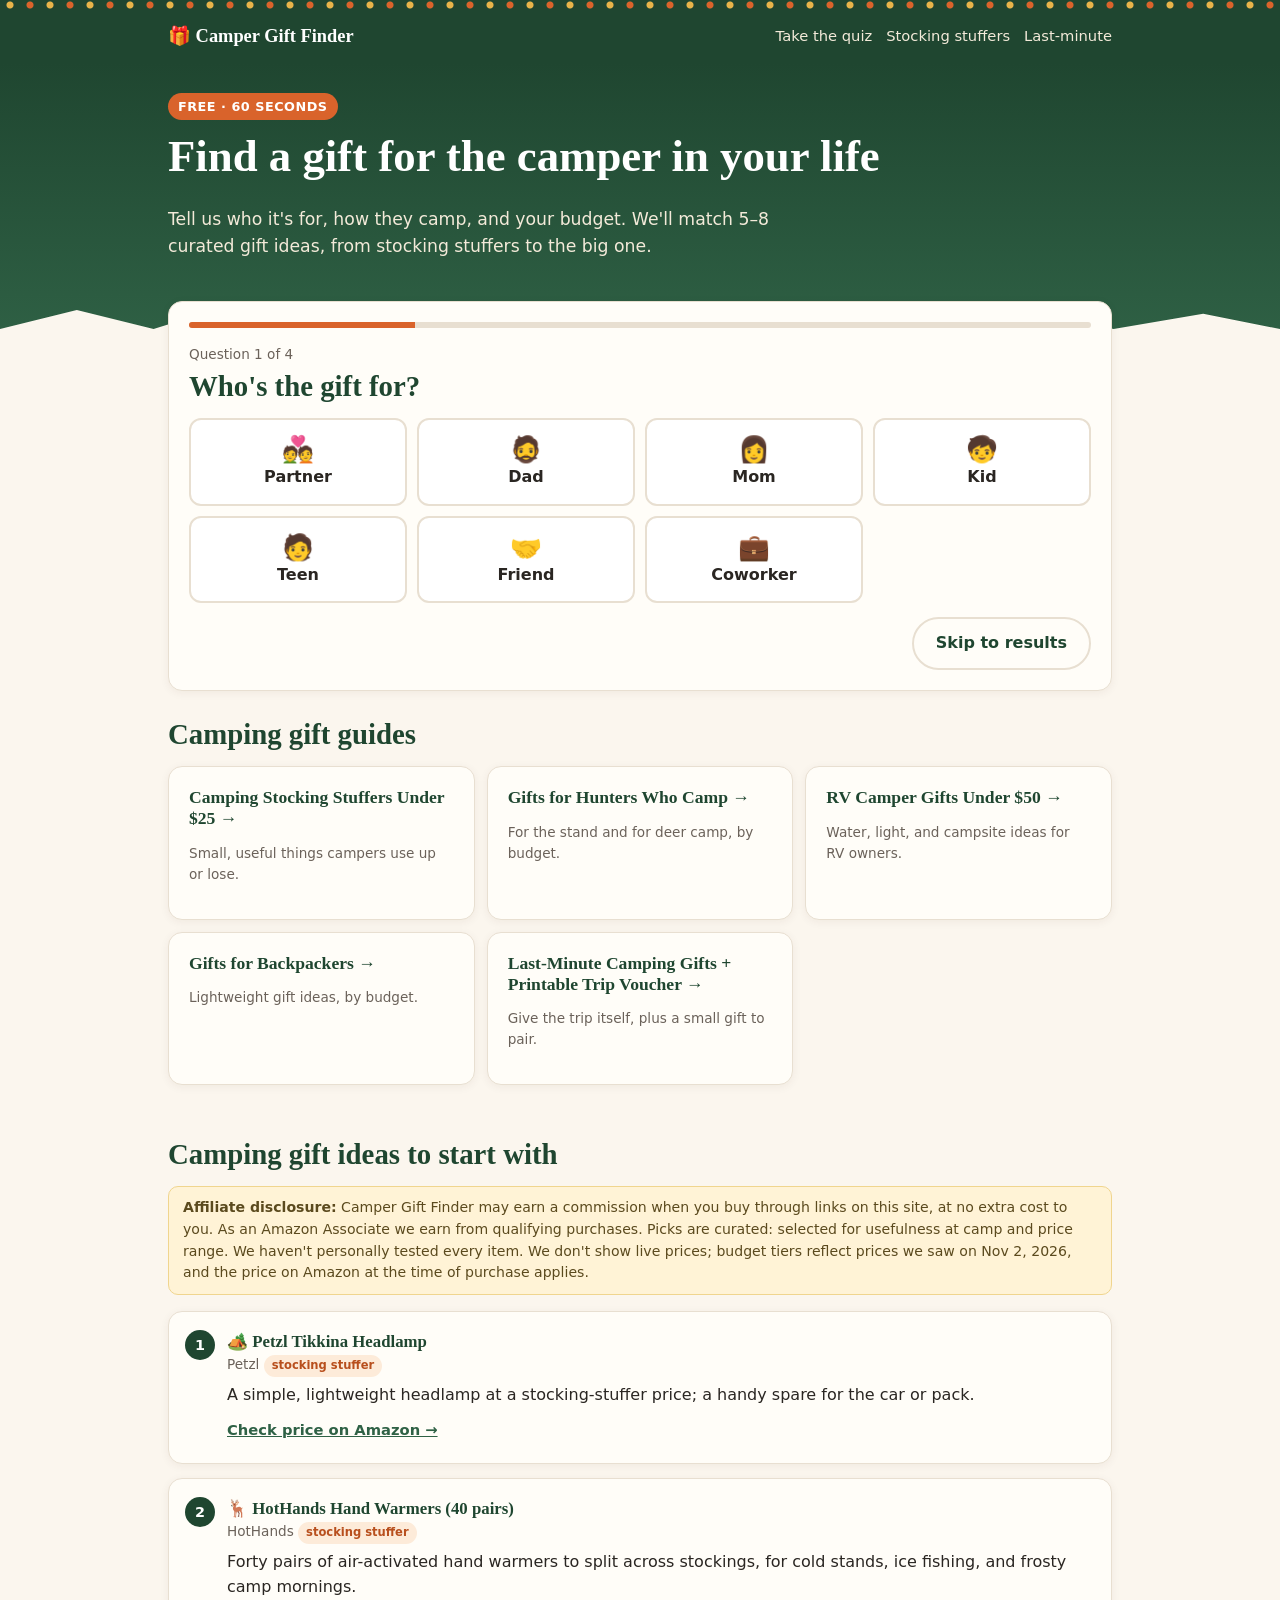
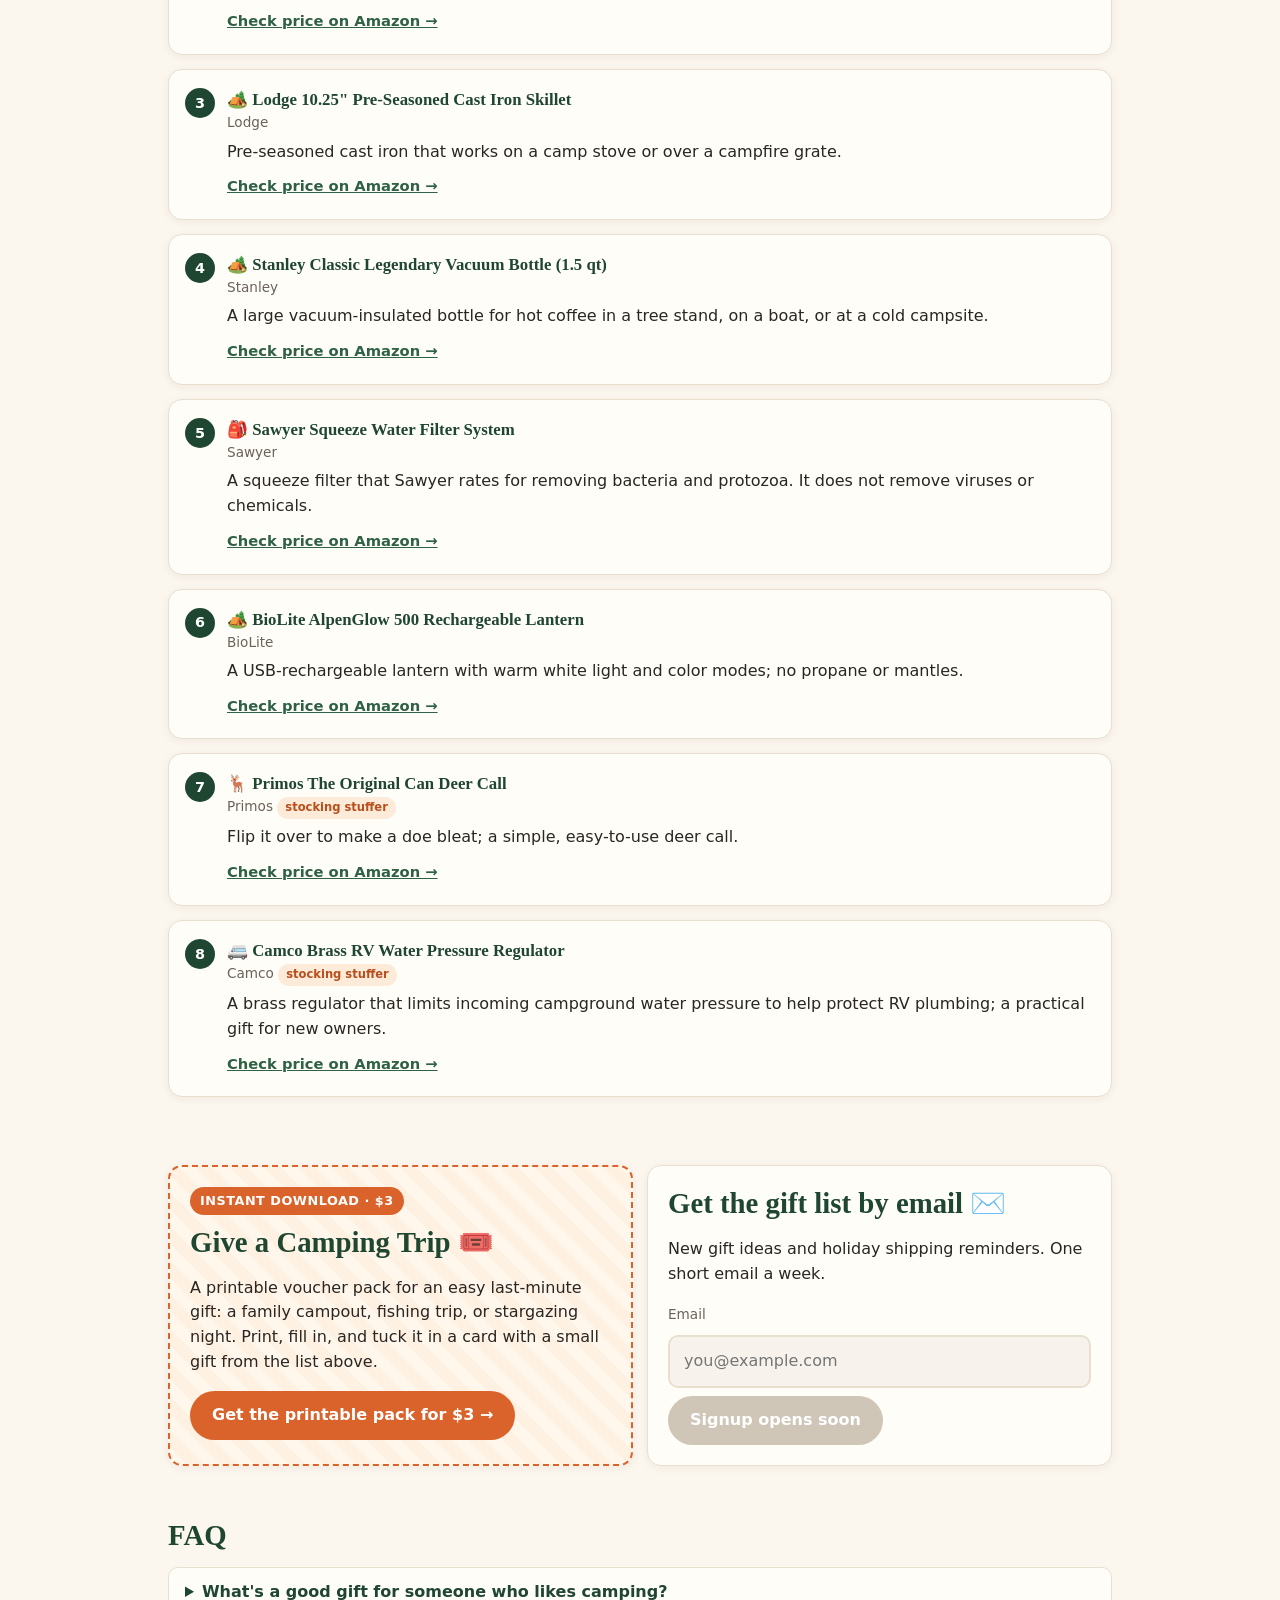
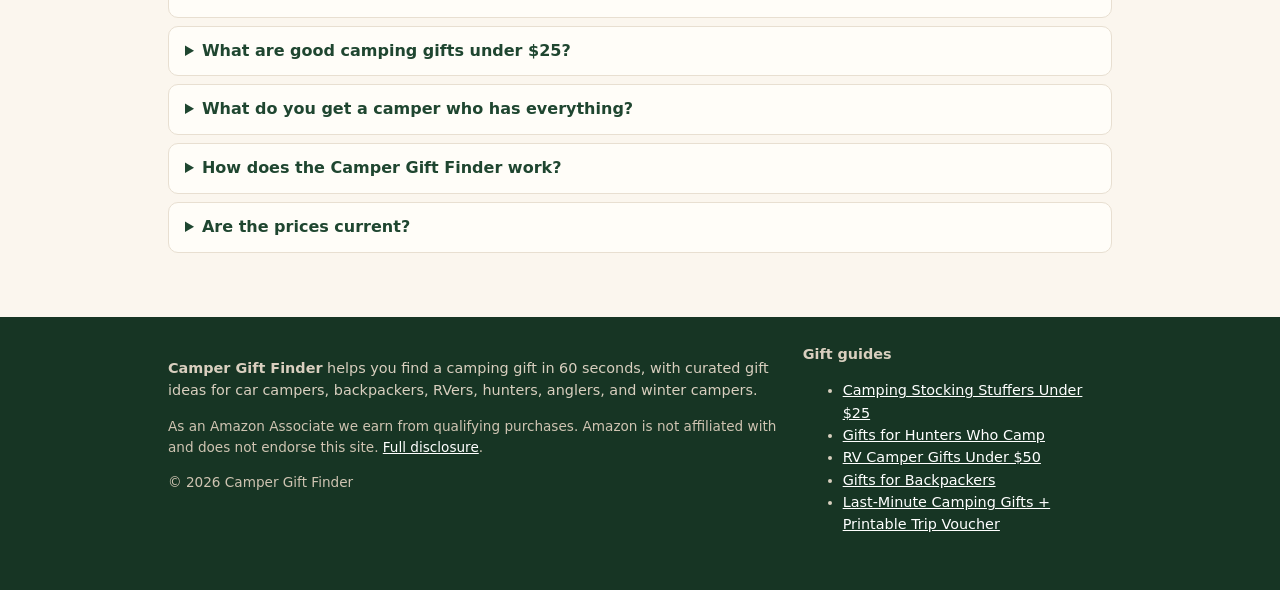
<file: index.html>
<!doctype html>
<html lang="en"><head>
<meta charset="utf-8"><meta name="viewport" content="width=device-width,initial-scale=1">
<title>Camper Gift Finder: 60-Second Camping Gift Quiz (2026)</title>
<meta name="description" content="Find the right gift for a camper in 60 seconds. Pick who it&#x27;s for, how they camp (car, backpacking, RV, hunting, fishing, winter), and your budget, and get 5–8 curated gift ideas.">
<meta name="google-site-verification" content="2pLWlBY1CGkikMIlp99zrLKgqsXf8koxt27kfxNWPSs" />
<link rel="canonical" href="https://timfielder.github.io/camper-gift-finder/">
<meta property="og:type" content="website"><meta property="og:site_name" content="Camper Gift Finder">
<meta property="og:title" content="Camper Gift Finder: 60-Second Camping Gift Quiz (2026)"><meta property="og:description" content="Find the right gift for a camper in 60 seconds. Pick who it&#x27;s for, how they camp (car, backpacking, RV, hunting, fishing, winter), and your budget, and get 5–8 curated gift ideas.">
<meta property="og:url" content="https://timfielder.github.io/camper-gift-finder/"><meta property="og:image" content="https://timfielder.github.io/camper-gift-finder/img/og-default.png">
<meta name="twitter:card" content="summary_large_image"><meta name="twitter:title" content="Camper Gift Finder: 60-Second Camping Gift Quiz (2026)"><meta name="twitter:description" content="Find the right gift for a camper in 60 seconds. Pick who it&#x27;s for, how they camp (car, backpacking, RV, hunting, fishing, winter), and your budget, and get 5–8 curated gift ideas."><meta name="twitter:image" content="https://timfielder.github.io/camper-gift-finder/img/og-default.png">
<meta name="theme-color" content="#1f4630">
<link rel="icon" href="data:image/svg+xml,%3Csvg xmlns='http://www.w3.org/2000/svg' viewBox='0 0 100 100'%3E%3Ctext y='.9em' font-size='90'%3E%F0%9F%8E%81%3C/text%3E%3C/svg%3E">
<link rel="stylesheet" href="./css/style.css">
<script type="application/ld+json">{"@context": "https://schema.org", "@type": "WebApplication", "name": "Camper Gift Finder", "url": "https://timfielder.github.io/camper-gift-finder/", "applicationCategory": "LifestyleApplication", "operatingSystem": "Any", "offers": {"@type": "Offer", "price": "0", "priceCurrency": "USD"}, "description": "A free 60-second quiz that recommends camping gifts by recipient, camping style, and budget."}</script>
<script type="application/ld+json">{"@context": "https://schema.org", "@type": "ItemList", "name": "Camping gift ideas to start with", "url": "https://timfielder.github.io/camper-gift-finder/", "numberOfItems": 8, "itemListElement": [{"@type": "ListItem", "position": 1, "name": "Petzl Tikkina Headlamp", "url": "https://www.amazon.com/dp/B0FD64NN69?tag=campergiftfinder-20"}, {"@type": "ListItem", "position": 2, "name": "HotHands Hand Warmers (40 pairs)", "url": "https://www.amazon.com/dp/B0007ZF4OA?tag=campergiftfinder-20"}, {"@type": "ListItem", "position": 3, "name": "Lodge 10.25\" Pre-Seasoned Cast Iron Skillet", "url": "https://www.amazon.com/dp/B00WTSCXIS?tag=campergiftfinder-20"}, {"@type": "ListItem", "position": 4, "name": "Stanley Classic Legendary Vacuum Bottle (1.5 qt)", "url": "https://www.amazon.com/dp/B0CLZ1KY7Y?tag=campergiftfinder-20"}, {"@type": "ListItem", "position": 5, "name": "Sawyer Squeeze Water Filter System", "url": "https://www.amazon.com/dp/B00B1OSU4W?tag=campergiftfinder-20"}, {"@type": "ListItem", "position": 6, "name": "BioLite AlpenGlow 500 Rechargeable Lantern", "url": "https://www.amazon.com/dp/B08Z6294Y5?tag=campergiftfinder-20"}, {"@type": "ListItem", "position": 7, "name": "Primos The Original Can Deer Call", "url": "https://www.amazon.com/dp/B07C7HZ79N?tag=campergiftfinder-20"}, {"@type": "ListItem", "position": 8, "name": "Camco Brass RV Water Pressure Regulator", "url": "https://www.amazon.com/dp/B003BZD08U?tag=campergiftfinder-20"}]}</script>
<script type="application/ld+json">{"@context": "https://schema.org", "@type": "FAQPage", "mainEntity": [{"@type": "Question", "name": "What's a good gift for someone who likes camping?", "acceptedAnswer": {"@type": "Answer", "text": "It depends on how they camp. Car campers use cast iron, lanterns, and camp chairs; backpackers tend to want light upgrades like a water filter or inflatable pillow; hunters and anglers use hand warmers, game bags, or fishing pliers. Take the 60-second quiz for matched picks."}}, {"@type": "Question", "name": "What are good camping gifts under $25?", "acceptedAnswer": {"@type": "Answer", "text": "Headlamps (Petzl Tikkina), HotHands warmers, UCO stormproof matches, a LifeStraw filter straw, a Lodge 6.5-inch skillet, merino beanies, and a Night Sky star finder."}}, {"@type": "Question", "name": "What do you get a camper who has everything?", "acceptedAnswer": {"@type": "Answer", "text": "Consumables and upgrades: hand warmers, fuel-free fire starters, better socks, a camp cookbook, or an experience like a printable camping trip voucher."}}, {"@type": "Question", "name": "How does the Camper Gift Finder work?", "acceptedAnswer": {"@type": "Answer", "text": "You answer who the gift is for, how they camp, your budget, and (optionally) whether they're a beginner or seasoned. It returns 5–8 curated gift ideas from a curated list of 80 products (links checked Nov 2, 2026), each with a one-line reason."}}, {"@type": "Question", "name": "Are the prices current?", "acceptedAnswer": {"@type": "Answer", "text": "We don't show live prices. Budget tiers reflect prices we saw on Nov 2, 2026, and prices change. The price on Amazon at the time of purchase applies."}}]}</script>
</head><body>
<div class="lights" aria-hidden="true"></div>
<header class="site"><div class="wrap"><a class="brand" href="./">🎁 Camper Gift Finder</a>
<nav class="top" aria-label="Main"><a href="./#quiz">Take the quiz</a><a class="hide-sm" href="./gifts/stocking-stuffers-for-campers/">Stocking stuffers</a><a class="hide-sm" href="./gifts/last-minute-camping-gifts/">Last-minute</a></nav></div></header>
<div class="hero"><div class="wrap"><span class="kicker">Free · 60 seconds</span><h1>Find a gift for the camper in your life</h1><p>Tell us who it's for, how they camp, and your budget. We'll match 5–8 curated gift ideas, from stocking stuffers to the big one.</p></div></div>
<main class="wrap">
<div id="quiz" class="card quiz" aria-live="polite">
<div class="progress" aria-hidden="true"><i></i></div>
<div class="step" data-step="who"><div class="qcount">Question 1 of 4</div><h2>Who's the gift for?</h2><div class="opts"><button type="button" class="opt" data-k="who" data-v="partner" aria-pressed="false"><span class="e" aria-hidden="true">💑</span>Partner</button><button type="button" class="opt" data-k="who" data-v="dad" aria-pressed="false"><span class="e" aria-hidden="true">🧔</span>Dad</button><button type="button" class="opt" data-k="who" data-v="mom" aria-pressed="false"><span class="e" aria-hidden="true">👩</span>Mom</button><button type="button" class="opt" data-k="who" data-v="kid" aria-pressed="false"><span class="e" aria-hidden="true">🧒</span>Kid</button><button type="button" class="opt" data-k="who" data-v="teen" aria-pressed="false"><span class="e" aria-hidden="true">🧑</span>Teen</button><button type="button" class="opt" data-k="who" data-v="friend" aria-pressed="false"><span class="e" aria-hidden="true">🤝</span>Friend</button><button type="button" class="opt" data-k="who" data-v="coworker" aria-pressed="false"><span class="e" aria-hidden="true">💼</span>Coworker</button></div></div>
<div class="step" data-step="style"><div class="qcount">Question 2 of 4</div><h2>How do they camp?</h2><div class="opts"><button type="button" class="opt" data-k="style" data-v="car" aria-pressed="false"><span class="e" aria-hidden="true">🏕️</span>Car & family</button><button type="button" class="opt" data-k="style" data-v="backpacking" aria-pressed="false"><span class="e" aria-hidden="true">🎒</span>Backpacking</button><button type="button" class="opt" data-k="style" data-v="rv" aria-pressed="false"><span class="e" aria-hidden="true">🚐</span>RV</button><button type="button" class="opt" data-k="style" data-v="hunting" aria-pressed="false"><span class="e" aria-hidden="true">🦌</span>Hunting</button><button type="button" class="opt" data-k="style" data-v="fishing" aria-pressed="false"><span class="e" aria-hidden="true">🎣</span>Fishing</button><button type="button" class="opt" data-k="style" data-v="winter" aria-pressed="false"><span class="e" aria-hidden="true">❄️</span>Winter</button></div></div>
<div class="step" data-step="budget"><div class="qcount">Question 3 of 4</div><h2>What's your budget?</h2><div class="opts"><button type="button" class="opt" data-k="budget" data-v="u25" aria-pressed="false"><span class="e" aria-hidden="true">🧦</span>Under $25</button><button type="button" class="opt" data-k="budget" data-v="25-50" aria-pressed="false"><span class="e" aria-hidden="true">🎁</span>$25–50</button><button type="button" class="opt" data-k="budget" data-v="50-100" aria-pressed="false"><span class="e" aria-hidden="true">🎄</span>$50–100</button><button type="button" class="opt" data-k="budget" data-v="100+" aria-pressed="false"><span class="e" aria-hidden="true">⭐</span>$100+</button></div></div>
<div class="step" data-step="level"><div class="qcount">Question 4 of 4 (optional)</div><h2>Beginner or seasoned camper?</h2><div class="opts"><button type="button" class="opt" data-k="level" data-v="beginner" aria-pressed="false"><span class="e" aria-hidden="true">🌱</span>Beginner</button><button type="button" class="opt" data-k="level" data-v="seasoned" aria-pressed="false"><span class="e" aria-hidden="true">🔥</span>Seasoned</button><button type="button" class="opt" data-k="level" data-v="any" aria-pressed="false"><span class="e" aria-hidden="true">🤷</span>Not sure</button></div></div>
<div class="row"><button type="button" id="qback" class="btn ghost hidden">← Back</button><button type="button" id="qskip" class="btn ghost" style="margin-left:auto">Skip to results</button></div>
</div>
<div id="results" class="results hidden" tabindex="-1"><h2 id="rtitle">Your picks</h2><p id="rcount" class="small"></p><p class="disclosure"><strong>Affiliate disclosure:</strong> Camper Gift Finder may earn a commission when you buy through links on this site, at no extra cost to you. As an Amazon Associate we earn from qualifying purchases. Picks are curated: selected for usefulness at camp and price range. We haven't personally tested every item. We don't show live prices; budget tiers reflect prices we saw on Nov 2, 2026, and the price on Amazon at the time of purchase applies.</p>
<div id="picks" class="picks"></div>
<div class="card" style="margin-top:14px"><div class="row"><div style="flex:1;min-width:220px"><label class="share" for="shareurl">Share these picks (send it to whoever else is shopping):</label><input id="shareurl" readonly style="width:100%;padding:10px;border:1px solid var(--line);border-radius:8px;margin-top:6px"></div><button type="button" id="copy" class="btn">Copy link</button><button type="button" id="restart" class="btn ghost">Start over</button></div></div>
</div>
<section><h2>Camping gift guides</h2><div class="guides"><a class="card" href="./gifts/stocking-stuffers-for-campers/"><h3>Camping Stocking Stuffers Under $25 →</h3><p class="small">Small, useful things campers use up or lose.</p></a><a class="card" href="./gifts/gifts-for-hunters-who-camp/"><h3>Gifts for Hunters Who Camp →</h3><p class="small">For the stand and for deer camp, by budget.</p></a><a class="card" href="./gifts/rv-camper-gifts-under-50/"><h3>RV Camper Gifts Under $50 →</h3><p class="small">Water, light, and campsite ideas for RV owners.</p></a><a class="card" href="./gifts/gifts-for-backpackers/"><h3>Gifts for Backpackers →</h3><p class="small">Lightweight gift ideas, by budget.</p></a><a class="card" href="./gifts/last-minute-camping-gifts/"><h3>Last-Minute Camping Gifts + Printable Trip Voucher →</h3><p class="small">Give the trip itself, plus a small gift to pair.</p></a></div></section>
<section><h2>Camping gift ideas to start with</h2><p class="disclosure"><strong>Affiliate disclosure:</strong> Camper Gift Finder may earn a commission when you buy through links on this site, at no extra cost to you. As an Amazon Associate we earn from qualifying purchases. Picks are curated: selected for usefulness at camp and price range. We haven't personally tested every item. We don't show live prices; budget tiers reflect prices we saw on Nov 2, 2026, and the price on Amazon at the time of purchase applies.</p><ol class="list"><li><article class="card pick"><div><h3>🏕️ Petzl Tikkina Headlamp</h3><div class="meta">Petzl <span class="tag s">stocking stuffer</span></div><p>A simple, lightweight headlamp at a stocking-stuffer price; a handy spare for the car or pack.</p><a class="buy" href="https://www.amazon.com/dp/B0FD64NN69?tag=campergiftfinder-20" target="_blank" rel="sponsored nofollow noopener">Check price on Amazon →</a></div></article></li><li><article class="card pick"><div><h3>🦌 HotHands Hand Warmers (40 pairs)</h3><div class="meta">HotHands <span class="tag s">stocking stuffer</span></div><p>Forty pairs of air-activated hand warmers to split across stockings, for cold stands, ice fishing, and frosty camp mornings.</p><a class="buy" href="https://www.amazon.com/dp/B0007ZF4OA?tag=campergiftfinder-20" target="_blank" rel="sponsored nofollow noopener">Check price on Amazon →</a></div></article></li><li><article class="card pick"><div><h3>🏕️ Lodge 10.25&quot; Pre-Seasoned Cast Iron Skillet</h3><div class="meta">Lodge</div><p>Pre-seasoned cast iron that works on a camp stove or over a campfire grate.</p><a class="buy" href="https://www.amazon.com/dp/B00WTSCXIS?tag=campergiftfinder-20" target="_blank" rel="sponsored nofollow noopener">Check price on Amazon →</a></div></article></li><li><article class="card pick"><div><h3>🏕️ Stanley Classic Legendary Vacuum Bottle (1.5 qt)</h3><div class="meta">Stanley</div><p>A large vacuum-insulated bottle for hot coffee in a tree stand, on a boat, or at a cold campsite.</p><a class="buy" href="https://www.amazon.com/dp/B0CLZ1KY7Y?tag=campergiftfinder-20" target="_blank" rel="sponsored nofollow noopener">Check price on Amazon →</a></div></article></li><li><article class="card pick"><div><h3>🎒 Sawyer Squeeze Water Filter System</h3><div class="meta">Sawyer</div><p>A squeeze filter that Sawyer rates for removing bacteria and protozoa. It does not remove viruses or chemicals.</p><a class="buy" href="https://www.amazon.com/dp/B00B1OSU4W?tag=campergiftfinder-20" target="_blank" rel="sponsored nofollow noopener">Check price on Amazon →</a></div></article></li><li><article class="card pick"><div><h3>🏕️ BioLite AlpenGlow 500 Rechargeable Lantern</h3><div class="meta">BioLite</div><p>A USB-rechargeable lantern with warm white light and color modes; no propane or mantles.</p><a class="buy" href="https://www.amazon.com/dp/B08Z6294Y5?tag=campergiftfinder-20" target="_blank" rel="sponsored nofollow noopener">Check price on Amazon →</a></div></article></li><li><article class="card pick"><div><h3>🦌 Primos The Original Can Deer Call</h3><div class="meta">Primos <span class="tag s">stocking stuffer</span></div><p>Flip it over to make a doe bleat; a simple, easy-to-use deer call.</p><a class="buy" href="https://www.amazon.com/dp/B07C7HZ79N?tag=campergiftfinder-20" target="_blank" rel="sponsored nofollow noopener">Check price on Amazon →</a></div></article></li><li><article class="card pick"><div><h3>🚐 Camco Brass RV Water Pressure Regulator</h3><div class="meta">Camco <span class="tag s">stocking stuffer</span></div><p>A brass regulator that limits incoming campground water pressure to help protect RV plumbing; a practical gift for new owners.</p><a class="buy" href="https://www.amazon.com/dp/B003BZD08U?tag=campergiftfinder-20" target="_blank" rel="sponsored nofollow noopener">Check price on Amazon →</a></div></article></li></ol></section><section><div class="promo">
<div class="card voucher"><span class="kicker">Instant download · $3</span><h2>Give a Camping Trip 🎟️</h2><p>A printable voucher pack for an easy last-minute gift: a family campout, fishing trip, or stargazing night. Print, fill in, and tuck it in a card with a small gift from the list above.</p><a class="btn" href="https://timber855.gumroad.com/l/wxigs" target="_blank" rel="noopener">Get the printable pack for $3 →</a></div>
<div class="card signup"><h2>Get the gift list by email ✉️</h2><p>New gift ideas and holiday shipping reminders. One short email a week.</p>
<form onsubmit="return false" aria-label="Email signup (coming soon)"><label class="small" for="em">Email</label><input id="em" type="email" placeholder="you@example.com" disabled><button class="btn soon" disabled aria-disabled="true">Signup opens soon</button></form></div>
</div></section><section class="faq"><h2>FAQ</h2><details><summary>What&#x27;s a good gift for someone who likes camping?</summary><p>It depends on how they camp. Car campers use cast iron, lanterns, and camp chairs; backpackers tend to want light upgrades like a water filter or inflatable pillow; hunters and anglers use hand warmers, game bags, or fishing pliers. Take the 60-second quiz for matched picks.</p></details><details><summary>What are good camping gifts under $25?</summary><p>Headlamps (Petzl Tikkina), HotHands warmers, UCO stormproof matches, a LifeStraw filter straw, a Lodge 6.5-inch skillet, merino beanies, and a Night Sky star finder.</p></details><details><summary>What do you get a camper who has everything?</summary><p>Consumables and upgrades: hand warmers, fuel-free fire starters, better socks, a camp cookbook, or an experience like a printable camping trip voucher.</p></details><details><summary>How does the Camper Gift Finder work?</summary><p>You answer who the gift is for, how they camp, your budget, and (optionally) whether they&#x27;re a beginner or seasoned. It returns 5–8 curated gift ideas from a curated list of 80 products (links checked Nov 2, 2026), each with a one-line reason.</p></details><details><summary>Are the prices current?</summary><p>We don&#x27;t show live prices. Budget tiers reflect prices we saw on Nov 2, 2026, and prices change. The price on Amazon at the time of purchase applies.</p></details></section></main><script src="./js/products.js"></script><script src="./js/app.js"></script><footer class="site"><div class="wrap"><div class="cols"><div>
<p><strong>Camper Gift Finder</strong> helps you find a camping gift in 60 seconds, with curated gift ideas for car campers, backpackers, RVers, hunters, anglers, and winter campers.</p>
<p class="small" style="color:#cfc4b2">As an Amazon Associate we earn from qualifying purchases. Amazon is not affiliated with and does not endorse this site. <a href="./disclosure/">Full disclosure</a>.</p>
<p class="small" style="color:#cfc4b2">© 2026 Camper Gift Finder</p></div>
<div><strong>Gift guides</strong><ul><li><a href="./gifts/stocking-stuffers-for-campers/">Camping Stocking Stuffers Under $25</a></li><li><a href="./gifts/gifts-for-hunters-who-camp/">Gifts for Hunters Who Camp</a></li><li><a href="./gifts/rv-camper-gifts-under-50/">RV Camper Gifts Under $50</a></li><li><a href="./gifts/gifts-for-backpackers/">Gifts for Backpackers</a></li><li><a href="./gifts/last-minute-camping-gifts/">Last-Minute Camping Gifts + Printable Trip Voucher</a></li></ul></div></div></div></footer>
</body></html>
</file>
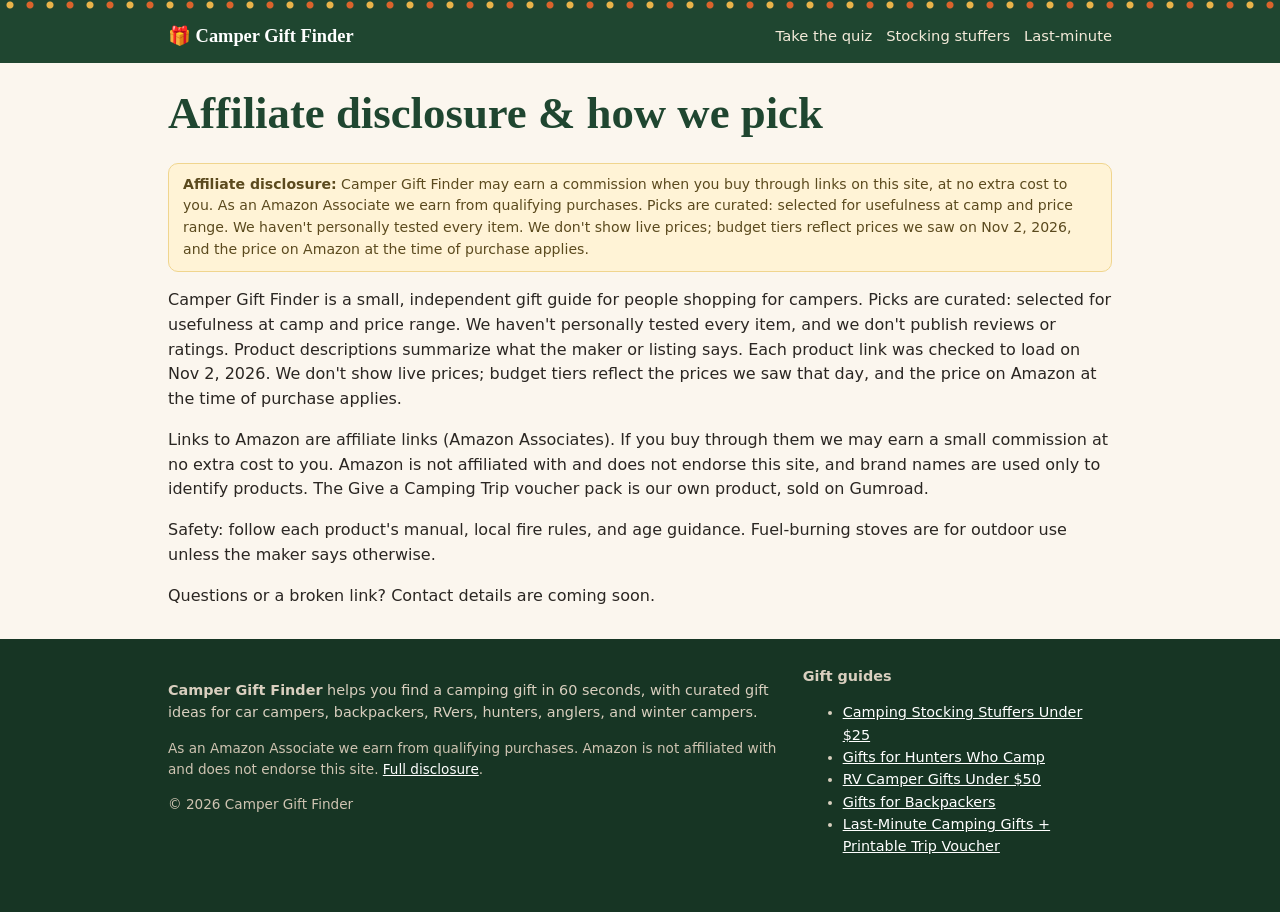
<file: disclosure/index.html>
<!doctype html>
<html lang="en"><head>
<meta charset="utf-8"><meta name="viewport" content="width=device-width,initial-scale=1">
<title>Affiliate Disclosure | Camper Gift Finder</title>
<meta name="description" content="How Camper Gift Finder picks gifts and earns money.">
<link rel="canonical" href="https://timfielder.github.io/camper-gift-finder/disclosure/">
<meta property="og:type" content="website"><meta property="og:site_name" content="Camper Gift Finder">
<meta property="og:title" content="Affiliate Disclosure | Camper Gift Finder"><meta property="og:description" content="How Camper Gift Finder picks gifts and earns money.">
<meta property="og:url" content="https://timfielder.github.io/camper-gift-finder/disclosure/"><meta property="og:image" content="https://timfielder.github.io/camper-gift-finder/img/og-default.png">
<meta name="twitter:card" content="summary_large_image"><meta name="twitter:title" content="Affiliate Disclosure | Camper Gift Finder"><meta name="twitter:description" content="How Camper Gift Finder picks gifts and earns money."><meta name="twitter:image" content="https://timfielder.github.io/camper-gift-finder/img/og-default.png">
<meta name="theme-color" content="#1f4630">
<link rel="icon" href="data:image/svg+xml,%3Csvg xmlns='http://www.w3.org/2000/svg' viewBox='0 0 100 100'%3E%3Ctext y='.9em' font-size='90'%3E%F0%9F%8E%81%3C/text%3E%3C/svg%3E">
<link rel="stylesheet" href="../css/style.css">
</head><body>
<div class="lights" aria-hidden="true"></div>
<header class="site"><div class="wrap"><a class="brand" href="../">🎁 Camper Gift Finder</a>
<nav class="top" aria-label="Main"><a href="../#quiz">Take the quiz</a><a class="hide-sm" href="../gifts/stocking-stuffers-for-campers/">Stocking stuffers</a><a class="hide-sm" href="../gifts/last-minute-camping-gifts/">Last-minute</a></nav></div></header>
<main class="wrap" style="padding-top:24px"><h1>Affiliate disclosure &amp; how we pick</h1><p class="disclosure"><strong>Affiliate disclosure:</strong> Camper Gift Finder may earn a commission when you buy through links on this site, at no extra cost to you. As an Amazon Associate we earn from qualifying purchases. Picks are curated: selected for usefulness at camp and price range. We haven't personally tested every item. We don't show live prices; budget tiers reflect prices we saw on Nov 2, 2026, and the price on Amazon at the time of purchase applies.</p><p>Camper Gift Finder is a small, independent gift guide for people shopping for campers. Picks are curated: selected for usefulness at camp and price range. We haven't personally tested every item, and we don't publish reviews or ratings. Product descriptions summarize what the maker or listing says. Each product link was checked to load on Nov 2, 2026. We don't show live prices; budget tiers reflect the prices we saw that day, and the price on Amazon at the time of purchase applies.</p><p>Links to Amazon are affiliate links (Amazon Associates). If you buy through them we may earn a small commission at no extra cost to you. Amazon is not affiliated with and does not endorse this site, and brand names are used only to identify products. The Give a Camping Trip voucher pack is our own product, sold on Gumroad.</p><p>Safety: follow each product's manual, local fire rules, and age guidance. Fuel-burning stoves are for outdoor use unless the maker says otherwise.</p><p>Questions or a broken link? Contact details are coming soon.</p></main><footer class="site"><div class="wrap"><div class="cols"><div>
<p><strong>Camper Gift Finder</strong> helps you find a camping gift in 60 seconds, with curated gift ideas for car campers, backpackers, RVers, hunters, anglers, and winter campers.</p>
<p class="small" style="color:#cfc4b2">As an Amazon Associate we earn from qualifying purchases. Amazon is not affiliated with and does not endorse this site. <a href="../disclosure/">Full disclosure</a>.</p>
<p class="small" style="color:#cfc4b2">© 2026 Camper Gift Finder</p></div>
<div><strong>Gift guides</strong><ul><li><a href="../gifts/stocking-stuffers-for-campers/">Camping Stocking Stuffers Under $25</a></li><li><a href="../gifts/gifts-for-hunters-who-camp/">Gifts for Hunters Who Camp</a></li><li><a href="../gifts/rv-camper-gifts-under-50/">RV Camper Gifts Under $50</a></li><li><a href="../gifts/gifts-for-backpackers/">Gifts for Backpackers</a></li><li><a href="../gifts/last-minute-camping-gifts/">Last-Minute Camping Gifts + Printable Trip Voucher</a></li></ul></div></div></div></footer>
</body></html>
</file>
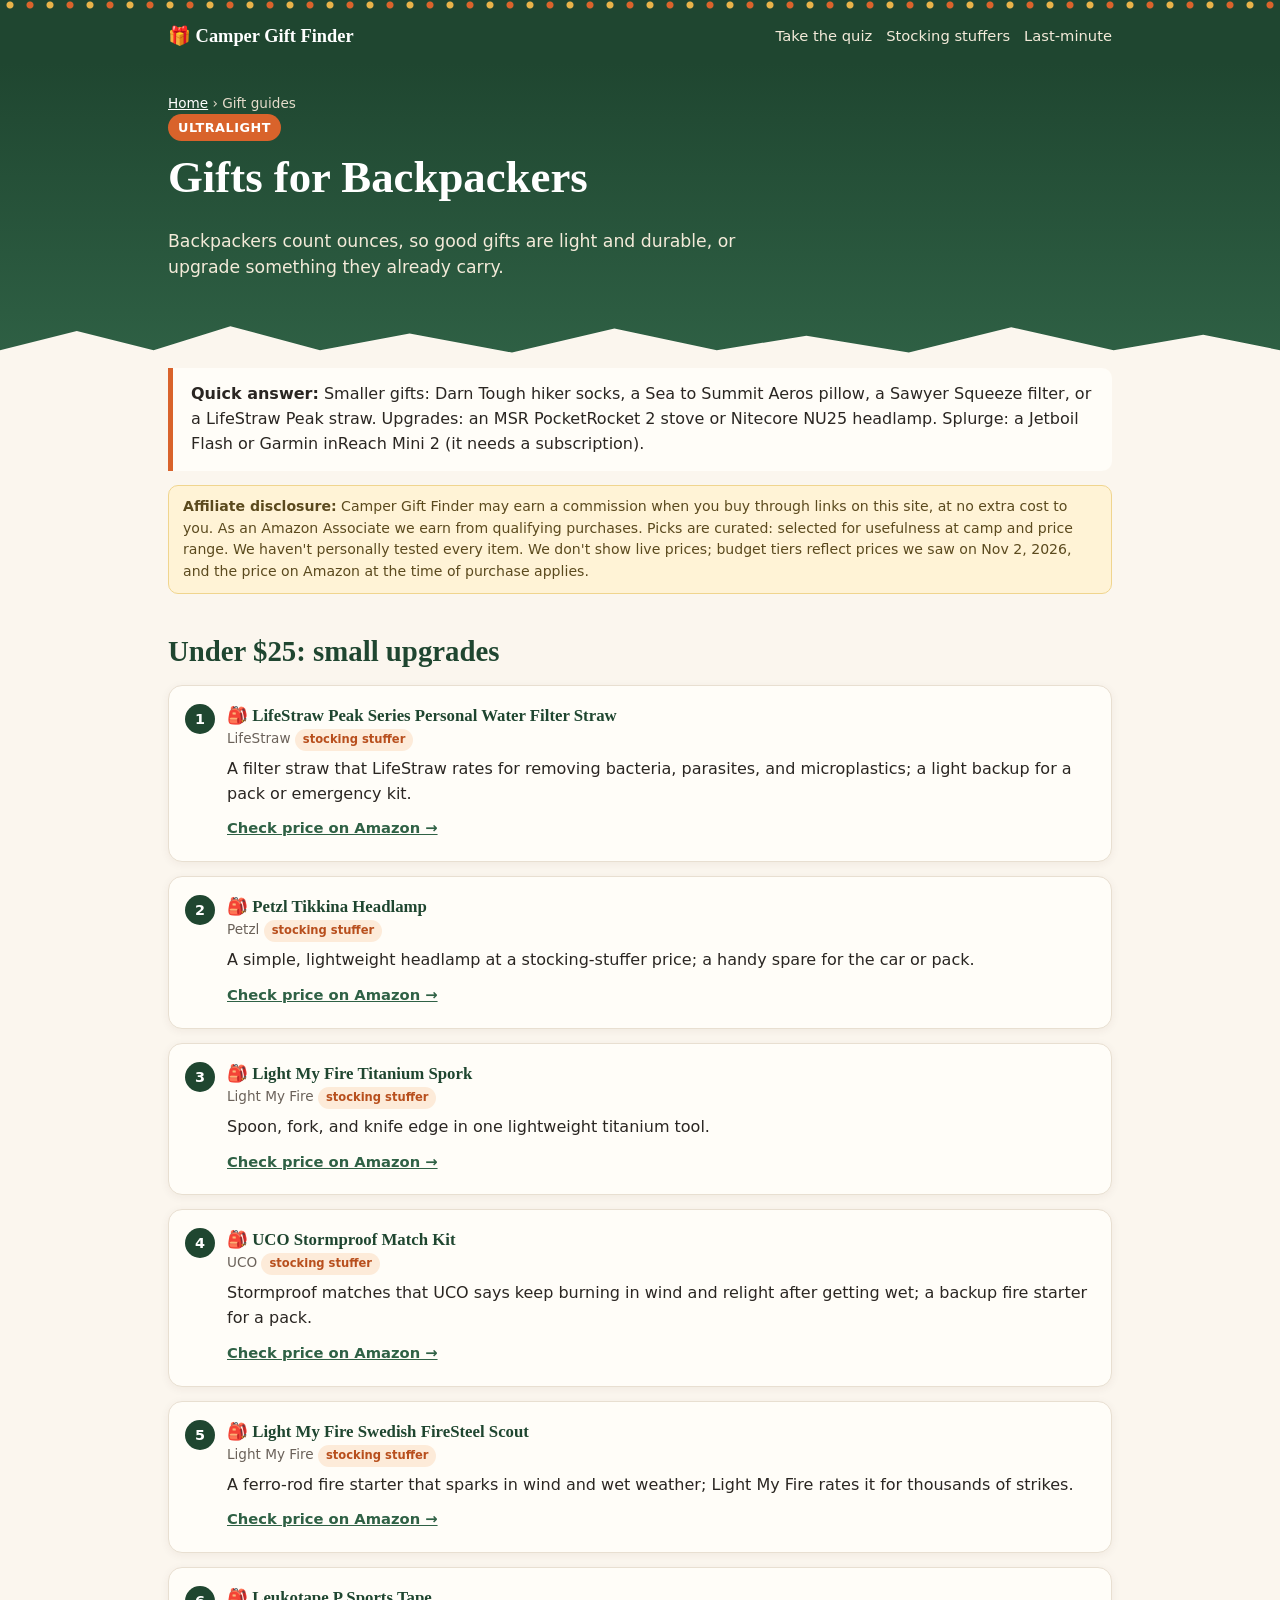
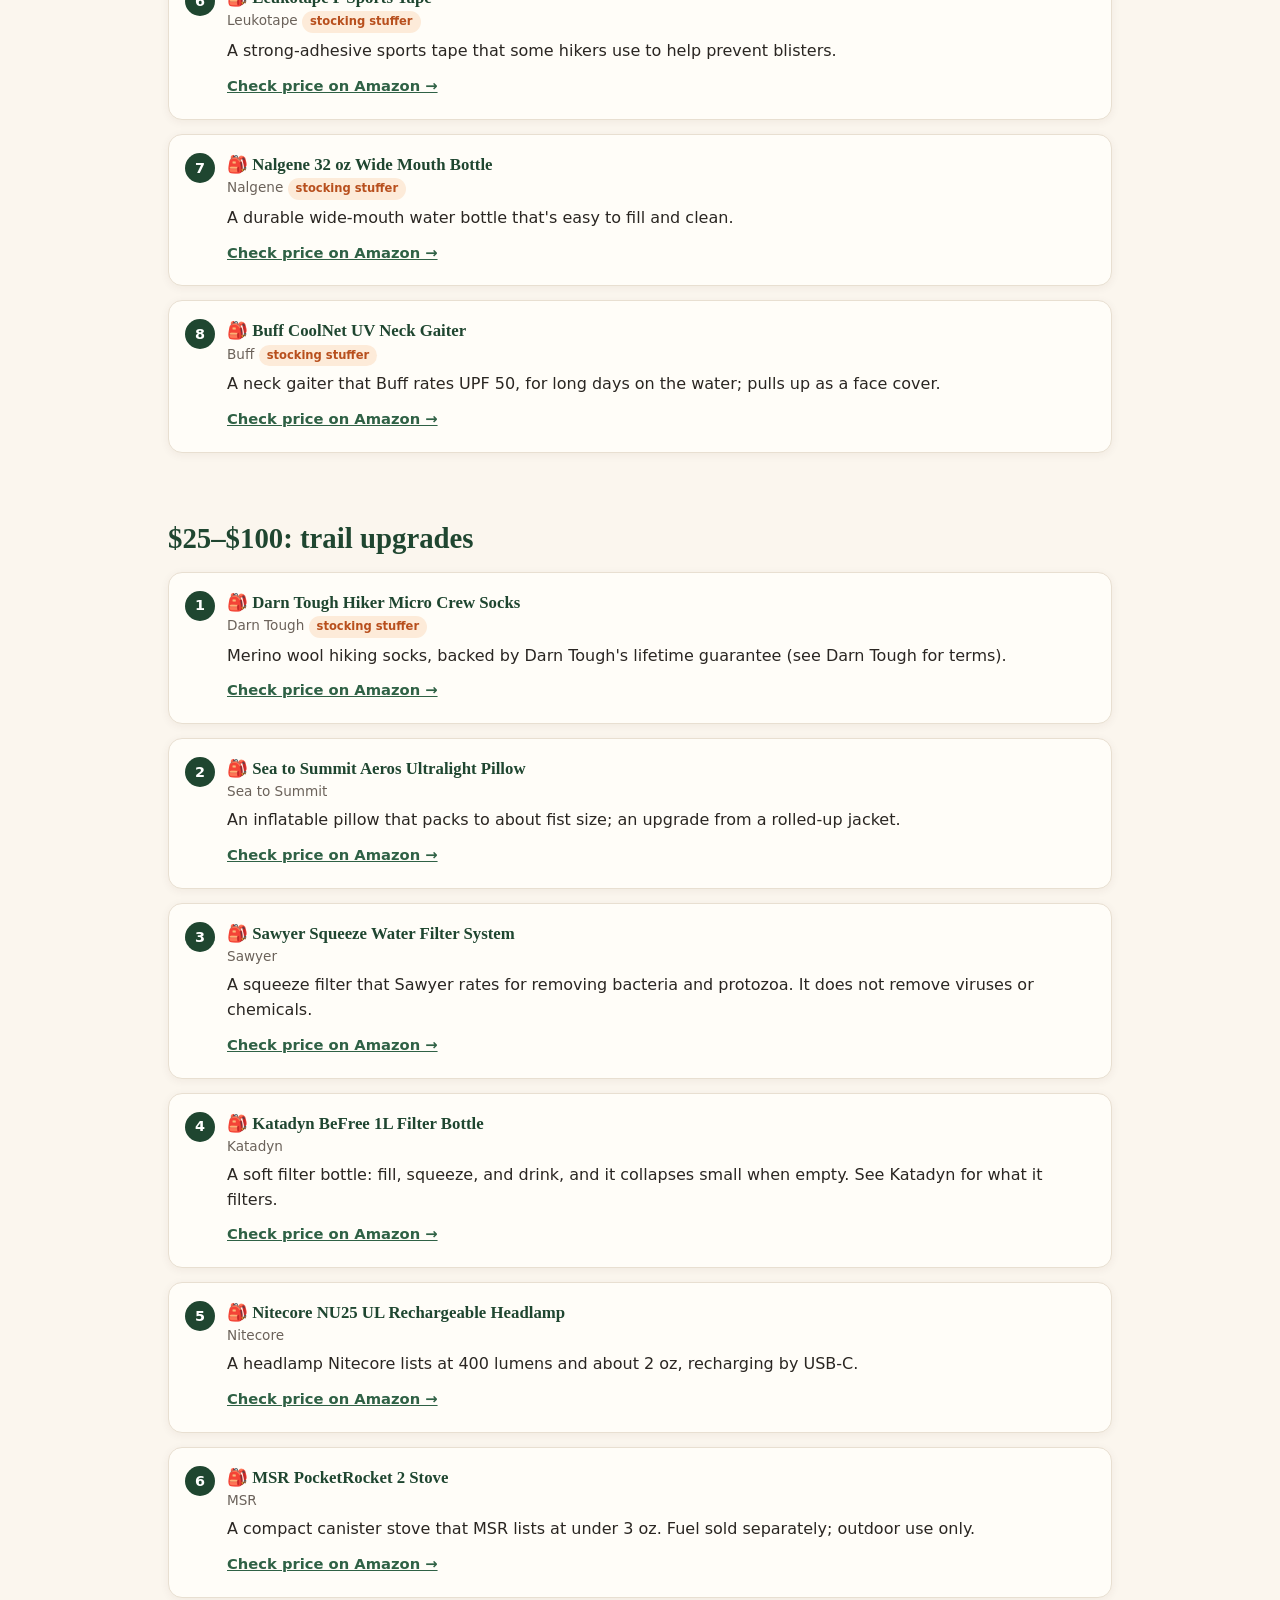
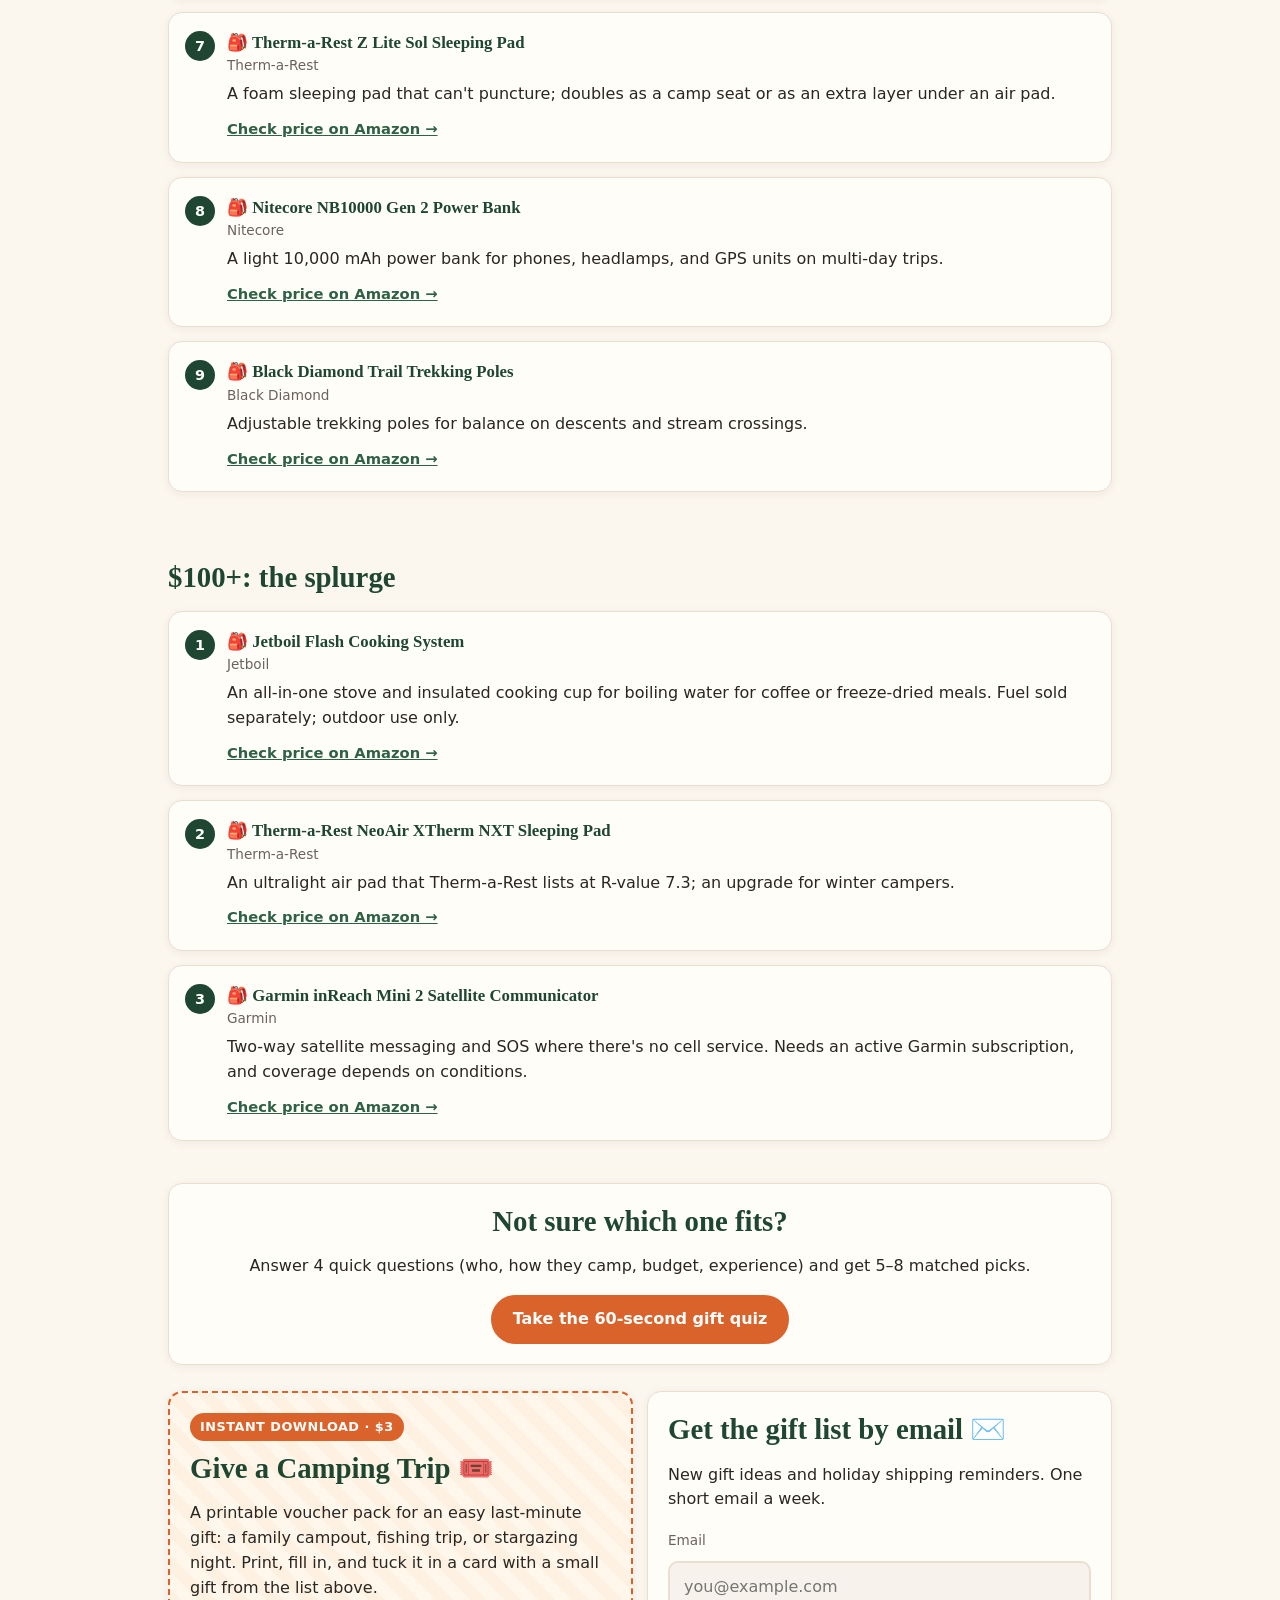
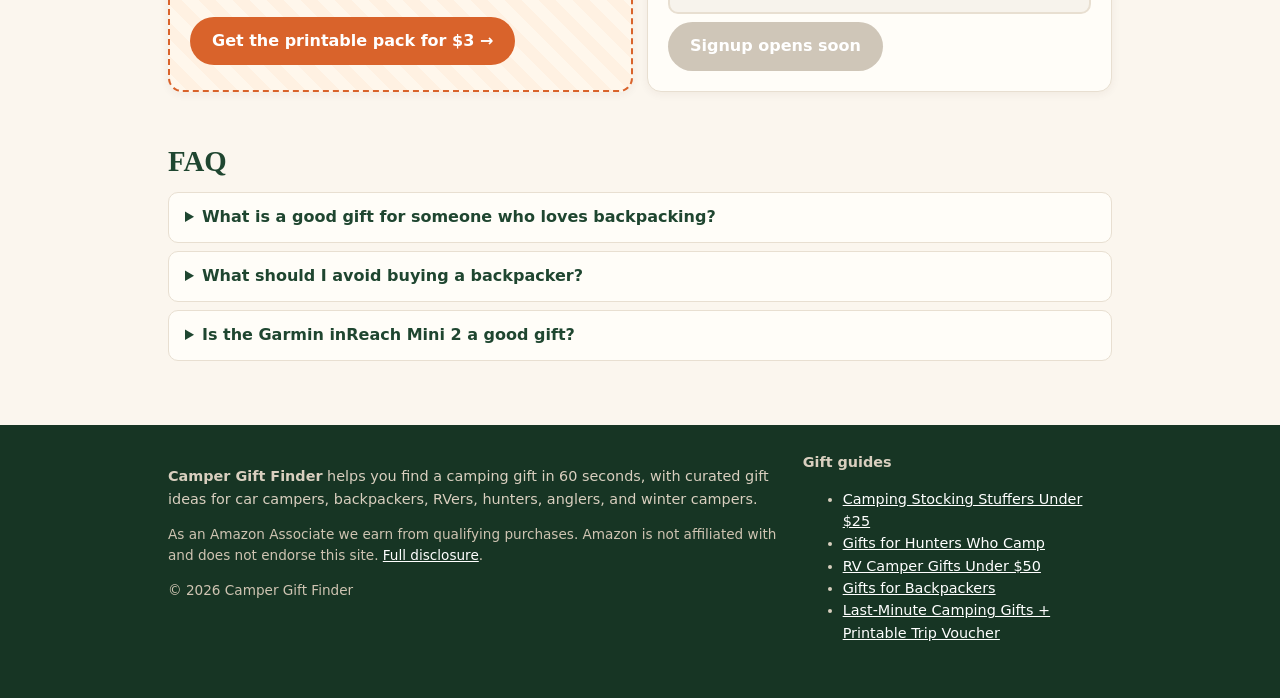
<file: gifts/gifts-for-backpackers/index.html>
<!doctype html>
<html lang="en"><head>
<meta charset="utf-8"><meta name="viewport" content="width=device-width,initial-scale=1">
<title>Gifts for Backpackers (2026): Lightweight Gift Ideas by Budget</title>
<meta name="description" content="Gift ideas for backpackers by budget: Sawyer Squeeze, Darn Tough socks, Sea to Summit Aeros pillow, MSR PocketRocket 2, Nitecore headlamp, Jetboil Flash, and Garmin inReach Mini 2.">
<link rel="canonical" href="https://timfielder.github.io/camper-gift-finder/gifts/gifts-for-backpackers/">
<meta property="og:type" content="website"><meta property="og:site_name" content="Camper Gift Finder">
<meta property="og:title" content="Gifts for Backpackers (2026): Lightweight Gift Ideas by Budget"><meta property="og:description" content="Gift ideas for backpackers by budget: Sawyer Squeeze, Darn Tough socks, Sea to Summit Aeros pillow, MSR PocketRocket 2, Nitecore headlamp, Jetboil Flash, and Garmin inReach Mini 2.">
<meta property="og:url" content="https://timfielder.github.io/camper-gift-finder/gifts/gifts-for-backpackers/"><meta property="og:image" content="https://timfielder.github.io/camper-gift-finder/img/og-gifts-for-backpackers.png">
<meta name="twitter:card" content="summary_large_image"><meta name="twitter:title" content="Gifts for Backpackers (2026): Lightweight Gift Ideas by Budget"><meta name="twitter:description" content="Gift ideas for backpackers by budget: Sawyer Squeeze, Darn Tough socks, Sea to Summit Aeros pillow, MSR PocketRocket 2, Nitecore headlamp, Jetboil Flash, and Garmin inReach Mini 2."><meta name="twitter:image" content="https://timfielder.github.io/camper-gift-finder/img/og-gifts-for-backpackers.png">
<meta name="theme-color" content="#1f4630">
<link rel="icon" href="data:image/svg+xml,%3Csvg xmlns='http://www.w3.org/2000/svg' viewBox='0 0 100 100'%3E%3Ctext y='.9em' font-size='90'%3E%F0%9F%8E%81%3C/text%3E%3C/svg%3E">
<link rel="stylesheet" href="../../css/style.css">
<script type="application/ld+json">{"@context": "https://schema.org", "@type": "ItemList", "name": "Gifts for Backpackers", "url": "https://timfielder.github.io/camper-gift-finder/gifts/gifts-for-backpackers/", "numberOfItems": 20, "itemListElement": [{"@type": "ListItem", "position": 1, "name": "LifeStraw Peak Series Personal Water Filter Straw", "url": "https://www.amazon.com/dp/B09SBPWHS7?tag=campergiftfinder-20"}, {"@type": "ListItem", "position": 2, "name": "Petzl Tikkina Headlamp", "url": "https://www.amazon.com/dp/B0FD64NN69?tag=campergiftfinder-20"}, {"@type": "ListItem", "position": 3, "name": "Light My Fire Titanium Spork", "url": "https://www.amazon.com/dp/B08NF675DY?tag=campergiftfinder-20"}, {"@type": "ListItem", "position": 4, "name": "UCO Stormproof Match Kit", "url": "https://www.amazon.com/dp/B003I1T7ES?tag=campergiftfinder-20"}, {"@type": "ListItem", "position": 5, "name": "Light My Fire Swedish FireSteel Scout", "url": "https://www.amazon.com/dp/B07NQHP4KX?tag=campergiftfinder-20"}, {"@type": "ListItem", "position": 6, "name": "Leukotape P Sports Tape", "url": "https://www.amazon.com/dp/B000E59HXC?tag=campergiftfinder-20"}, {"@type": "ListItem", "position": 7, "name": "Nalgene 32 oz Wide Mouth Bottle", "url": "https://www.amazon.com/dp/B09LMP8NB2?tag=campergiftfinder-20"}, {"@type": "ListItem", "position": 8, "name": "Buff CoolNet UV Neck Gaiter", "url": "https://www.amazon.com/dp/B07GR42L3C?tag=campergiftfinder-20"}, {"@type": "ListItem", "position": 9, "name": "Darn Tough Hiker Micro Crew Socks", "url": "https://www.amazon.com/dp/B01AITV95C?tag=campergiftfinder-20"}, {"@type": "ListItem", "position": 10, "name": "Sea to Summit Aeros Ultralight Pillow", "url": "https://www.amazon.com/dp/B07PCSHKFQ?tag=campergiftfinder-20"}, {"@type": "ListItem", "position": 11, "name": "Sawyer Squeeze Water Filter System", "url": "https://www.amazon.com/dp/B00B1OSU4W?tag=campergiftfinder-20"}, {"@type": "ListItem", "position": 12, "name": "Katadyn BeFree 1L Filter Bottle", "url": "https://www.amazon.com/dp/B075X5R67T?tag=campergiftfinder-20"}, {"@type": "ListItem", "position": 13, "name": "Nitecore NU25 UL Rechargeable Headlamp", "url": "https://www.amazon.com/dp/B0DY2SW4CH?tag=campergiftfinder-20"}, {"@type": "ListItem", "position": 14, "name": "MSR PocketRocket 2 Stove", "url": "https://www.amazon.com/dp/B01N5O7551?tag=campergiftfinder-20"}, {"@type": "ListItem", "position": 15, "name": "Therm-a-Rest Z Lite Sol Sleeping Pad", "url": "https://www.amazon.com/dp/B005I6R0WC?tag=campergiftfinder-20"}, {"@type": "ListItem", "position": 16, "name": "Nitecore NB10000 Gen 2 Power Bank", "url": "https://www.amazon.com/dp/B0C1Q7R2HS?tag=campergiftfinder-20"}, {"@type": "ListItem", "position": 17, "name": "Black Diamond Trail Trekking Poles", "url": "https://www.amazon.com/dp/B07KXXX6ZF?tag=campergiftfinder-20"}, {"@type": "ListItem", "position": 18, "name": "Jetboil Flash Cooking System", "url": "https://www.amazon.com/dp/B0DXQCVVYB?tag=campergiftfinder-20"}, {"@type": "ListItem", "position": 19, "name": "Therm-a-Rest NeoAir XTherm NXT Sleeping Pad", "url": "https://www.amazon.com/dp/B0CS54SN91?tag=campergiftfinder-20"}, {"@type": "ListItem", "position": 20, "name": "Garmin inReach Mini 2 Satellite Communicator", "url": "https://www.amazon.com/dp/B09PSKG7C3?tag=campergiftfinder-20"}]}</script>
<script type="application/ld+json">{"@context": "https://schema.org", "@type": "FAQPage", "mainEntity": [{"@type": "Question", "name": "What is a good gift for someone who loves backpacking?", "acceptedAnswer": {"@type": "Answer", "text": "Lightweight upgrades such as merino socks, an inflatable pillow, a water filter, a rechargeable headlamp, or an ultralight stove."}}, {"@type": "Question", "name": "What should I avoid buying a backpacker?", "acceptedAnswer": {"@type": "Answer", "text": "Heavy novelty gadgets and sized items like boots or packs. Fit is personal, and they'd rather choose those themselves."}}, {"@type": "Question", "name": "Is the Garmin inReach Mini 2 a good gift?", "acceptedAnswer": {"@type": "Answer", "text": "It can suit people who travel beyond cell coverage. It needs an active paid Garmin subscription to send messages or SOS, and it doesn't replace trip planning or telling someone your route."}}]}</script>
<script type="application/ld+json">{"@context": "https://schema.org", "@type": "BreadcrumbList", "itemListElement": [{"@type": "ListItem", "position": 1, "name": "Camper Gift Finder", "item": "https://timfielder.github.io/camper-gift-finder/"}, {"@type": "ListItem", "position": 2, "name": "Gifts for Backpackers"}]}</script>
</head><body>
<div class="lights" aria-hidden="true"></div>
<header class="site"><div class="wrap"><a class="brand" href="../../">🎁 Camper Gift Finder</a>
<nav class="top" aria-label="Main"><a href="../../#quiz">Take the quiz</a><a class="hide-sm" href="../../gifts/stocking-stuffers-for-campers/">Stocking stuffers</a><a class="hide-sm" href="../../gifts/last-minute-camping-gifts/">Last-minute</a></nav></div></header>
<div class="hero"><div class="wrap"><div class="crumbs"><a href="../../">Home</a> › Gift guides</div><span class="kicker">Ultralight</span><h1>Gifts for Backpackers</h1><p>Backpackers count ounces, so good gifts are light and durable, or upgrade something they already carry.</p></div></div>
<main class="wrap"><div class="quick"><strong>Quick answer:</strong> Smaller gifts: Darn Tough hiker socks, a Sea to Summit Aeros pillow, a Sawyer Squeeze filter, or a LifeStraw Peak straw. Upgrades: an MSR PocketRocket 2 stove or Nitecore NU25 headlamp. Splurge: a Jetboil Flash or Garmin inReach Mini 2 (it needs a subscription).</div>
<p class="disclosure"><strong>Affiliate disclosure:</strong> Camper Gift Finder may earn a commission when you buy through links on this site, at no extra cost to you. As an Amazon Associate we earn from qualifying purchases. Picks are curated: selected for usefulness at camp and price range. We haven't personally tested every item. We don't show live prices; budget tiers reflect prices we saw on Nov 2, 2026, and the price on Amazon at the time of purchase applies.</p><section><h2>Under $25: small upgrades</h2><ol class="list"><li><article class="card pick"><div><h3>🎒 LifeStraw Peak Series Personal Water Filter Straw</h3><div class="meta">LifeStraw <span class="tag s">stocking stuffer</span></div><p>A filter straw that LifeStraw rates for removing bacteria, parasites, and microplastics; a light backup for a pack or emergency kit.</p><a class="buy" href="https://www.amazon.com/dp/B09SBPWHS7?tag=campergiftfinder-20" target="_blank" rel="sponsored nofollow noopener">Check price on Amazon →</a></div></article></li><li><article class="card pick"><div><h3>🎒 Petzl Tikkina Headlamp</h3><div class="meta">Petzl <span class="tag s">stocking stuffer</span></div><p>A simple, lightweight headlamp at a stocking-stuffer price; a handy spare for the car or pack.</p><a class="buy" href="https://www.amazon.com/dp/B0FD64NN69?tag=campergiftfinder-20" target="_blank" rel="sponsored nofollow noopener">Check price on Amazon →</a></div></article></li><li><article class="card pick"><div><h3>🎒 Light My Fire Titanium Spork</h3><div class="meta">Light My Fire <span class="tag s">stocking stuffer</span></div><p>Spoon, fork, and knife edge in one lightweight titanium tool.</p><a class="buy" href="https://www.amazon.com/dp/B08NF675DY?tag=campergiftfinder-20" target="_blank" rel="sponsored nofollow noopener">Check price on Amazon →</a></div></article></li><li><article class="card pick"><div><h3>🎒 UCO Stormproof Match Kit</h3><div class="meta">UCO <span class="tag s">stocking stuffer</span></div><p>Stormproof matches that UCO says keep burning in wind and relight after getting wet; a backup fire starter for a pack.</p><a class="buy" href="https://www.amazon.com/dp/B003I1T7ES?tag=campergiftfinder-20" target="_blank" rel="sponsored nofollow noopener">Check price on Amazon →</a></div></article></li><li><article class="card pick"><div><h3>🎒 Light My Fire Swedish FireSteel Scout</h3><div class="meta">Light My Fire <span class="tag s">stocking stuffer</span></div><p>A ferro-rod fire starter that sparks in wind and wet weather; Light My Fire rates it for thousands of strikes.</p><a class="buy" href="https://www.amazon.com/dp/B07NQHP4KX?tag=campergiftfinder-20" target="_blank" rel="sponsored nofollow noopener">Check price on Amazon →</a></div></article></li><li><article class="card pick"><div><h3>🎒 Leukotape P Sports Tape</h3><div class="meta">Leukotape <span class="tag s">stocking stuffer</span></div><p>A strong-adhesive sports tape that some hikers use to help prevent blisters.</p><a class="buy" href="https://www.amazon.com/dp/B000E59HXC?tag=campergiftfinder-20" target="_blank" rel="sponsored nofollow noopener">Check price on Amazon →</a></div></article></li><li><article class="card pick"><div><h3>🎒 Nalgene 32 oz Wide Mouth Bottle</h3><div class="meta">Nalgene <span class="tag s">stocking stuffer</span></div><p>A durable wide-mouth water bottle that&#x27;s easy to fill and clean.</p><a class="buy" href="https://www.amazon.com/dp/B09LMP8NB2?tag=campergiftfinder-20" target="_blank" rel="sponsored nofollow noopener">Check price on Amazon →</a></div></article></li><li><article class="card pick"><div><h3>🎒 Buff CoolNet UV Neck Gaiter</h3><div class="meta">Buff <span class="tag s">stocking stuffer</span></div><p>A neck gaiter that Buff rates UPF 50, for long days on the water; pulls up as a face cover.</p><a class="buy" href="https://www.amazon.com/dp/B07GR42L3C?tag=campergiftfinder-20" target="_blank" rel="sponsored nofollow noopener">Check price on Amazon →</a></div></article></li></ol></section><section><h2>$25–$100: trail upgrades</h2><ol class="list"><li><article class="card pick"><div><h3>🎒 Darn Tough Hiker Micro Crew Socks</h3><div class="meta">Darn Tough <span class="tag s">stocking stuffer</span></div><p>Merino wool hiking socks, backed by Darn Tough&#x27;s lifetime guarantee (see Darn Tough for terms).</p><a class="buy" href="https://www.amazon.com/dp/B01AITV95C?tag=campergiftfinder-20" target="_blank" rel="sponsored nofollow noopener">Check price on Amazon →</a></div></article></li><li><article class="card pick"><div><h3>🎒 Sea to Summit Aeros Ultralight Pillow</h3><div class="meta">Sea to Summit</div><p>An inflatable pillow that packs to about fist size; an upgrade from a rolled-up jacket.</p><a class="buy" href="https://www.amazon.com/dp/B07PCSHKFQ?tag=campergiftfinder-20" target="_blank" rel="sponsored nofollow noopener">Check price on Amazon →</a></div></article></li><li><article class="card pick"><div><h3>🎒 Sawyer Squeeze Water Filter System</h3><div class="meta">Sawyer</div><p>A squeeze filter that Sawyer rates for removing bacteria and protozoa. It does not remove viruses or chemicals.</p><a class="buy" href="https://www.amazon.com/dp/B00B1OSU4W?tag=campergiftfinder-20" target="_blank" rel="sponsored nofollow noopener">Check price on Amazon →</a></div></article></li><li><article class="card pick"><div><h3>🎒 Katadyn BeFree 1L Filter Bottle</h3><div class="meta">Katadyn</div><p>A soft filter bottle: fill, squeeze, and drink, and it collapses small when empty. See Katadyn for what it filters.</p><a class="buy" href="https://www.amazon.com/dp/B075X5R67T?tag=campergiftfinder-20" target="_blank" rel="sponsored nofollow noopener">Check price on Amazon →</a></div></article></li><li><article class="card pick"><div><h3>🎒 Nitecore NU25 UL Rechargeable Headlamp</h3><div class="meta">Nitecore</div><p>A headlamp Nitecore lists at 400 lumens and about 2 oz, recharging by USB-C.</p><a class="buy" href="https://www.amazon.com/dp/B0DY2SW4CH?tag=campergiftfinder-20" target="_blank" rel="sponsored nofollow noopener">Check price on Amazon →</a></div></article></li><li><article class="card pick"><div><h3>🎒 MSR PocketRocket 2 Stove</h3><div class="meta">MSR</div><p>A compact canister stove that MSR lists at under 3 oz. Fuel sold separately; outdoor use only.</p><a class="buy" href="https://www.amazon.com/dp/B01N5O7551?tag=campergiftfinder-20" target="_blank" rel="sponsored nofollow noopener">Check price on Amazon →</a></div></article></li><li><article class="card pick"><div><h3>🎒 Therm-a-Rest Z Lite Sol Sleeping Pad</h3><div class="meta">Therm-a-Rest</div><p>A foam sleeping pad that can&#x27;t puncture; doubles as a camp seat or as an extra layer under an air pad.</p><a class="buy" href="https://www.amazon.com/dp/B005I6R0WC?tag=campergiftfinder-20" target="_blank" rel="sponsored nofollow noopener">Check price on Amazon →</a></div></article></li><li><article class="card pick"><div><h3>🎒 Nitecore NB10000 Gen 2 Power Bank</h3><div class="meta">Nitecore</div><p>A light 10,000 mAh power bank for phones, headlamps, and GPS units on multi-day trips.</p><a class="buy" href="https://www.amazon.com/dp/B0C1Q7R2HS?tag=campergiftfinder-20" target="_blank" rel="sponsored nofollow noopener">Check price on Amazon →</a></div></article></li><li><article class="card pick"><div><h3>🎒 Black Diamond Trail Trekking Poles</h3><div class="meta">Black Diamond</div><p>Adjustable trekking poles for balance on descents and stream crossings.</p><a class="buy" href="https://www.amazon.com/dp/B07KXXX6ZF?tag=campergiftfinder-20" target="_blank" rel="sponsored nofollow noopener">Check price on Amazon →</a></div></article></li></ol></section><section><h2>$100+: the splurge</h2><ol class="list"><li><article class="card pick"><div><h3>🎒 Jetboil Flash Cooking System</h3><div class="meta">Jetboil</div><p>An all-in-one stove and insulated cooking cup for boiling water for coffee or freeze-dried meals. Fuel sold separately; outdoor use only.</p><a class="buy" href="https://www.amazon.com/dp/B0DXQCVVYB?tag=campergiftfinder-20" target="_blank" rel="sponsored nofollow noopener">Check price on Amazon →</a></div></article></li><li><article class="card pick"><div><h3>🎒 Therm-a-Rest NeoAir XTherm NXT Sleeping Pad</h3><div class="meta">Therm-a-Rest</div><p>An ultralight air pad that Therm-a-Rest lists at R-value 7.3; an upgrade for winter campers.</p><a class="buy" href="https://www.amazon.com/dp/B0CS54SN91?tag=campergiftfinder-20" target="_blank" rel="sponsored nofollow noopener">Check price on Amazon →</a></div></article></li><li><article class="card pick"><div><h3>🎒 Garmin inReach Mini 2 Satellite Communicator</h3><div class="meta">Garmin</div><p>Two-way satellite messaging and SOS where there&#x27;s no cell service. Needs an active Garmin subscription, and coverage depends on conditions.</p><a class="buy" href="https://www.amazon.com/dp/B09PSKG7C3?tag=campergiftfinder-20" target="_blank" rel="sponsored nofollow noopener">Check price on Amazon →</a></div></article></li></ol></section><section class="card" style="text-align:center"><h2>Not sure which one fits?</h2><p>Answer 4 quick questions (who, how they camp, budget, experience) and get 5–8 matched picks.</p><a class="btn" href="../../#quiz">Take the 60-second gift quiz</a></section><section><div class="promo">
<div class="card voucher"><span class="kicker">Instant download · $3</span><h2>Give a Camping Trip 🎟️</h2><p>A printable voucher pack for an easy last-minute gift: a family campout, fishing trip, or stargazing night. Print, fill in, and tuck it in a card with a small gift from the list above.</p><a class="btn" href="https://timber855.gumroad.com/l/wxigs" target="_blank" rel="noopener">Get the printable pack for $3 →</a></div>
<div class="card signup"><h2>Get the gift list by email ✉️</h2><p>New gift ideas and holiday shipping reminders. One short email a week.</p>
<form onsubmit="return false" aria-label="Email signup (coming soon)"><label class="small" for="em">Email</label><input id="em" type="email" placeholder="you@example.com" disabled><button class="btn soon" disabled aria-disabled="true">Signup opens soon</button></form></div>
</div></section><section class="faq"><h2>FAQ</h2><details><summary>What is a good gift for someone who loves backpacking?</summary><p>Lightweight upgrades such as merino socks, an inflatable pillow, a water filter, a rechargeable headlamp, or an ultralight stove.</p></details><details><summary>What should I avoid buying a backpacker?</summary><p>Heavy novelty gadgets and sized items like boots or packs. Fit is personal, and they&#x27;d rather choose those themselves.</p></details><details><summary>Is the Garmin inReach Mini 2 a good gift?</summary><p>It can suit people who travel beyond cell coverage. It needs an active paid Garmin subscription to send messages or SOS, and it doesn&#x27;t replace trip planning or telling someone your route.</p></details></section></main><footer class="site"><div class="wrap"><div class="cols"><div>
<p><strong>Camper Gift Finder</strong> helps you find a camping gift in 60 seconds, with curated gift ideas for car campers, backpackers, RVers, hunters, anglers, and winter campers.</p>
<p class="small" style="color:#cfc4b2">As an Amazon Associate we earn from qualifying purchases. Amazon is not affiliated with and does not endorse this site. <a href="../../disclosure/">Full disclosure</a>.</p>
<p class="small" style="color:#cfc4b2">© 2026 Camper Gift Finder</p></div>
<div><strong>Gift guides</strong><ul><li><a href="../../gifts/stocking-stuffers-for-campers/">Camping Stocking Stuffers Under $25</a></li><li><a href="../../gifts/gifts-for-hunters-who-camp/">Gifts for Hunters Who Camp</a></li><li><a href="../../gifts/rv-camper-gifts-under-50/">RV Camper Gifts Under $50</a></li><li><a href="../../gifts/gifts-for-backpackers/">Gifts for Backpackers</a></li><li><a href="../../gifts/last-minute-camping-gifts/">Last-Minute Camping Gifts + Printable Trip Voucher</a></li></ul></div></div></div></footer>
</body></html>
</file>
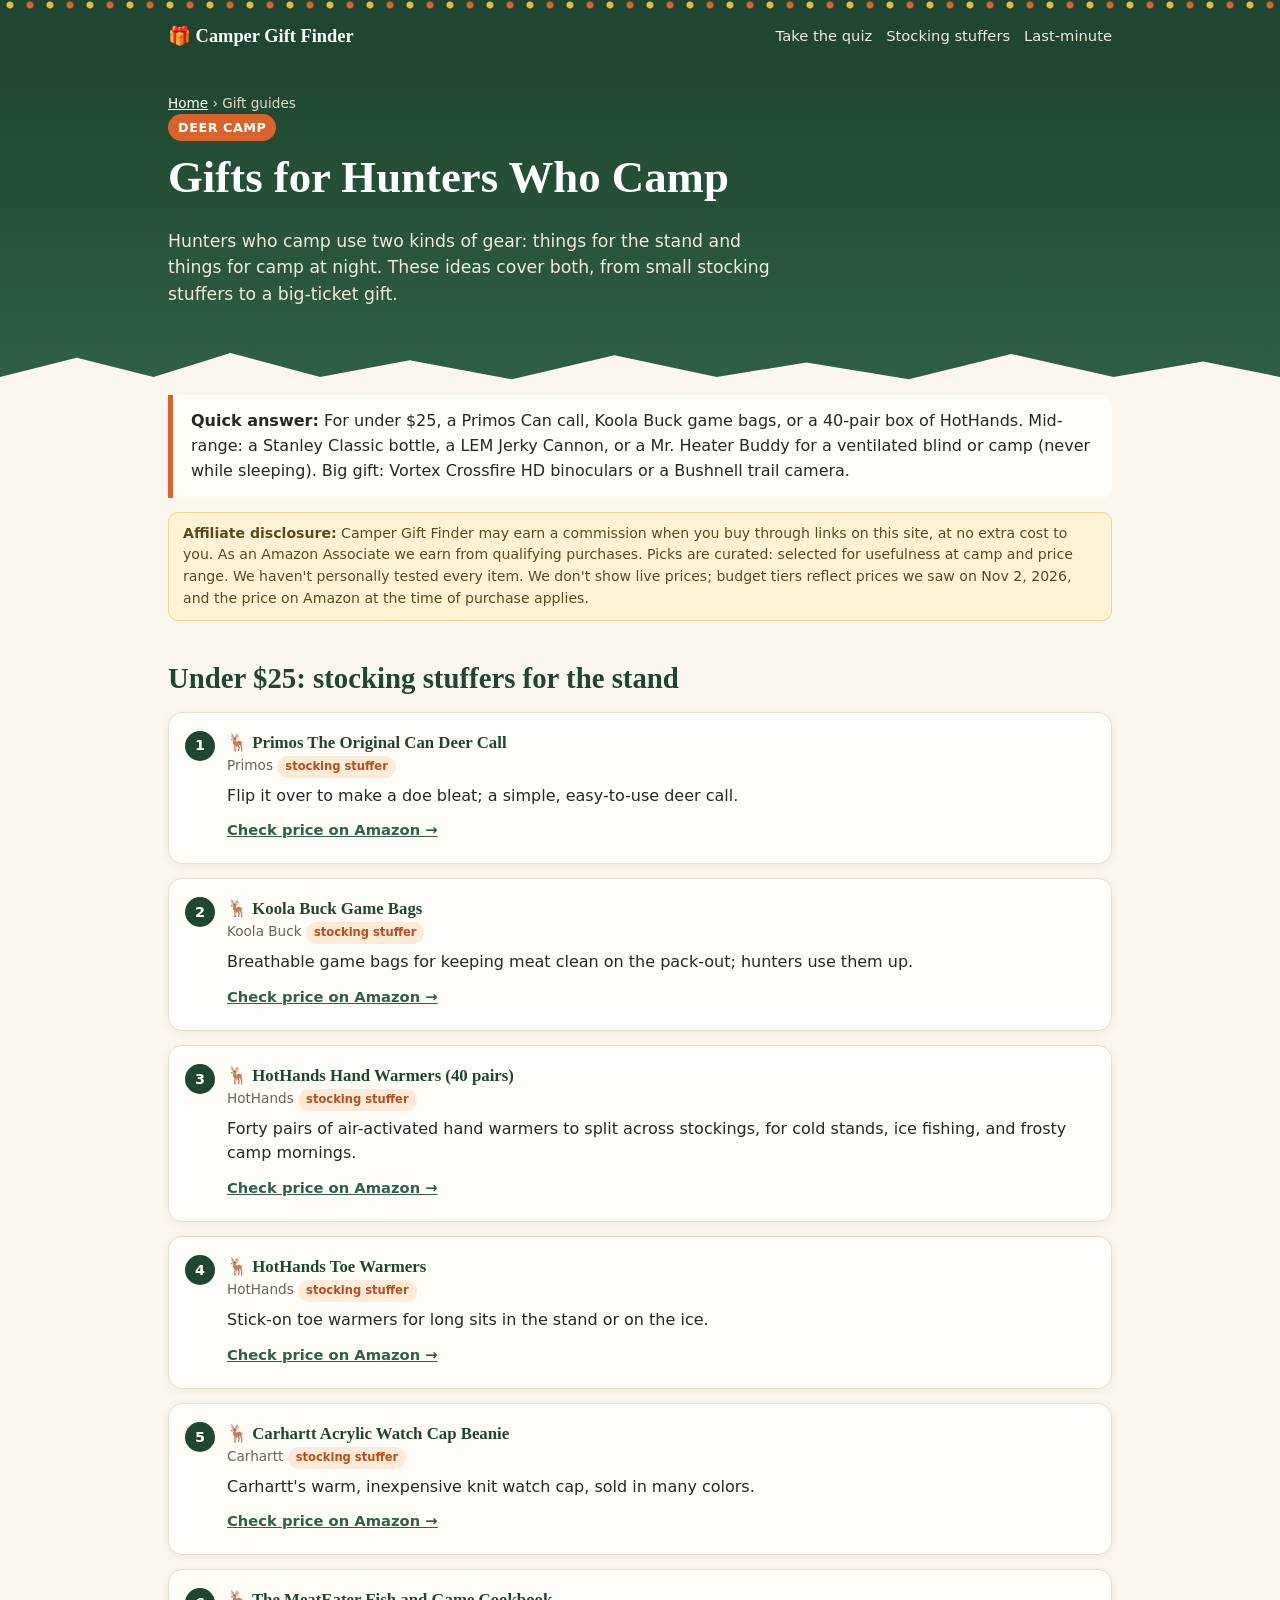
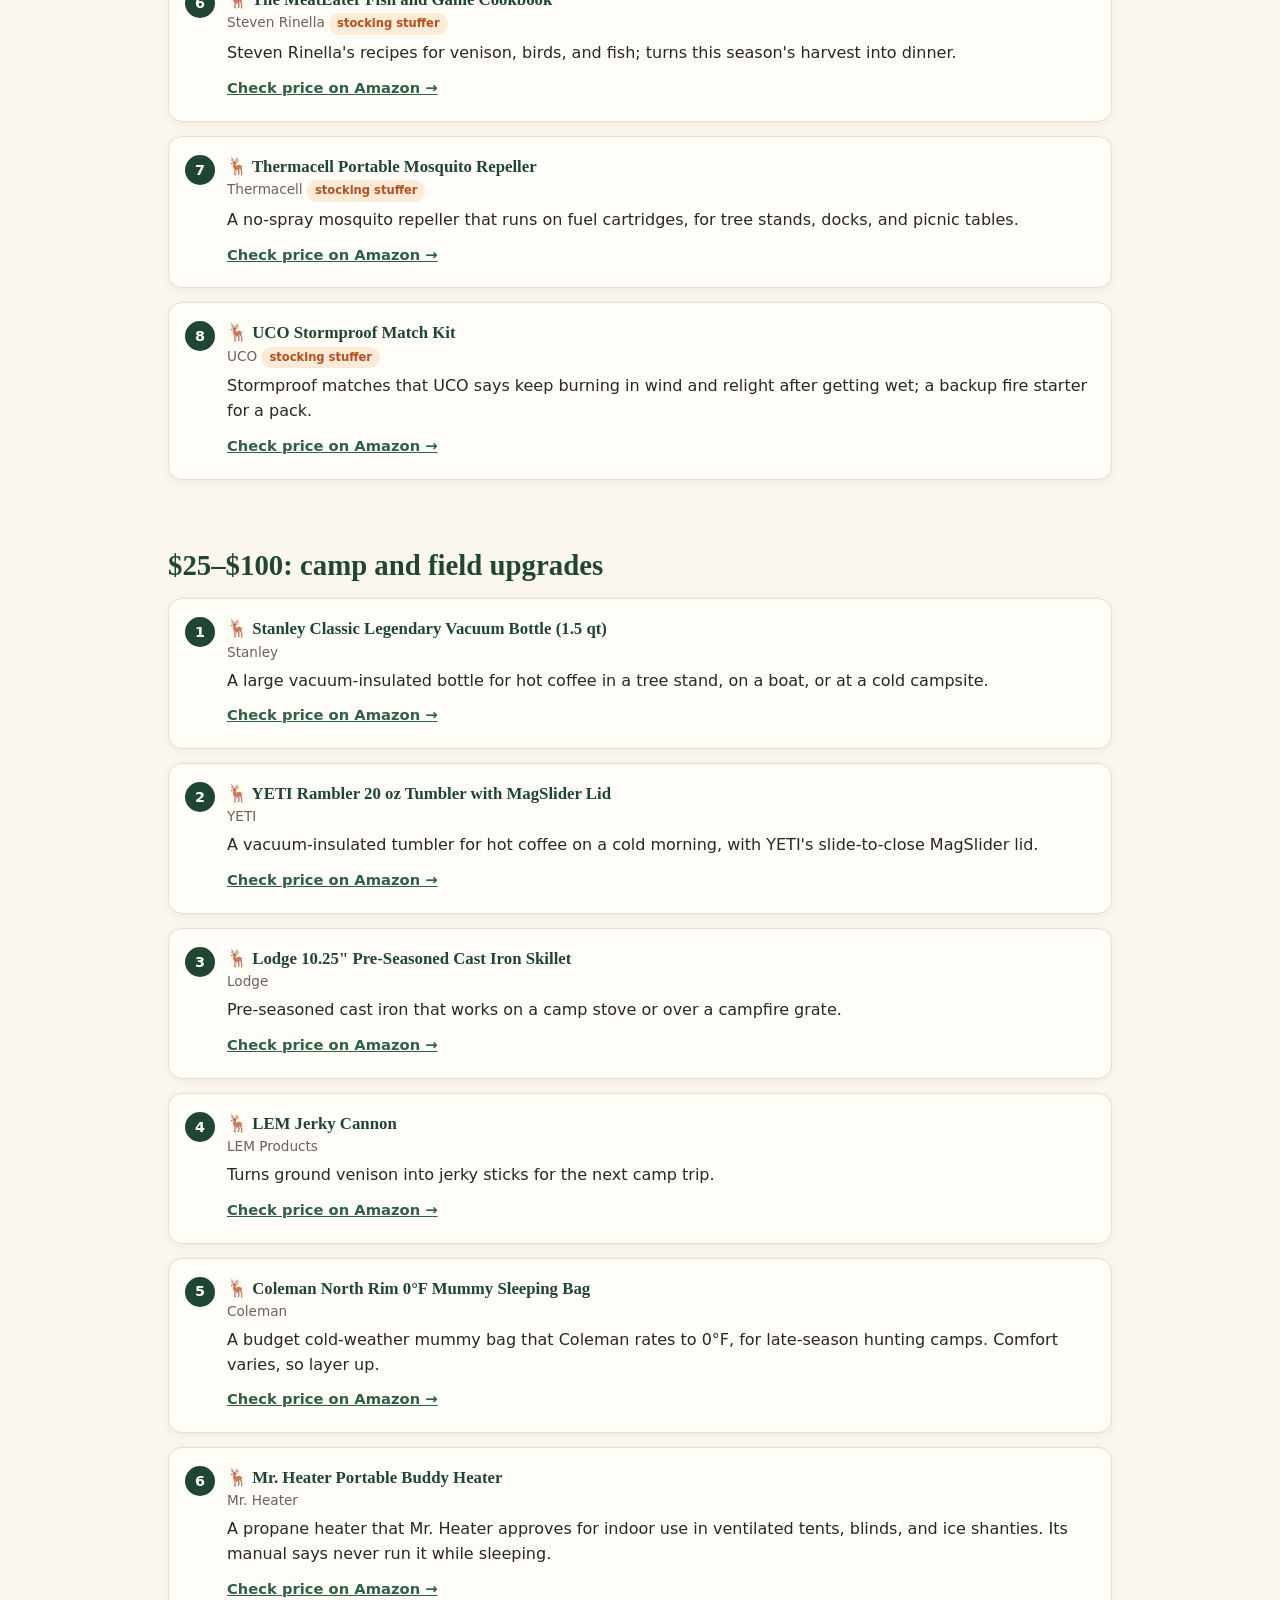
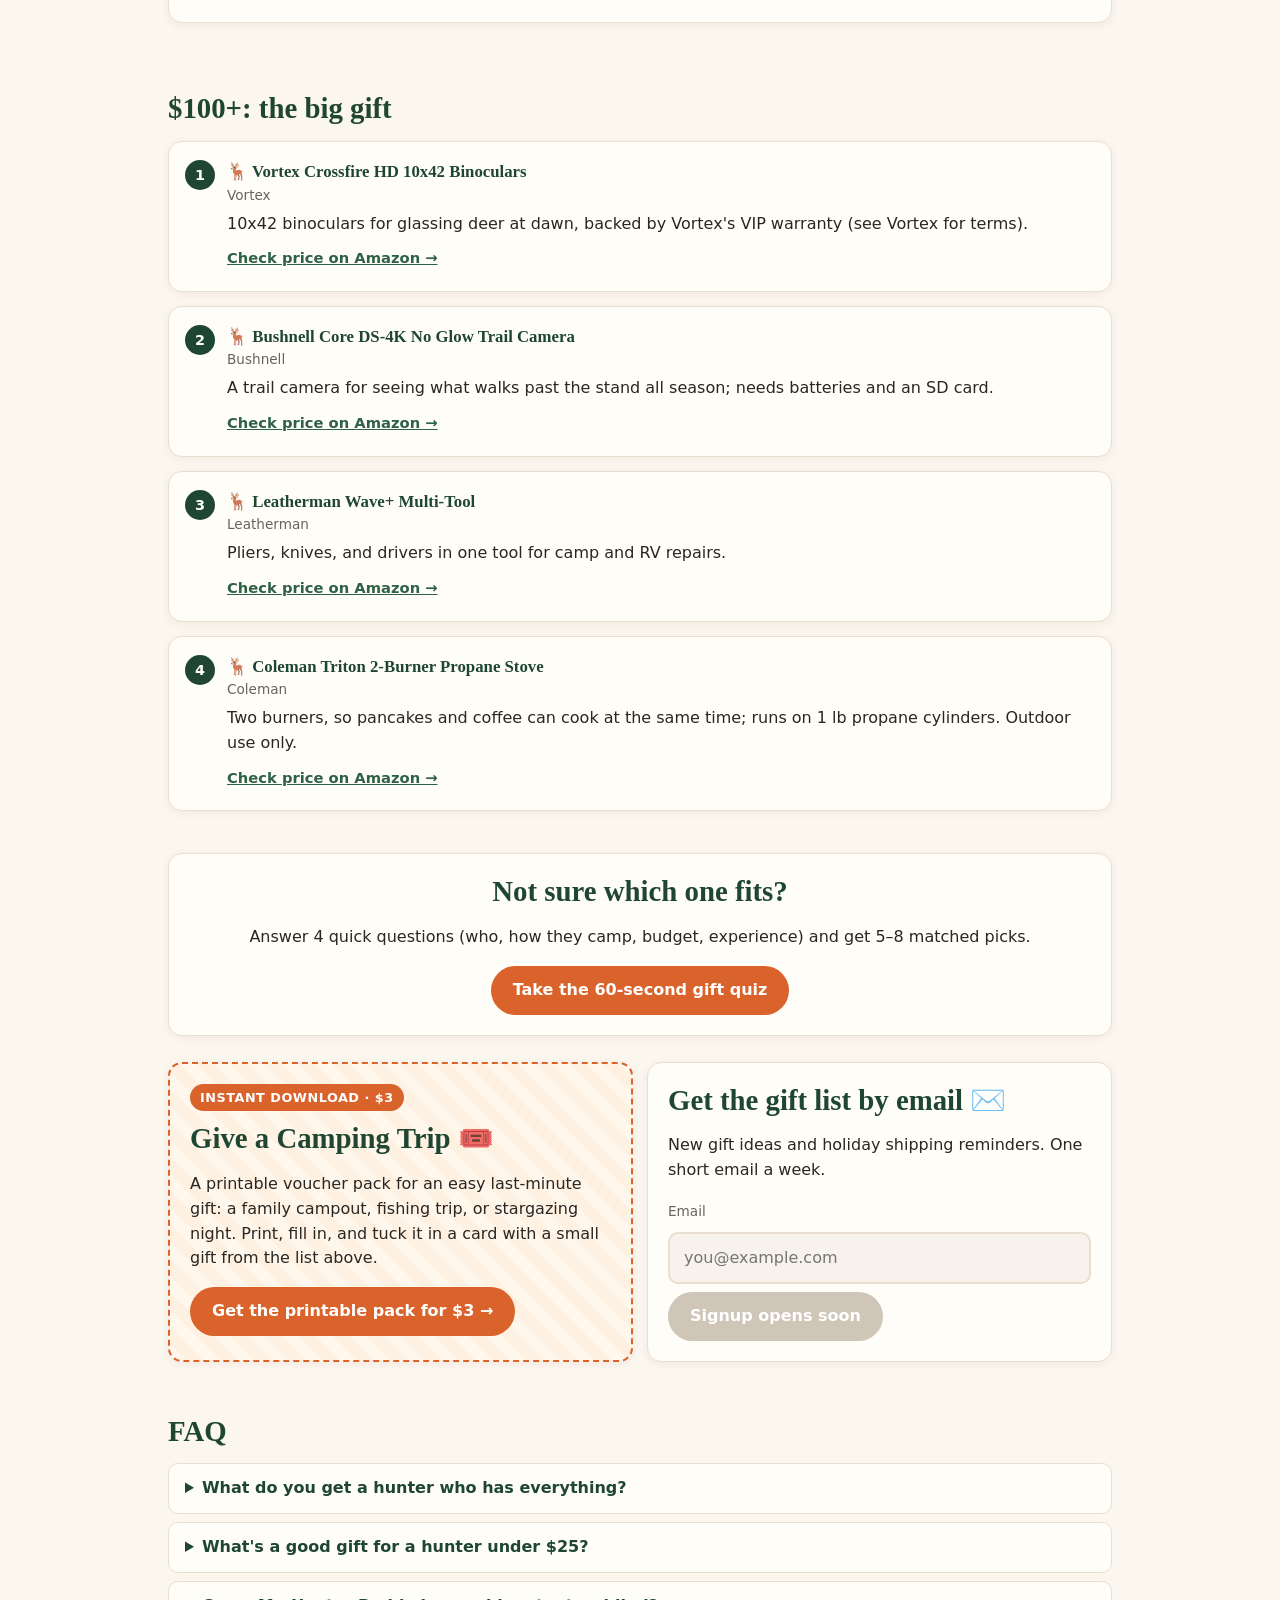
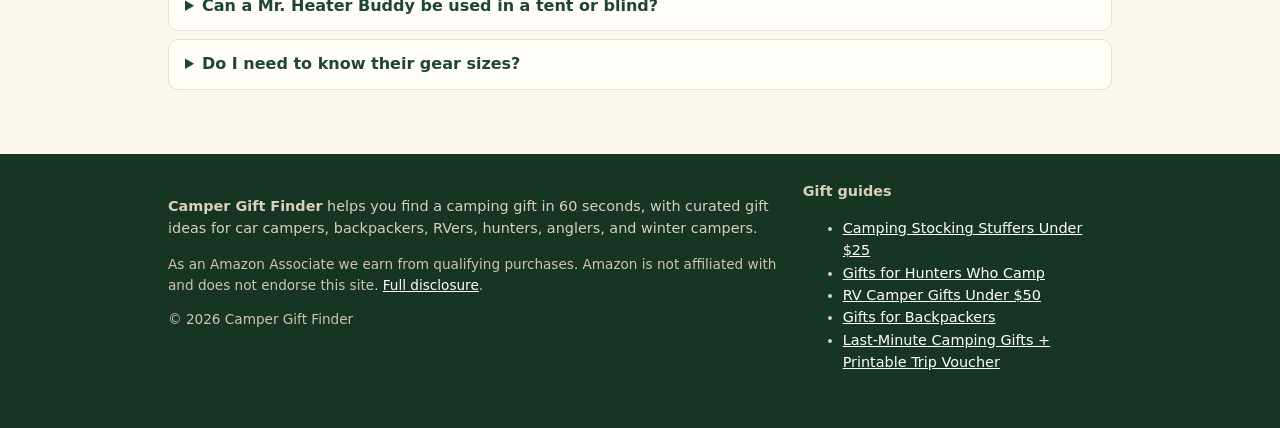
<file: gifts/gifts-for-hunters-who-camp/index.html>
<!doctype html>
<html lang="en"><head>
<meta charset="utf-8"><meta name="viewport" content="width=device-width,initial-scale=1">
<title>Gifts for Hunters Who Camp (2026): Deer Camp Gift Ideas by Budget</title>
<meta name="description" content="Gift ideas for hunters who camp: deer calls, game bags, hand warmers, a Buddy heater, Stanley thermos, Vortex binoculars, trail cameras, and cold-weather sleeping bags.">
<link rel="canonical" href="https://timfielder.github.io/camper-gift-finder/gifts/gifts-for-hunters-who-camp/">
<meta property="og:type" content="website"><meta property="og:site_name" content="Camper Gift Finder">
<meta property="og:title" content="Gifts for Hunters Who Camp (2026): Deer Camp Gift Ideas by Budget"><meta property="og:description" content="Gift ideas for hunters who camp: deer calls, game bags, hand warmers, a Buddy heater, Stanley thermos, Vortex binoculars, trail cameras, and cold-weather sleeping bags.">
<meta property="og:url" content="https://timfielder.github.io/camper-gift-finder/gifts/gifts-for-hunters-who-camp/"><meta property="og:image" content="https://timfielder.github.io/camper-gift-finder/img/og-gifts-for-hunters-who-camp.png">
<meta name="twitter:card" content="summary_large_image"><meta name="twitter:title" content="Gifts for Hunters Who Camp (2026): Deer Camp Gift Ideas by Budget"><meta name="twitter:description" content="Gift ideas for hunters who camp: deer calls, game bags, hand warmers, a Buddy heater, Stanley thermos, Vortex binoculars, trail cameras, and cold-weather sleeping bags."><meta name="twitter:image" content="https://timfielder.github.io/camper-gift-finder/img/og-gifts-for-hunters-who-camp.png">
<meta name="theme-color" content="#1f4630">
<link rel="icon" href="data:image/svg+xml,%3Csvg xmlns='http://www.w3.org/2000/svg' viewBox='0 0 100 100'%3E%3Ctext y='.9em' font-size='90'%3E%F0%9F%8E%81%3C/text%3E%3C/svg%3E">
<link rel="stylesheet" href="../../css/style.css">
<script type="application/ld+json">{"@context": "https://schema.org", "@type": "ItemList", "name": "Gifts for Hunters Who Camp", "url": "https://timfielder.github.io/camper-gift-finder/gifts/gifts-for-hunters-who-camp/", "numberOfItems": 18, "itemListElement": [{"@type": "ListItem", "position": 1, "name": "Primos The Original Can Deer Call", "url": "https://www.amazon.com/dp/B07C7HZ79N?tag=campergiftfinder-20"}, {"@type": "ListItem", "position": 2, "name": "Koola Buck Game Bags", "url": "https://www.amazon.com/dp/B085MNYKDQ?tag=campergiftfinder-20"}, {"@type": "ListItem", "position": 3, "name": "HotHands Hand Warmers (40 pairs)", "url": "https://www.amazon.com/dp/B0007ZF4OA?tag=campergiftfinder-20"}, {"@type": "ListItem", "position": 4, "name": "HotHands Toe Warmers", "url": "https://www.amazon.com/dp/B07J33BF7V?tag=campergiftfinder-20"}, {"@type": "ListItem", "position": 5, "name": "Carhartt Acrylic Watch Cap Beanie", "url": "https://www.amazon.com/dp/B002G9UDYG?tag=campergiftfinder-20"}, {"@type": "ListItem", "position": 6, "name": "The MeatEater Fish and Game Cookbook", "url": "https://www.amazon.com/dp/0399590072?tag=campergiftfinder-20"}, {"@type": "ListItem", "position": 7, "name": "Thermacell Portable Mosquito Repeller", "url": "https://www.amazon.com/dp/B07JCQ8GQJ?tag=campergiftfinder-20"}, {"@type": "ListItem", "position": 8, "name": "UCO Stormproof Match Kit", "url": "https://www.amazon.com/dp/B003I1T7ES?tag=campergiftfinder-20"}, {"@type": "ListItem", "position": 9, "name": "Stanley Classic Legendary Vacuum Bottle (1.5 qt)", "url": "https://www.amazon.com/dp/B0CLZ1KY7Y?tag=campergiftfinder-20"}, {"@type": "ListItem", "position": 10, "name": "YETI Rambler 20 oz Tumbler with MagSlider Lid", "url": "https://www.amazon.com/dp/B073WJMKHN?tag=campergiftfinder-20"}, {"@type": "ListItem", "position": 11, "name": "Lodge 10.25\" Pre-Seasoned Cast Iron Skillet", "url": "https://www.amazon.com/dp/B00WTSCXIS?tag=campergiftfinder-20"}, {"@type": "ListItem", "position": 12, "name": "LEM Jerky Cannon", "url": "https://www.amazon.com/dp/B000SQFGRS?tag=campergiftfinder-20"}, {"@type": "ListItem", "position": 13, "name": "Coleman North Rim 0°F Mummy Sleeping Bag", "url": "https://www.amazon.com/dp/B0D643KDKN?tag=campergiftfinder-20"}, {"@type": "ListItem", "position": 14, "name": "Mr. Heater Portable Buddy Heater", "url": "https://www.amazon.com/dp/B0GYT8HCT6?tag=campergiftfinder-20"}, {"@type": "ListItem", "position": 15, "name": "Vortex Crossfire HD 10x42 Binoculars", "url": "https://www.amazon.com/dp/B07V3LB5DN?tag=campergiftfinder-20"}, {"@type": "ListItem", "position": 16, "name": "Bushnell Core DS-4K No Glow Trail Camera", "url": "https://www.amazon.com/dp/B09DHL4S6J?tag=campergiftfinder-20"}, {"@type": "ListItem", "position": 17, "name": "Leatherman Wave+ Multi-Tool", "url": "https://www.amazon.com/dp/B079MJBP21?tag=campergiftfinder-20"}, {"@type": "ListItem", "position": 18, "name": "Coleman Triton 2-Burner Propane Stove", "url": "https://www.amazon.com/dp/B09HN1C1YJ?tag=campergiftfinder-20"}]}</script>
<script type="application/ld+json">{"@context": "https://schema.org", "@type": "FAQPage", "mainEntity": [{"@type": "Question", "name": "What do you get a hunter who has everything?", "acceptedAnswer": {"@type": "Answer", "text": "Consumables and upgrades they may not buy for themselves: game bags, hand and toe warmers, a jerky cannon, a wild game cookbook, or better glass like Vortex binoculars."}}, {"@type": "Question", "name": "What's a good gift for a hunter under $25?", "acceptedAnswer": {"@type": "Answer", "text": "The Primos Original Can deer call, Koola Buck game bags, HotHands warmers, a Carhartt beanie, or The MeatEater Fish and Game Cookbook."}}, {"@type": "Question", "name": "Can a Mr. Heater Buddy be used in a tent or blind?", "acceptedAnswer": {"@type": "Answer", "text": "Mr. Heater's manual approves it for indoor use in small recreational enclosures that have ventilation, such as tents, blinds, and ice shanties, and it lists a low-oxygen sensor and tip-over shutoff. The same manual says never operate it while sleeping or leave it unattended. Follow the manual's ventilation and clearance rules exactly and use a working carbon monoxide alarm."}}, {"@type": "Question", "name": "Do I need to know their gear sizes?", "acceptedAnswer": {"@type": "Answer", "text": "No. Nothing on this list needs a clothing or boot size, which makes it easier to give."}}]}</script>
<script type="application/ld+json">{"@context": "https://schema.org", "@type": "BreadcrumbList", "itemListElement": [{"@type": "ListItem", "position": 1, "name": "Camper Gift Finder", "item": "https://timfielder.github.io/camper-gift-finder/"}, {"@type": "ListItem", "position": 2, "name": "Gifts for Hunters Who Camp"}]}</script>
</head><body>
<div class="lights" aria-hidden="true"></div>
<header class="site"><div class="wrap"><a class="brand" href="../../">🎁 Camper Gift Finder</a>
<nav class="top" aria-label="Main"><a href="../../#quiz">Take the quiz</a><a class="hide-sm" href="../../gifts/stocking-stuffers-for-campers/">Stocking stuffers</a><a class="hide-sm" href="../../gifts/last-minute-camping-gifts/">Last-minute</a></nav></div></header>
<div class="hero"><div class="wrap"><div class="crumbs"><a href="../../">Home</a> › Gift guides</div><span class="kicker">Deer camp</span><h1>Gifts for Hunters Who Camp</h1><p>Hunters who camp use two kinds of gear: things for the stand and things for camp at night. These ideas cover both, from small stocking stuffers to a big-ticket gift.</p></div></div>
<main class="wrap"><div class="quick"><strong>Quick answer:</strong> For under $25, a Primos Can call, Koola Buck game bags, or a 40-pair box of HotHands. Mid-range: a Stanley Classic bottle, a LEM Jerky Cannon, or a Mr. Heater Buddy for a ventilated blind or camp (never while sleeping). Big gift: Vortex Crossfire HD binoculars or a Bushnell trail camera.</div>
<p class="disclosure"><strong>Affiliate disclosure:</strong> Camper Gift Finder may earn a commission when you buy through links on this site, at no extra cost to you. As an Amazon Associate we earn from qualifying purchases. Picks are curated: selected for usefulness at camp and price range. We haven't personally tested every item. We don't show live prices; budget tiers reflect prices we saw on Nov 2, 2026, and the price on Amazon at the time of purchase applies.</p><section><h2>Under $25: stocking stuffers for the stand</h2><ol class="list"><li><article class="card pick"><div><h3>🦌 Primos The Original Can Deer Call</h3><div class="meta">Primos <span class="tag s">stocking stuffer</span></div><p>Flip it over to make a doe bleat; a simple, easy-to-use deer call.</p><a class="buy" href="https://www.amazon.com/dp/B07C7HZ79N?tag=campergiftfinder-20" target="_blank" rel="sponsored nofollow noopener">Check price on Amazon →</a></div></article></li><li><article class="card pick"><div><h3>🦌 Koola Buck Game Bags</h3><div class="meta">Koola Buck <span class="tag s">stocking stuffer</span></div><p>Breathable game bags for keeping meat clean on the pack-out; hunters use them up.</p><a class="buy" href="https://www.amazon.com/dp/B085MNYKDQ?tag=campergiftfinder-20" target="_blank" rel="sponsored nofollow noopener">Check price on Amazon →</a></div></article></li><li><article class="card pick"><div><h3>🦌 HotHands Hand Warmers (40 pairs)</h3><div class="meta">HotHands <span class="tag s">stocking stuffer</span></div><p>Forty pairs of air-activated hand warmers to split across stockings, for cold stands, ice fishing, and frosty camp mornings.</p><a class="buy" href="https://www.amazon.com/dp/B0007ZF4OA?tag=campergiftfinder-20" target="_blank" rel="sponsored nofollow noopener">Check price on Amazon →</a></div></article></li><li><article class="card pick"><div><h3>🦌 HotHands Toe Warmers</h3><div class="meta">HotHands <span class="tag s">stocking stuffer</span></div><p>Stick-on toe warmers for long sits in the stand or on the ice.</p><a class="buy" href="https://www.amazon.com/dp/B07J33BF7V?tag=campergiftfinder-20" target="_blank" rel="sponsored nofollow noopener">Check price on Amazon →</a></div></article></li><li><article class="card pick"><div><h3>🦌 Carhartt Acrylic Watch Cap Beanie</h3><div class="meta">Carhartt <span class="tag s">stocking stuffer</span></div><p>Carhartt&#x27;s warm, inexpensive knit watch cap, sold in many colors.</p><a class="buy" href="https://www.amazon.com/dp/B002G9UDYG?tag=campergiftfinder-20" target="_blank" rel="sponsored nofollow noopener">Check price on Amazon →</a></div></article></li><li><article class="card pick"><div><h3>🦌 The MeatEater Fish and Game Cookbook</h3><div class="meta">Steven Rinella <span class="tag s">stocking stuffer</span></div><p>Steven Rinella&#x27;s recipes for venison, birds, and fish; turns this season&#x27;s harvest into dinner.</p><a class="buy" href="https://www.amazon.com/dp/0399590072?tag=campergiftfinder-20" target="_blank" rel="sponsored nofollow noopener">Check price on Amazon →</a></div></article></li><li><article class="card pick"><div><h3>🦌 Thermacell Portable Mosquito Repeller</h3><div class="meta">Thermacell <span class="tag s">stocking stuffer</span></div><p>A no-spray mosquito repeller that runs on fuel cartridges, for tree stands, docks, and picnic tables.</p><a class="buy" href="https://www.amazon.com/dp/B07JCQ8GQJ?tag=campergiftfinder-20" target="_blank" rel="sponsored nofollow noopener">Check price on Amazon →</a></div></article></li><li><article class="card pick"><div><h3>🦌 UCO Stormproof Match Kit</h3><div class="meta">UCO <span class="tag s">stocking stuffer</span></div><p>Stormproof matches that UCO says keep burning in wind and relight after getting wet; a backup fire starter for a pack.</p><a class="buy" href="https://www.amazon.com/dp/B003I1T7ES?tag=campergiftfinder-20" target="_blank" rel="sponsored nofollow noopener">Check price on Amazon →</a></div></article></li></ol></section><section><h2>$25–$100: camp and field upgrades</h2><ol class="list"><li><article class="card pick"><div><h3>🦌 Stanley Classic Legendary Vacuum Bottle (1.5 qt)</h3><div class="meta">Stanley</div><p>A large vacuum-insulated bottle for hot coffee in a tree stand, on a boat, or at a cold campsite.</p><a class="buy" href="https://www.amazon.com/dp/B0CLZ1KY7Y?tag=campergiftfinder-20" target="_blank" rel="sponsored nofollow noopener">Check price on Amazon →</a></div></article></li><li><article class="card pick"><div><h3>🦌 YETI Rambler 20 oz Tumbler with MagSlider Lid</h3><div class="meta">YETI</div><p>A vacuum-insulated tumbler for hot coffee on a cold morning, with YETI&#x27;s slide-to-close MagSlider lid.</p><a class="buy" href="https://www.amazon.com/dp/B073WJMKHN?tag=campergiftfinder-20" target="_blank" rel="sponsored nofollow noopener">Check price on Amazon →</a></div></article></li><li><article class="card pick"><div><h3>🦌 Lodge 10.25&quot; Pre-Seasoned Cast Iron Skillet</h3><div class="meta">Lodge</div><p>Pre-seasoned cast iron that works on a camp stove or over a campfire grate.</p><a class="buy" href="https://www.amazon.com/dp/B00WTSCXIS?tag=campergiftfinder-20" target="_blank" rel="sponsored nofollow noopener">Check price on Amazon →</a></div></article></li><li><article class="card pick"><div><h3>🦌 LEM Jerky Cannon</h3><div class="meta">LEM Products</div><p>Turns ground venison into jerky sticks for the next camp trip.</p><a class="buy" href="https://www.amazon.com/dp/B000SQFGRS?tag=campergiftfinder-20" target="_blank" rel="sponsored nofollow noopener">Check price on Amazon →</a></div></article></li><li><article class="card pick"><div><h3>🦌 Coleman North Rim 0°F Mummy Sleeping Bag</h3><div class="meta">Coleman</div><p>A budget cold-weather mummy bag that Coleman rates to 0°F, for late-season hunting camps. Comfort varies, so layer up.</p><a class="buy" href="https://www.amazon.com/dp/B0D643KDKN?tag=campergiftfinder-20" target="_blank" rel="sponsored nofollow noopener">Check price on Amazon →</a></div></article></li><li><article class="card pick"><div><h3>🦌 Mr. Heater Portable Buddy Heater</h3><div class="meta">Mr. Heater</div><p>A propane heater that Mr. Heater approves for indoor use in ventilated tents, blinds, and ice shanties. Its manual says never run it while sleeping.</p><a class="buy" href="https://www.amazon.com/dp/B0GYT8HCT6?tag=campergiftfinder-20" target="_blank" rel="sponsored nofollow noopener">Check price on Amazon →</a></div></article></li></ol></section><section><h2>$100+: the big gift</h2><ol class="list"><li><article class="card pick"><div><h3>🦌 Vortex Crossfire HD 10x42 Binoculars</h3><div class="meta">Vortex</div><p>10x42 binoculars for glassing deer at dawn, backed by Vortex&#x27;s VIP warranty (see Vortex for terms).</p><a class="buy" href="https://www.amazon.com/dp/B07V3LB5DN?tag=campergiftfinder-20" target="_blank" rel="sponsored nofollow noopener">Check price on Amazon →</a></div></article></li><li><article class="card pick"><div><h3>🦌 Bushnell Core DS-4K No Glow Trail Camera</h3><div class="meta">Bushnell</div><p>A trail camera for seeing what walks past the stand all season; needs batteries and an SD card.</p><a class="buy" href="https://www.amazon.com/dp/B09DHL4S6J?tag=campergiftfinder-20" target="_blank" rel="sponsored nofollow noopener">Check price on Amazon →</a></div></article></li><li><article class="card pick"><div><h3>🦌 Leatherman Wave+ Multi-Tool</h3><div class="meta">Leatherman</div><p>Pliers, knives, and drivers in one tool for camp and RV repairs.</p><a class="buy" href="https://www.amazon.com/dp/B079MJBP21?tag=campergiftfinder-20" target="_blank" rel="sponsored nofollow noopener">Check price on Amazon →</a></div></article></li><li><article class="card pick"><div><h3>🦌 Coleman Triton 2-Burner Propane Stove</h3><div class="meta">Coleman</div><p>Two burners, so pancakes and coffee can cook at the same time; runs on 1 lb propane cylinders. Outdoor use only.</p><a class="buy" href="https://www.amazon.com/dp/B09HN1C1YJ?tag=campergiftfinder-20" target="_blank" rel="sponsored nofollow noopener">Check price on Amazon →</a></div></article></li></ol></section><section class="card" style="text-align:center"><h2>Not sure which one fits?</h2><p>Answer 4 quick questions (who, how they camp, budget, experience) and get 5–8 matched picks.</p><a class="btn" href="../../#quiz">Take the 60-second gift quiz</a></section><section><div class="promo">
<div class="card voucher"><span class="kicker">Instant download · $3</span><h2>Give a Camping Trip 🎟️</h2><p>A printable voucher pack for an easy last-minute gift: a family campout, fishing trip, or stargazing night. Print, fill in, and tuck it in a card with a small gift from the list above.</p><a class="btn" href="https://timber855.gumroad.com/l/wxigs" target="_blank" rel="noopener">Get the printable pack for $3 →</a></div>
<div class="card signup"><h2>Get the gift list by email ✉️</h2><p>New gift ideas and holiday shipping reminders. One short email a week.</p>
<form onsubmit="return false" aria-label="Email signup (coming soon)"><label class="small" for="em">Email</label><input id="em" type="email" placeholder="you@example.com" disabled><button class="btn soon" disabled aria-disabled="true">Signup opens soon</button></form></div>
</div></section><section class="faq"><h2>FAQ</h2><details><summary>What do you get a hunter who has everything?</summary><p>Consumables and upgrades they may not buy for themselves: game bags, hand and toe warmers, a jerky cannon, a wild game cookbook, or better glass like Vortex binoculars.</p></details><details><summary>What&#x27;s a good gift for a hunter under $25?</summary><p>The Primos Original Can deer call, Koola Buck game bags, HotHands warmers, a Carhartt beanie, or The MeatEater Fish and Game Cookbook.</p></details><details><summary>Can a Mr. Heater Buddy be used in a tent or blind?</summary><p>Mr. Heater&#x27;s manual approves it for indoor use in small recreational enclosures that have ventilation, such as tents, blinds, and ice shanties, and it lists a low-oxygen sensor and tip-over shutoff. The same manual says never operate it while sleeping or leave it unattended. Follow the manual&#x27;s ventilation and clearance rules exactly and use a working carbon monoxide alarm.</p></details><details><summary>Do I need to know their gear sizes?</summary><p>No. Nothing on this list needs a clothing or boot size, which makes it easier to give.</p></details></section></main><footer class="site"><div class="wrap"><div class="cols"><div>
<p><strong>Camper Gift Finder</strong> helps you find a camping gift in 60 seconds, with curated gift ideas for car campers, backpackers, RVers, hunters, anglers, and winter campers.</p>
<p class="small" style="color:#cfc4b2">As an Amazon Associate we earn from qualifying purchases. Amazon is not affiliated with and does not endorse this site. <a href="../../disclosure/">Full disclosure</a>.</p>
<p class="small" style="color:#cfc4b2">© 2026 Camper Gift Finder</p></div>
<div><strong>Gift guides</strong><ul><li><a href="../../gifts/stocking-stuffers-for-campers/">Camping Stocking Stuffers Under $25</a></li><li><a href="../../gifts/gifts-for-hunters-who-camp/">Gifts for Hunters Who Camp</a></li><li><a href="../../gifts/rv-camper-gifts-under-50/">RV Camper Gifts Under $50</a></li><li><a href="../../gifts/gifts-for-backpackers/">Gifts for Backpackers</a></li><li><a href="../../gifts/last-minute-camping-gifts/">Last-Minute Camping Gifts + Printable Trip Voucher</a></li></ul></div></div></div></footer>
</body></html>
</file>
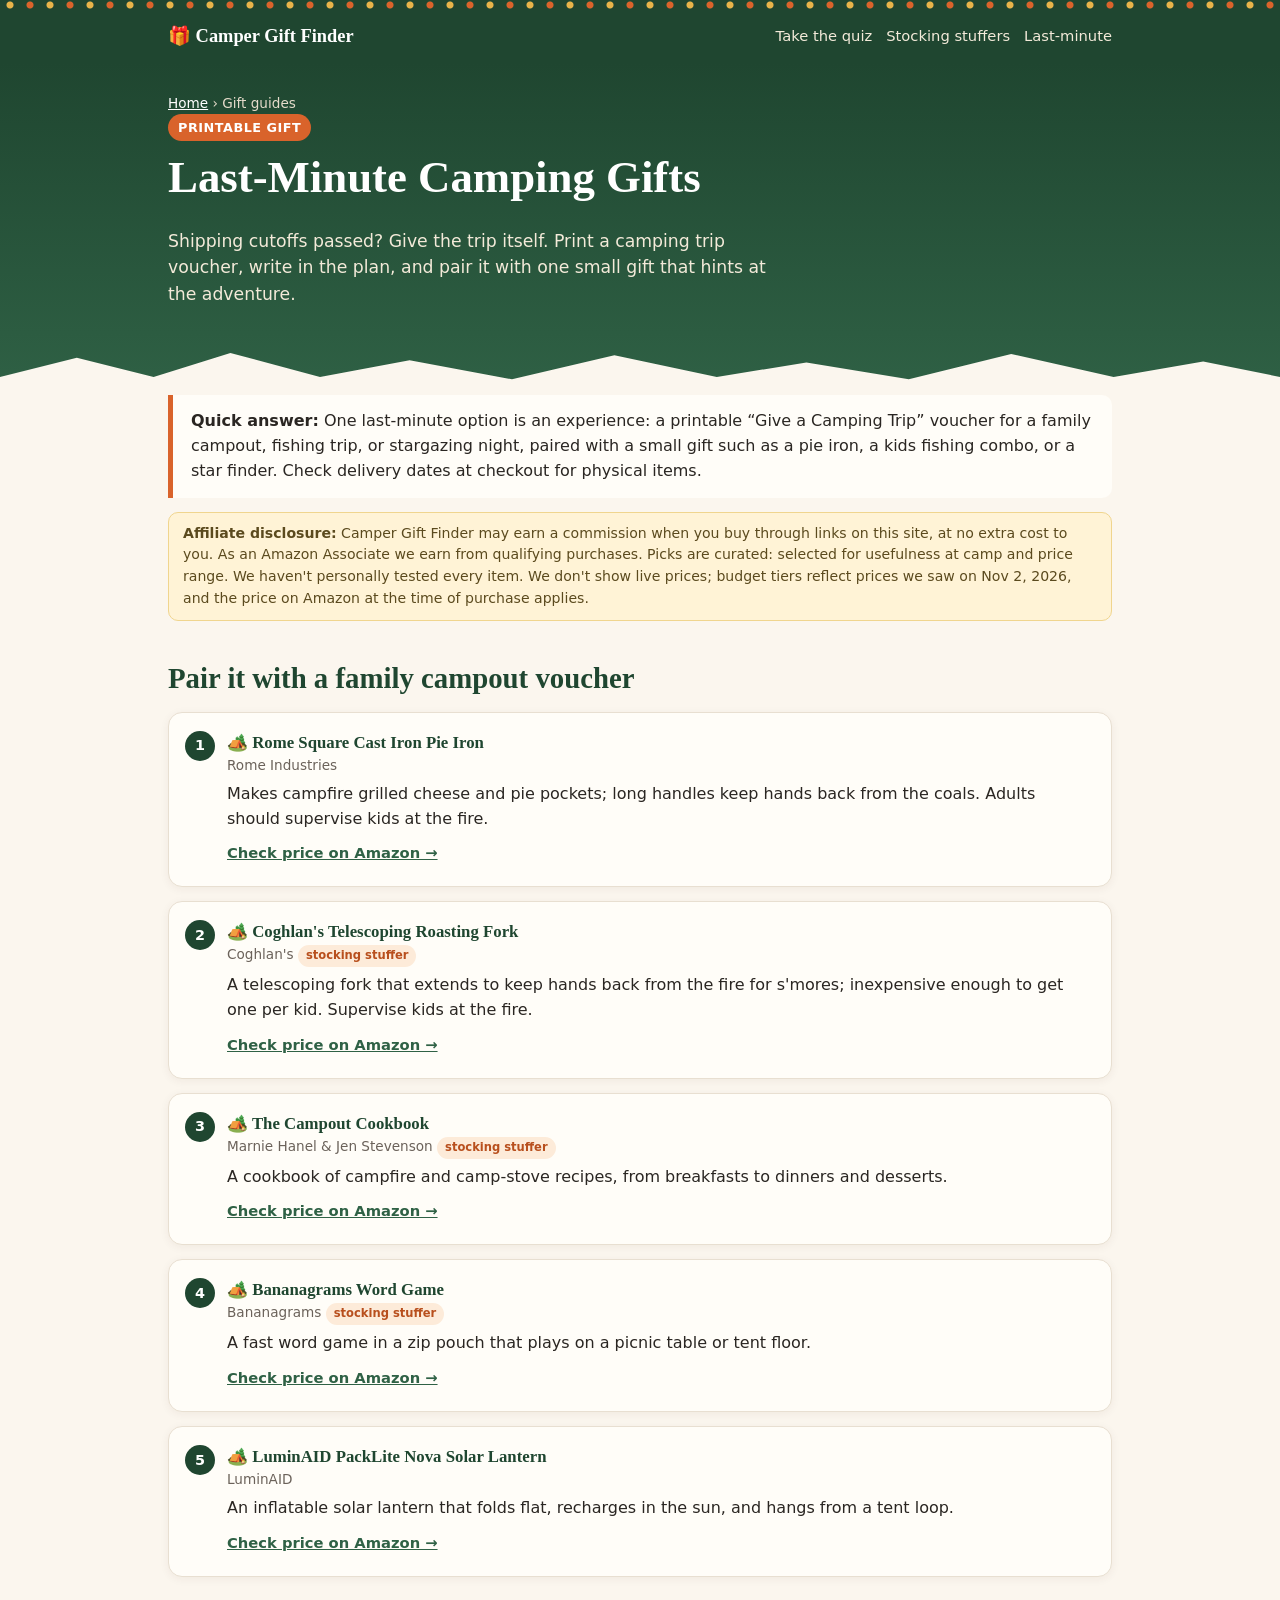
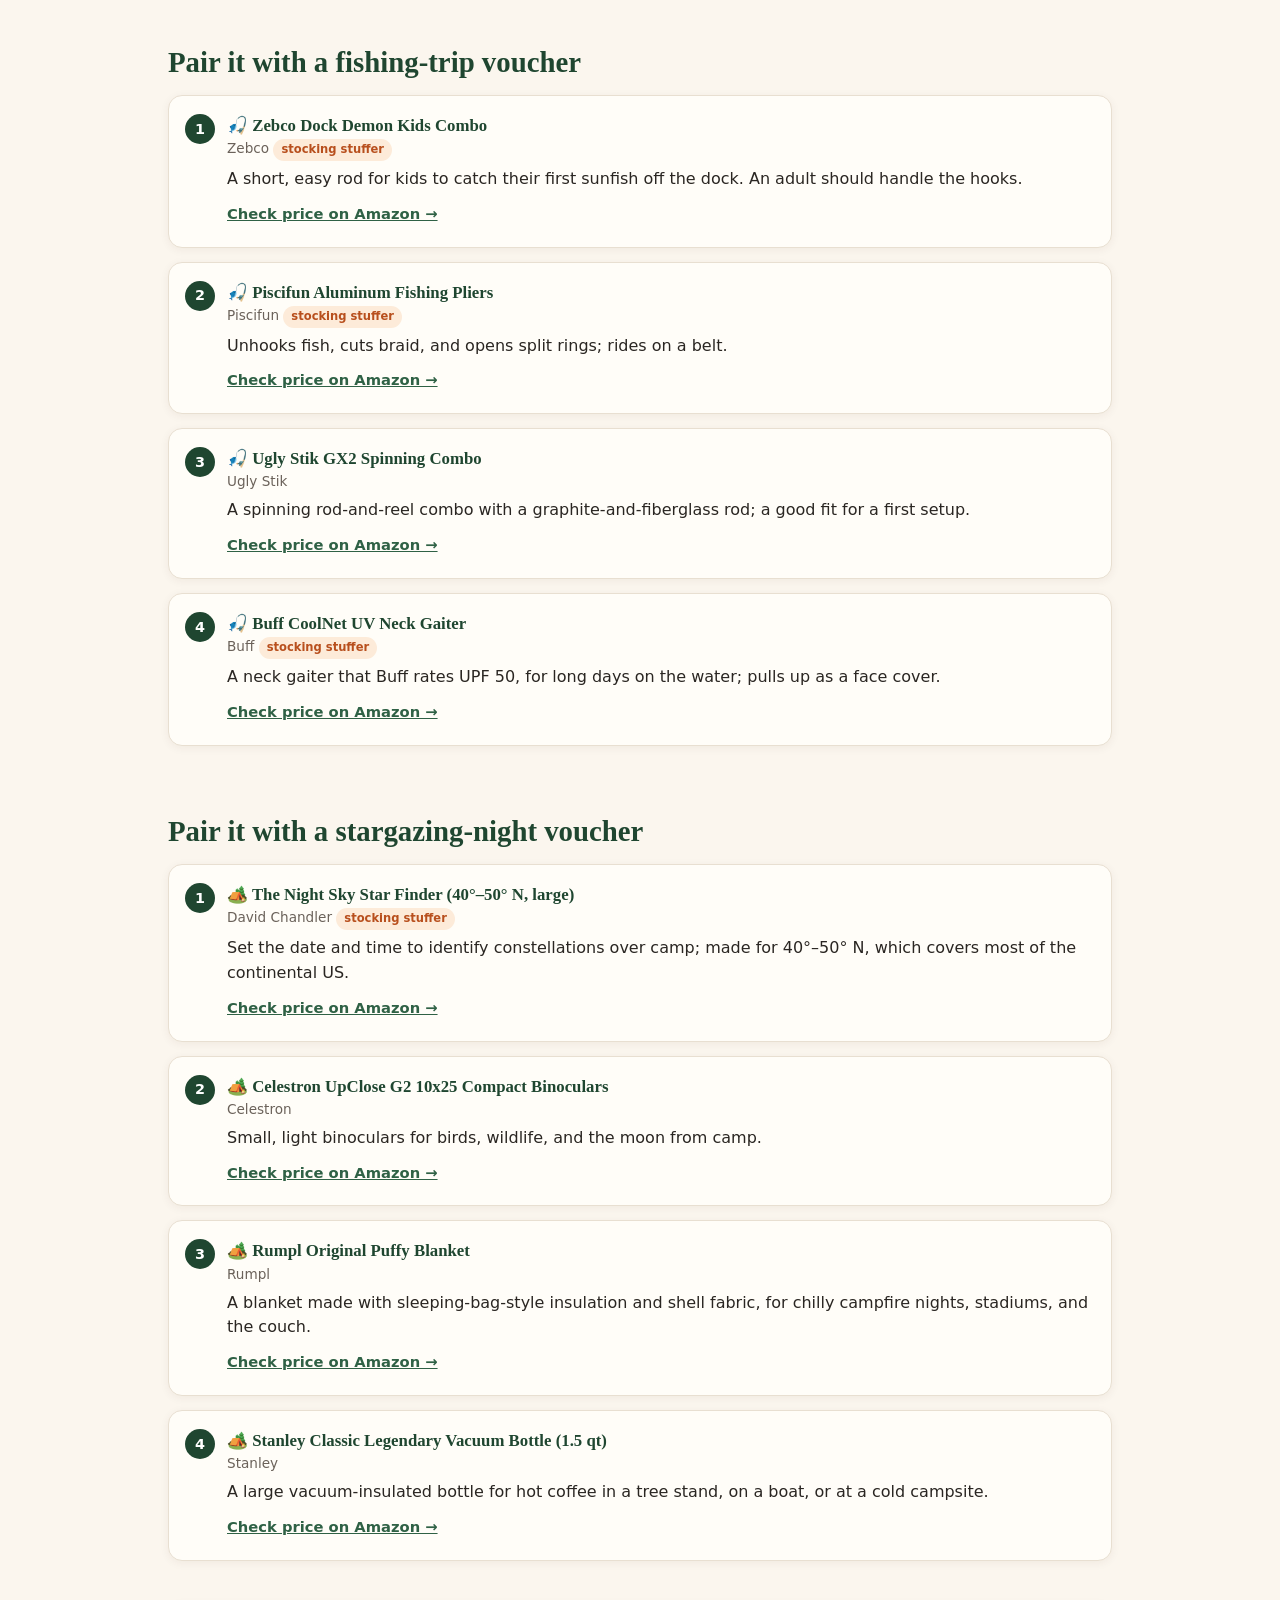
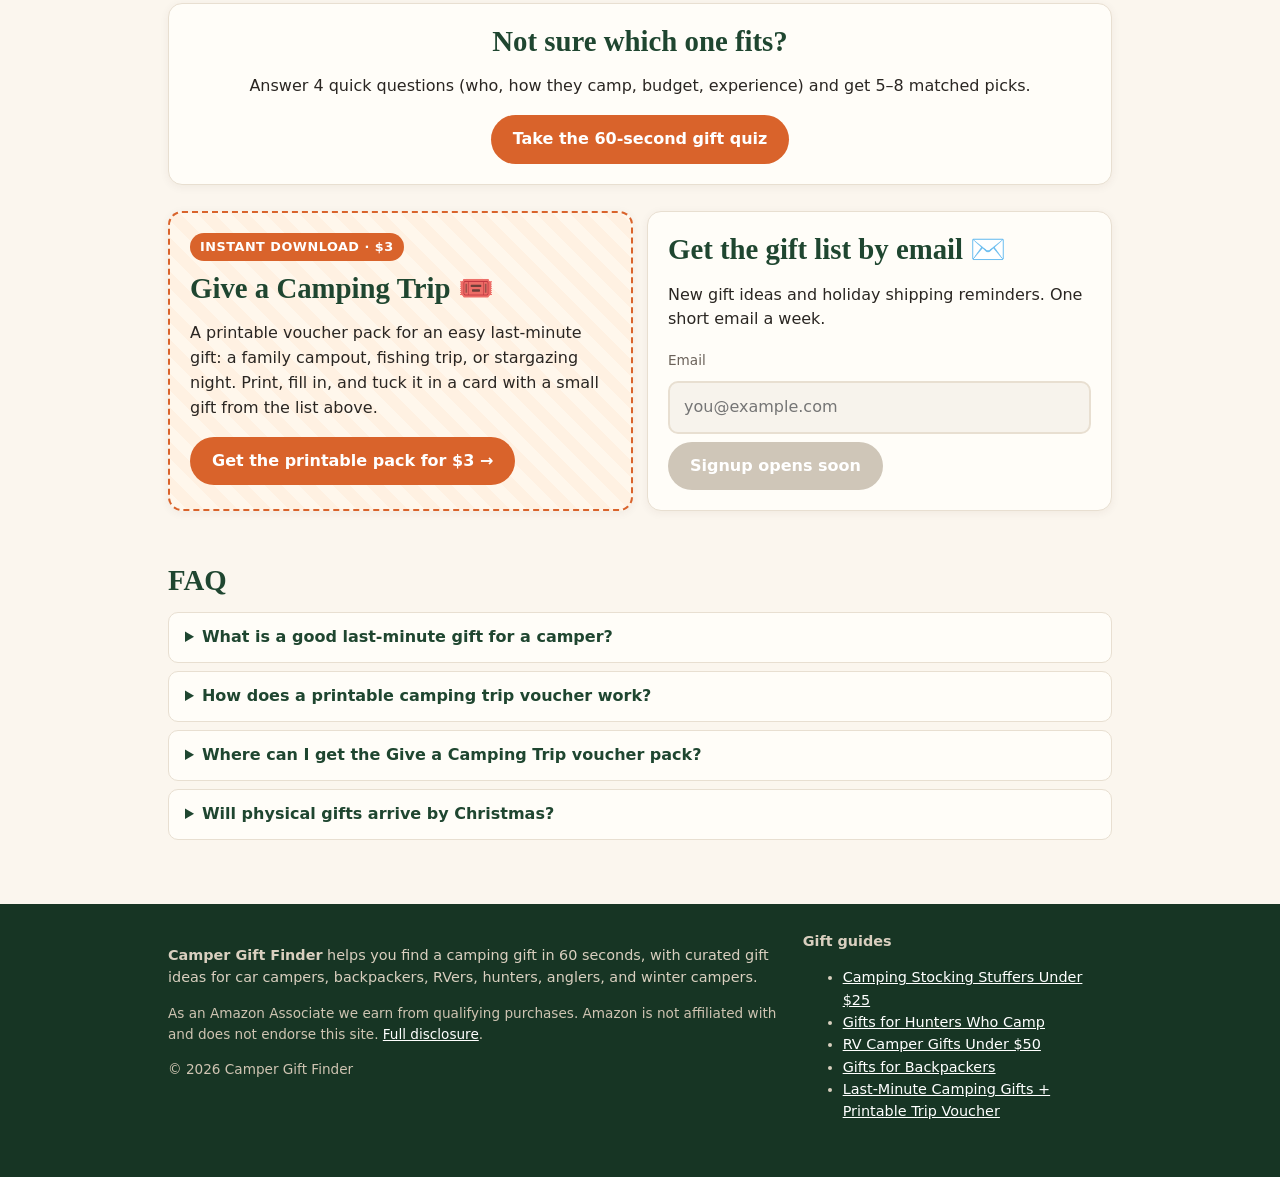
<file: gifts/last-minute-camping-gifts/index.html>
<!doctype html>
<html lang="en"><head>
<meta charset="utf-8"><meta name="viewport" content="width=device-width,initial-scale=1">
<title>Last-Minute Camping Gifts (2026): Printable Camping Trip Voucher + Small Gifts</title>
<meta name="description" content="Out of time? Give a camping trip. A printable camping trip voucher (family campout, fishing trip, stargazing night) plus small gifts to pair with it.">
<link rel="canonical" href="https://timfielder.github.io/camper-gift-finder/gifts/last-minute-camping-gifts/">
<meta property="og:type" content="website"><meta property="og:site_name" content="Camper Gift Finder">
<meta property="og:title" content="Last-Minute Camping Gifts (2026): Printable Camping Trip Voucher + Small Gifts"><meta property="og:description" content="Out of time? Give a camping trip. A printable camping trip voucher (family campout, fishing trip, stargazing night) plus small gifts to pair with it.">
<meta property="og:url" content="https://timfielder.github.io/camper-gift-finder/gifts/last-minute-camping-gifts/"><meta property="og:image" content="https://timfielder.github.io/camper-gift-finder/img/og-last-minute-camping-gifts.png">
<meta name="twitter:card" content="summary_large_image"><meta name="twitter:title" content="Last-Minute Camping Gifts (2026): Printable Camping Trip Voucher + Small Gifts"><meta name="twitter:description" content="Out of time? Give a camping trip. A printable camping trip voucher (family campout, fishing trip, stargazing night) plus small gifts to pair with it."><meta name="twitter:image" content="https://timfielder.github.io/camper-gift-finder/img/og-last-minute-camping-gifts.png">
<meta name="theme-color" content="#1f4630">
<link rel="icon" href="data:image/svg+xml,%3Csvg xmlns='http://www.w3.org/2000/svg' viewBox='0 0 100 100'%3E%3Ctext y='.9em' font-size='90'%3E%F0%9F%8E%81%3C/text%3E%3C/svg%3E">
<link rel="stylesheet" href="../../css/style.css">
<script type="application/ld+json">{"@context": "https://schema.org", "@type": "ItemList", "name": "Last-Minute Camping Gifts", "url": "https://timfielder.github.io/camper-gift-finder/gifts/last-minute-camping-gifts/", "numberOfItems": 13, "itemListElement": [{"@type": "ListItem", "position": 1, "name": "Rome Square Cast Iron Pie Iron", "url": "https://www.amazon.com/dp/B000FNLXWG?tag=campergiftfinder-20"}, {"@type": "ListItem", "position": 2, "name": "Coghlan's Telescoping Roasting Fork", "url": "https://www.amazon.com/dp/B001F9Y560?tag=campergiftfinder-20"}, {"@type": "ListItem", "position": 3, "name": "The Campout Cookbook", "url": "https://www.amazon.com/dp/1579657990?tag=campergiftfinder-20"}, {"@type": "ListItem", "position": 4, "name": "Bananagrams Word Game", "url": "https://www.amazon.com/dp/1932188126?tag=campergiftfinder-20"}, {"@type": "ListItem", "position": 5, "name": "LuminAID PackLite Nova Solar Lantern", "url": "https://www.amazon.com/dp/B0716JV1SG?tag=campergiftfinder-20"}, {"@type": "ListItem", "position": 6, "name": "Zebco Dock Demon Kids Combo", "url": "https://www.amazon.com/dp/B07XW34KKX?tag=campergiftfinder-20"}, {"@type": "ListItem", "position": 7, "name": "Piscifun Aluminum Fishing Pliers", "url": "https://www.amazon.com/dp/B075965MS3?tag=campergiftfinder-20"}, {"@type": "ListItem", "position": 8, "name": "Ugly Stik GX2 Spinning Combo", "url": "https://www.amazon.com/dp/B0D1537STT?tag=campergiftfinder-20"}, {"@type": "ListItem", "position": 9, "name": "Buff CoolNet UV Neck Gaiter", "url": "https://www.amazon.com/dp/B07GR42L3C?tag=campergiftfinder-20"}, {"@type": "ListItem", "position": 10, "name": "The Night Sky Star Finder (40°–50° N, large)", "url": "https://www.amazon.com/dp/0961320745?tag=campergiftfinder-20"}, {"@type": "ListItem", "position": 11, "name": "Celestron UpClose G2 10x25 Compact Binoculars", "url": "https://www.amazon.com/dp/B006ZN4SDG?tag=campergiftfinder-20"}, {"@type": "ListItem", "position": 12, "name": "Rumpl Original Puffy Blanket", "url": "https://www.amazon.com/dp/B0D8JR9JGJ?tag=campergiftfinder-20"}, {"@type": "ListItem", "position": 13, "name": "Stanley Classic Legendary Vacuum Bottle (1.5 qt)", "url": "https://www.amazon.com/dp/B0CLZ1KY7Y?tag=campergiftfinder-20"}]}</script>
<script type="application/ld+json">{"@context": "https://schema.org", "@type": "FAQPage", "mainEntity": [{"@type": "Question", "name": "What is a good last-minute gift for a camper?", "acceptedAnswer": {"@type": "Answer", "text": "A printable camping trip voucher: you promise a specific campout, fishing trip, or stargazing night, then add one small gift that goes with it."}}, {"@type": "Question", "name": "How does a printable camping trip voucher work?", "acceptedAnswer": {"@type": "Answer", "text": "Print it at home, fill in the who, where, and when, and fold it into a card. It's an instant gift that doesn't depend on shipping."}}, {"@type": "Question", "name": "Where can I get the Give a Camping Trip voucher pack?", "acceptedAnswer": {"@type": "Answer", "text": "It's $3 as an instant PDF download on Gumroad: five trip vouchers, a fold-up gift card, a countdown, and a mini packing list."}}, {"@type": "Question", "name": "Will physical gifts arrive by Christmas?", "acceptedAnswer": {"@type": "Answer", "text": "It depends on the seller and your location. Check the delivery date on the product page before you buy."}}]}</script>
<script type="application/ld+json">{"@context": "https://schema.org", "@type": "BreadcrumbList", "itemListElement": [{"@type": "ListItem", "position": 1, "name": "Camper Gift Finder", "item": "https://timfielder.github.io/camper-gift-finder/"}, {"@type": "ListItem", "position": 2, "name": "Last-Minute Camping Gifts"}]}</script>
</head><body>
<div class="lights" aria-hidden="true"></div>
<header class="site"><div class="wrap"><a class="brand" href="../../">🎁 Camper Gift Finder</a>
<nav class="top" aria-label="Main"><a href="../../#quiz">Take the quiz</a><a class="hide-sm" href="../../gifts/stocking-stuffers-for-campers/">Stocking stuffers</a><a class="hide-sm" href="../../gifts/last-minute-camping-gifts/">Last-minute</a></nav></div></header>
<div class="hero"><div class="wrap"><div class="crumbs"><a href="../../">Home</a> › Gift guides</div><span class="kicker">Printable gift</span><h1>Last-Minute Camping Gifts</h1><p>Shipping cutoffs passed? Give the trip itself. Print a camping trip voucher, write in the plan, and pair it with one small gift that hints at the adventure.</p></div></div>
<main class="wrap"><div class="quick"><strong>Quick answer:</strong> One last-minute option is an experience: a printable “Give a Camping Trip” voucher for a family campout, fishing trip, or stargazing night, paired with a small gift such as a pie iron, a kids fishing combo, or a star finder. Check delivery dates at checkout for physical items.</div>
<p class="disclosure"><strong>Affiliate disclosure:</strong> Camper Gift Finder may earn a commission when you buy through links on this site, at no extra cost to you. As an Amazon Associate we earn from qualifying purchases. Picks are curated: selected for usefulness at camp and price range. We haven't personally tested every item. We don't show live prices; budget tiers reflect prices we saw on Nov 2, 2026, and the price on Amazon at the time of purchase applies.</p><section><h2>Pair it with a family campout voucher</h2><ol class="list"><li><article class="card pick"><div><h3>🏕️ Rome Square Cast Iron Pie Iron</h3><div class="meta">Rome Industries</div><p>Makes campfire grilled cheese and pie pockets; long handles keep hands back from the coals. Adults should supervise kids at the fire.</p><a class="buy" href="https://www.amazon.com/dp/B000FNLXWG?tag=campergiftfinder-20" target="_blank" rel="sponsored nofollow noopener">Check price on Amazon →</a></div></article></li><li><article class="card pick"><div><h3>🏕️ Coghlan&#x27;s Telescoping Roasting Fork</h3><div class="meta">Coghlan&#x27;s <span class="tag s">stocking stuffer</span></div><p>A telescoping fork that extends to keep hands back from the fire for s&#x27;mores; inexpensive enough to get one per kid. Supervise kids at the fire.</p><a class="buy" href="https://www.amazon.com/dp/B001F9Y560?tag=campergiftfinder-20" target="_blank" rel="sponsored nofollow noopener">Check price on Amazon →</a></div></article></li><li><article class="card pick"><div><h3>🏕️ The Campout Cookbook</h3><div class="meta">Marnie Hanel &amp; Jen Stevenson <span class="tag s">stocking stuffer</span></div><p>A cookbook of campfire and camp-stove recipes, from breakfasts to dinners and desserts.</p><a class="buy" href="https://www.amazon.com/dp/1579657990?tag=campergiftfinder-20" target="_blank" rel="sponsored nofollow noopener">Check price on Amazon →</a></div></article></li><li><article class="card pick"><div><h3>🏕️ Bananagrams Word Game</h3><div class="meta">Bananagrams <span class="tag s">stocking stuffer</span></div><p>A fast word game in a zip pouch that plays on a picnic table or tent floor.</p><a class="buy" href="https://www.amazon.com/dp/1932188126?tag=campergiftfinder-20" target="_blank" rel="sponsored nofollow noopener">Check price on Amazon →</a></div></article></li><li><article class="card pick"><div><h3>🏕️ LuminAID PackLite Nova Solar Lantern</h3><div class="meta">LuminAID</div><p>An inflatable solar lantern that folds flat, recharges in the sun, and hangs from a tent loop.</p><a class="buy" href="https://www.amazon.com/dp/B0716JV1SG?tag=campergiftfinder-20" target="_blank" rel="sponsored nofollow noopener">Check price on Amazon →</a></div></article></li></ol></section><section><h2>Pair it with a fishing-trip voucher</h2><ol class="list"><li><article class="card pick"><div><h3>🎣 Zebco Dock Demon Kids Combo</h3><div class="meta">Zebco <span class="tag s">stocking stuffer</span></div><p>A short, easy rod for kids to catch their first sunfish off the dock. An adult should handle the hooks.</p><a class="buy" href="https://www.amazon.com/dp/B07XW34KKX?tag=campergiftfinder-20" target="_blank" rel="sponsored nofollow noopener">Check price on Amazon →</a></div></article></li><li><article class="card pick"><div><h3>🎣 Piscifun Aluminum Fishing Pliers</h3><div class="meta">Piscifun <span class="tag s">stocking stuffer</span></div><p>Unhooks fish, cuts braid, and opens split rings; rides on a belt.</p><a class="buy" href="https://www.amazon.com/dp/B075965MS3?tag=campergiftfinder-20" target="_blank" rel="sponsored nofollow noopener">Check price on Amazon →</a></div></article></li><li><article class="card pick"><div><h3>🎣 Ugly Stik GX2 Spinning Combo</h3><div class="meta">Ugly Stik</div><p>A spinning rod-and-reel combo with a graphite-and-fiberglass rod; a good fit for a first setup.</p><a class="buy" href="https://www.amazon.com/dp/B0D1537STT?tag=campergiftfinder-20" target="_blank" rel="sponsored nofollow noopener">Check price on Amazon →</a></div></article></li><li><article class="card pick"><div><h3>🎣 Buff CoolNet UV Neck Gaiter</h3><div class="meta">Buff <span class="tag s">stocking stuffer</span></div><p>A neck gaiter that Buff rates UPF 50, for long days on the water; pulls up as a face cover.</p><a class="buy" href="https://www.amazon.com/dp/B07GR42L3C?tag=campergiftfinder-20" target="_blank" rel="sponsored nofollow noopener">Check price on Amazon →</a></div></article></li></ol></section><section><h2>Pair it with a stargazing-night voucher</h2><ol class="list"><li><article class="card pick"><div><h3>🏕️ The Night Sky Star Finder (40°–50° N, large)</h3><div class="meta">David Chandler <span class="tag s">stocking stuffer</span></div><p>Set the date and time to identify constellations over camp; made for 40°–50° N, which covers most of the continental US.</p><a class="buy" href="https://www.amazon.com/dp/0961320745?tag=campergiftfinder-20" target="_blank" rel="sponsored nofollow noopener">Check price on Amazon →</a></div></article></li><li><article class="card pick"><div><h3>🏕️ Celestron UpClose G2 10x25 Compact Binoculars</h3><div class="meta">Celestron</div><p>Small, light binoculars for birds, wildlife, and the moon from camp.</p><a class="buy" href="https://www.amazon.com/dp/B006ZN4SDG?tag=campergiftfinder-20" target="_blank" rel="sponsored nofollow noopener">Check price on Amazon →</a></div></article></li><li><article class="card pick"><div><h3>🏕️ Rumpl Original Puffy Blanket</h3><div class="meta">Rumpl</div><p>A blanket made with sleeping-bag-style insulation and shell fabric, for chilly campfire nights, stadiums, and the couch.</p><a class="buy" href="https://www.amazon.com/dp/B0D8JR9JGJ?tag=campergiftfinder-20" target="_blank" rel="sponsored nofollow noopener">Check price on Amazon →</a></div></article></li><li><article class="card pick"><div><h3>🏕️ Stanley Classic Legendary Vacuum Bottle (1.5 qt)</h3><div class="meta">Stanley</div><p>A large vacuum-insulated bottle for hot coffee in a tree stand, on a boat, or at a cold campsite.</p><a class="buy" href="https://www.amazon.com/dp/B0CLZ1KY7Y?tag=campergiftfinder-20" target="_blank" rel="sponsored nofollow noopener">Check price on Amazon →</a></div></article></li></ol></section><section class="card" style="text-align:center"><h2>Not sure which one fits?</h2><p>Answer 4 quick questions (who, how they camp, budget, experience) and get 5–8 matched picks.</p><a class="btn" href="../../#quiz">Take the 60-second gift quiz</a></section><section><div class="promo">
<div class="card voucher"><span class="kicker">Instant download · $3</span><h2>Give a Camping Trip 🎟️</h2><p>A printable voucher pack for an easy last-minute gift: a family campout, fishing trip, or stargazing night. Print, fill in, and tuck it in a card with a small gift from the list above.</p><a class="btn" href="https://timber855.gumroad.com/l/wxigs" target="_blank" rel="noopener">Get the printable pack for $3 →</a></div>
<div class="card signup"><h2>Get the gift list by email ✉️</h2><p>New gift ideas and holiday shipping reminders. One short email a week.</p>
<form onsubmit="return false" aria-label="Email signup (coming soon)"><label class="small" for="em">Email</label><input id="em" type="email" placeholder="you@example.com" disabled><button class="btn soon" disabled aria-disabled="true">Signup opens soon</button></form></div>
</div></section><section class="faq"><h2>FAQ</h2><details><summary>What is a good last-minute gift for a camper?</summary><p>A printable camping trip voucher: you promise a specific campout, fishing trip, or stargazing night, then add one small gift that goes with it.</p></details><details><summary>How does a printable camping trip voucher work?</summary><p>Print it at home, fill in the who, where, and when, and fold it into a card. It&#x27;s an instant gift that doesn&#x27;t depend on shipping.</p></details><details><summary>Where can I get the Give a Camping Trip voucher pack?</summary><p>It&#x27;s $3 as an instant PDF download on Gumroad: five trip vouchers, a fold-up gift card, a countdown, and a mini packing list.</p></details><details><summary>Will physical gifts arrive by Christmas?</summary><p>It depends on the seller and your location. Check the delivery date on the product page before you buy.</p></details></section></main><footer class="site"><div class="wrap"><div class="cols"><div>
<p><strong>Camper Gift Finder</strong> helps you find a camping gift in 60 seconds, with curated gift ideas for car campers, backpackers, RVers, hunters, anglers, and winter campers.</p>
<p class="small" style="color:#cfc4b2">As an Amazon Associate we earn from qualifying purchases. Amazon is not affiliated with and does not endorse this site. <a href="../../disclosure/">Full disclosure</a>.</p>
<p class="small" style="color:#cfc4b2">© 2026 Camper Gift Finder</p></div>
<div><strong>Gift guides</strong><ul><li><a href="../../gifts/stocking-stuffers-for-campers/">Camping Stocking Stuffers Under $25</a></li><li><a href="../../gifts/gifts-for-hunters-who-camp/">Gifts for Hunters Who Camp</a></li><li><a href="../../gifts/rv-camper-gifts-under-50/">RV Camper Gifts Under $50</a></li><li><a href="../../gifts/gifts-for-backpackers/">Gifts for Backpackers</a></li><li><a href="../../gifts/last-minute-camping-gifts/">Last-Minute Camping Gifts + Printable Trip Voucher</a></li></ul></div></div></div></footer>
</body></html>
</file>
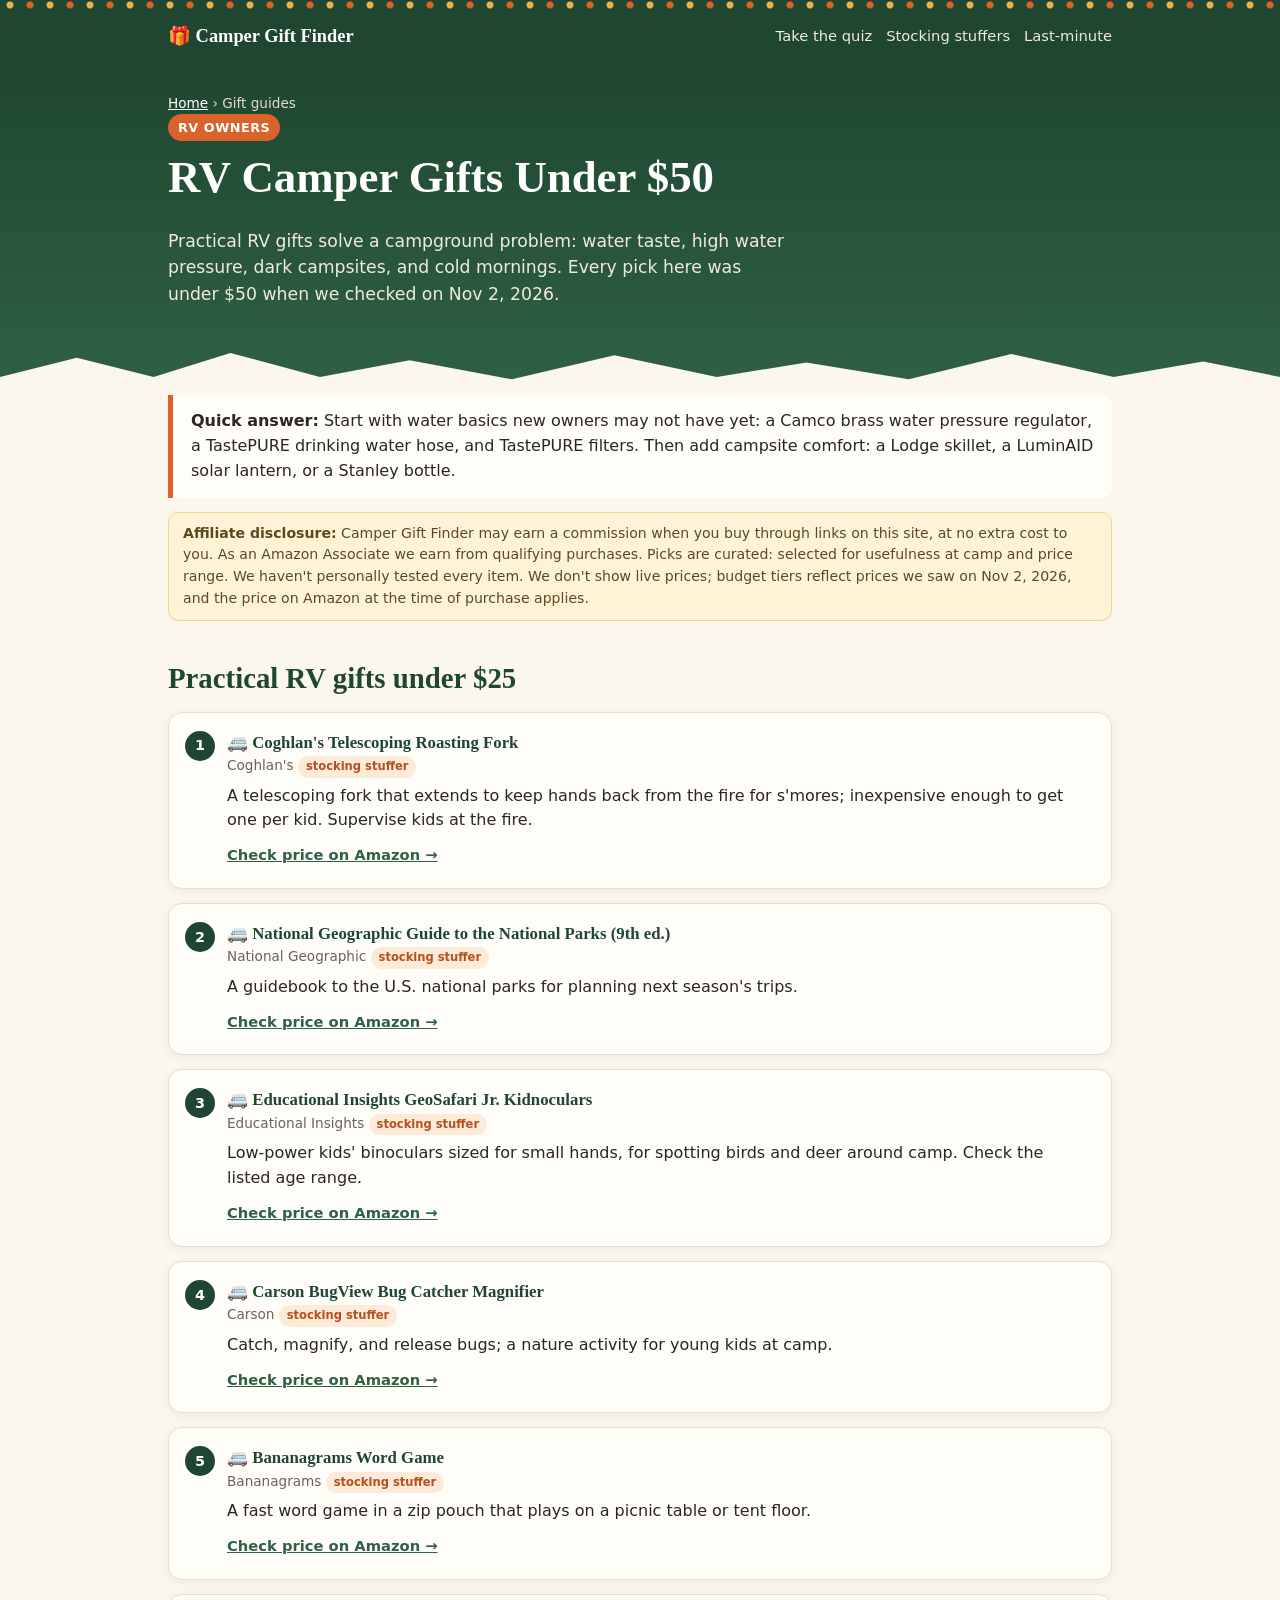
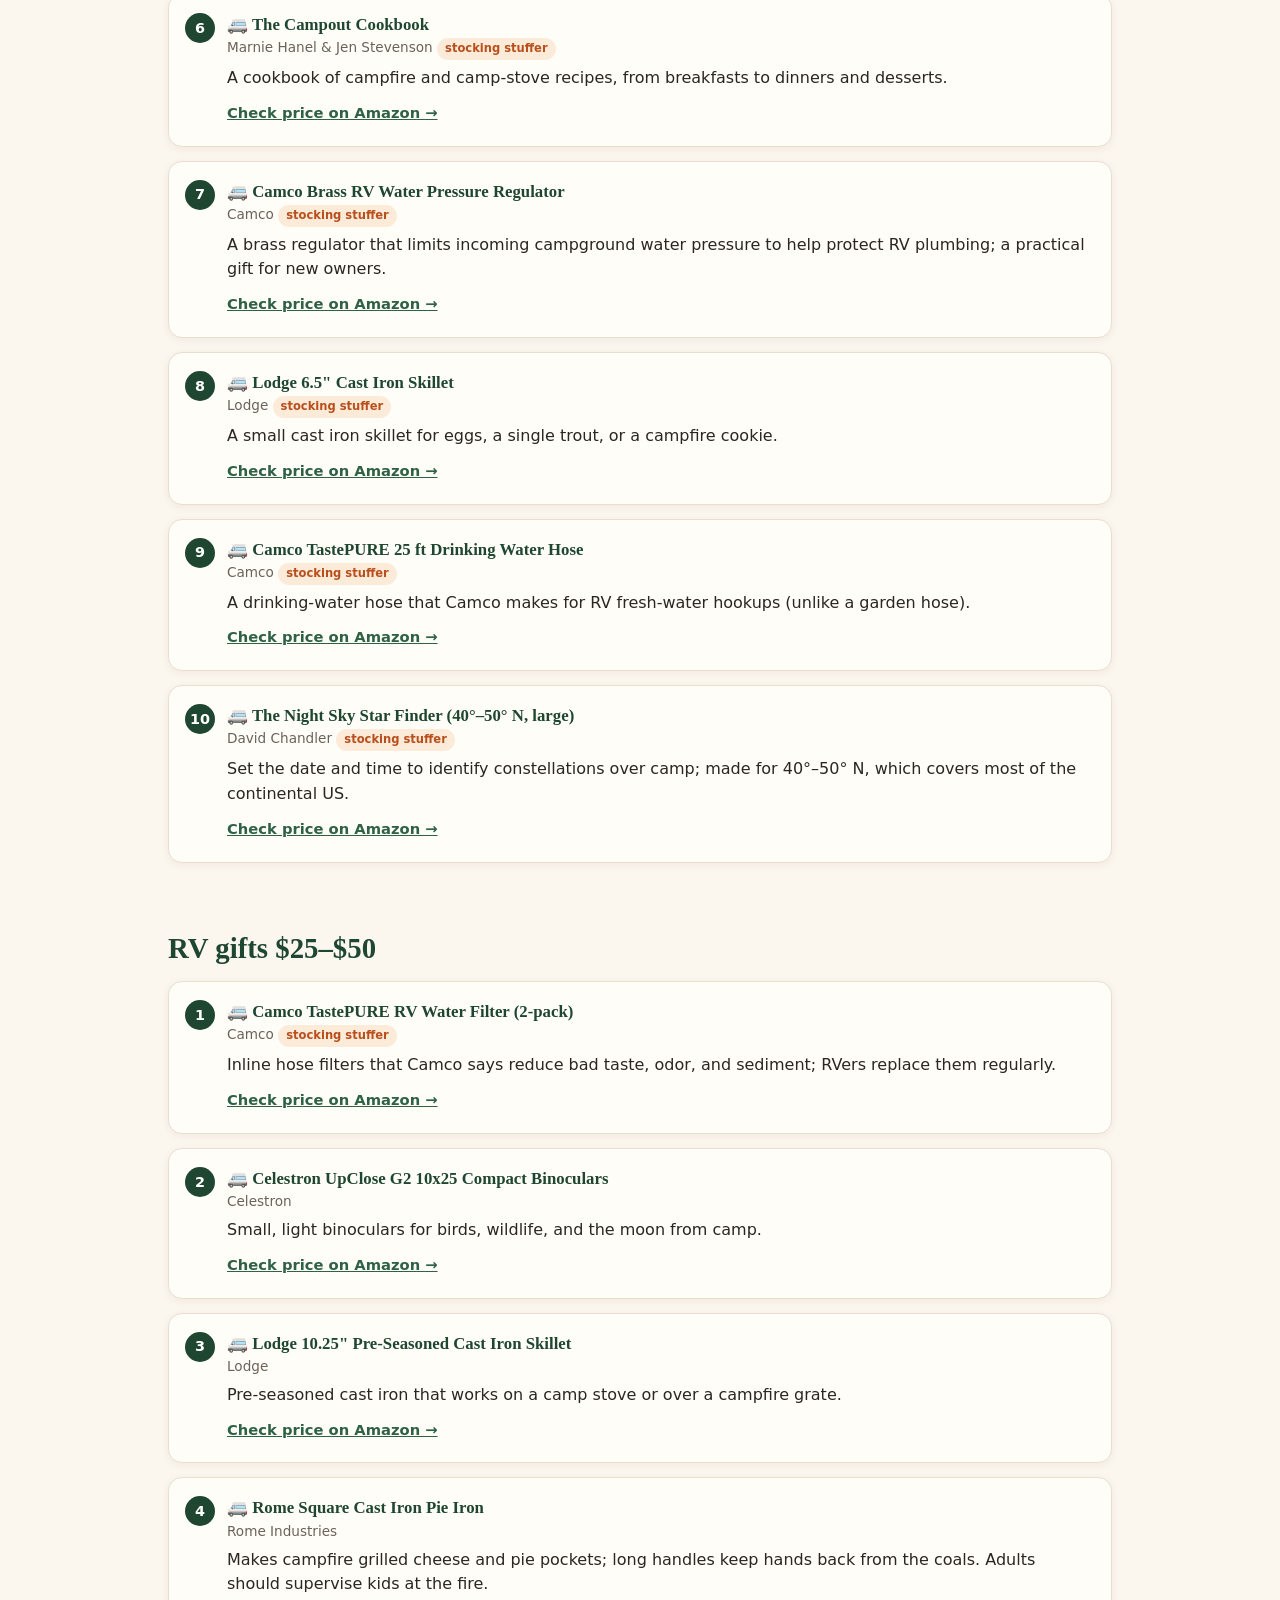
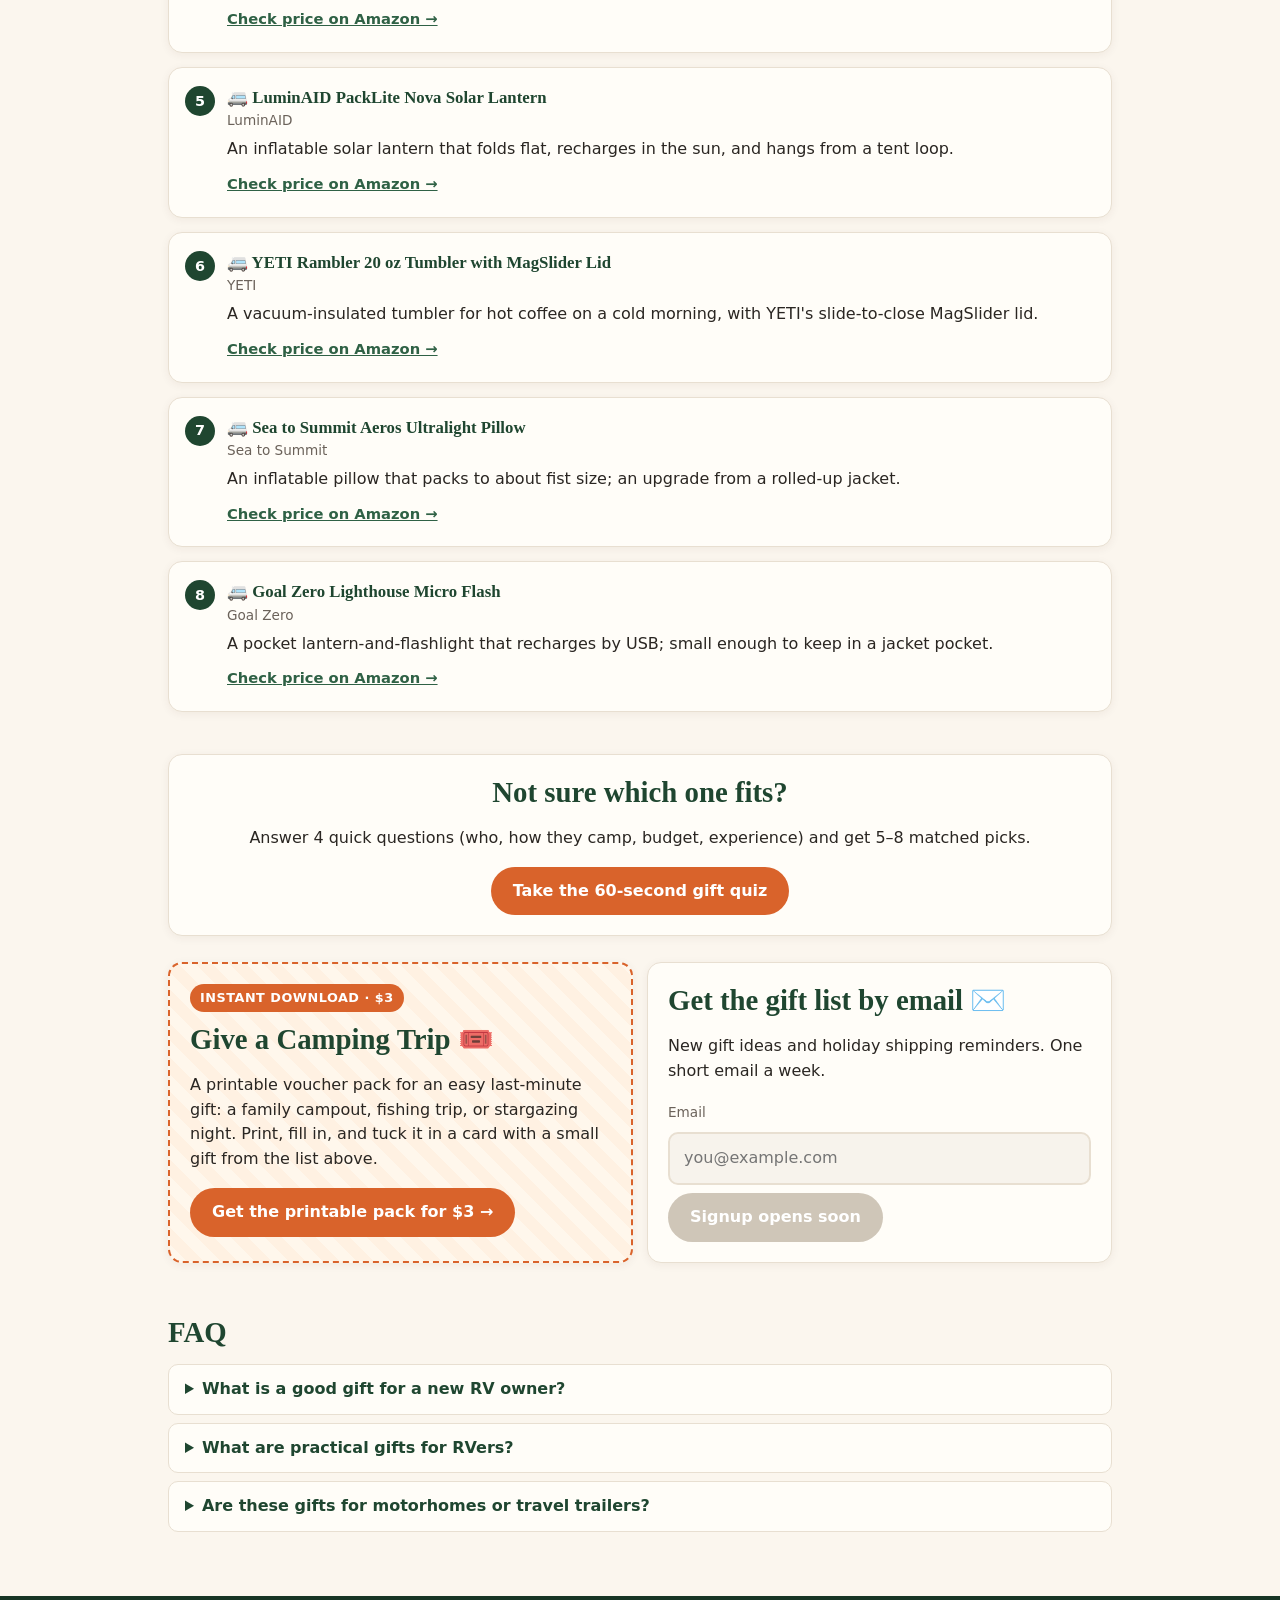
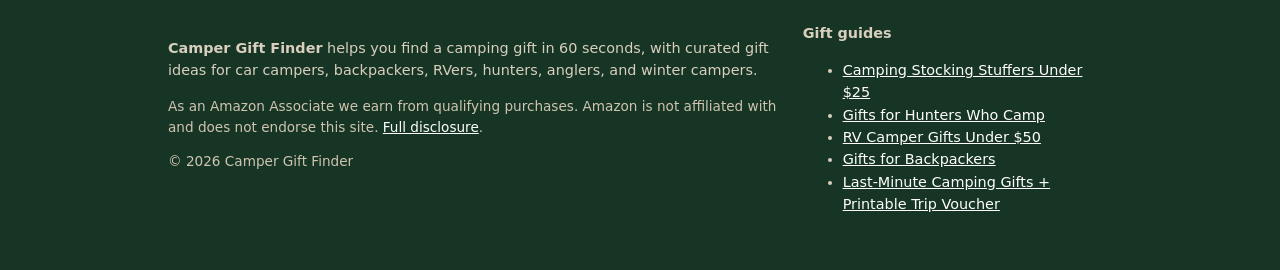
<file: gifts/rv-camper-gifts-under-50/index.html>
<!doctype html>
<html lang="en"><head>
<meta charset="utf-8"><meta name="viewport" content="width=device-width,initial-scale=1">
<title>RV Camper Gifts Under $50 (2026): Useful Gifts for RV Owners</title>
<meta name="description" content="Useful RV camper gifts under $50: water pressure regulator, TastePURE filter and drinking hose, cast iron, lanterns, games, and more for RV owners and new RVers.">
<link rel="canonical" href="https://timfielder.github.io/camper-gift-finder/gifts/rv-camper-gifts-under-50/">
<meta property="og:type" content="website"><meta property="og:site_name" content="Camper Gift Finder">
<meta property="og:title" content="RV Camper Gifts Under $50 (2026): Useful Gifts for RV Owners"><meta property="og:description" content="Useful RV camper gifts under $50: water pressure regulator, TastePURE filter and drinking hose, cast iron, lanterns, games, and more for RV owners and new RVers.">
<meta property="og:url" content="https://timfielder.github.io/camper-gift-finder/gifts/rv-camper-gifts-under-50/"><meta property="og:image" content="https://timfielder.github.io/camper-gift-finder/img/og-rv-camper-gifts-under-50.png">
<meta name="twitter:card" content="summary_large_image"><meta name="twitter:title" content="RV Camper Gifts Under $50 (2026): Useful Gifts for RV Owners"><meta name="twitter:description" content="Useful RV camper gifts under $50: water pressure regulator, TastePURE filter and drinking hose, cast iron, lanterns, games, and more for RV owners and new RVers."><meta name="twitter:image" content="https://timfielder.github.io/camper-gift-finder/img/og-rv-camper-gifts-under-50.png">
<meta name="theme-color" content="#1f4630">
<link rel="icon" href="data:image/svg+xml,%3Csvg xmlns='http://www.w3.org/2000/svg' viewBox='0 0 100 100'%3E%3Ctext y='.9em' font-size='90'%3E%F0%9F%8E%81%3C/text%3E%3C/svg%3E">
<link rel="stylesheet" href="../../css/style.css">
<script type="application/ld+json">{"@context": "https://schema.org", "@type": "ItemList", "name": "RV Camper Gifts Under $50", "url": "https://timfielder.github.io/camper-gift-finder/gifts/rv-camper-gifts-under-50/", "numberOfItems": 18, "itemListElement": [{"@type": "ListItem", "position": 1, "name": "Coghlan's Telescoping Roasting Fork", "url": "https://www.amazon.com/dp/B001F9Y560?tag=campergiftfinder-20"}, {"@type": "ListItem", "position": 2, "name": "National Geographic Guide to the National Parks (9th ed.)", "url": "https://www.amazon.com/dp/1426221665?tag=campergiftfinder-20"}, {"@type": "ListItem", "position": 3, "name": "Educational Insights GeoSafari Jr. Kidnoculars", "url": "https://www.amazon.com/dp/B082VYVV8T?tag=campergiftfinder-20"}, {"@type": "ListItem", "position": 4, "name": "Carson BugView Bug Catcher Magnifier", "url": "https://www.amazon.com/dp/B000JQ5AZK?tag=campergiftfinder-20"}, {"@type": "ListItem", "position": 5, "name": "Bananagrams Word Game", "url": "https://www.amazon.com/dp/1932188126?tag=campergiftfinder-20"}, {"@type": "ListItem", "position": 6, "name": "The Campout Cookbook", "url": "https://www.amazon.com/dp/1579657990?tag=campergiftfinder-20"}, {"@type": "ListItem", "position": 7, "name": "Camco Brass RV Water Pressure Regulator", "url": "https://www.amazon.com/dp/B003BZD08U?tag=campergiftfinder-20"}, {"@type": "ListItem", "position": 8, "name": "Lodge 6.5\" Cast Iron Skillet", "url": "https://www.amazon.com/dp/B00063RWT8?tag=campergiftfinder-20"}, {"@type": "ListItem", "position": 9, "name": "Camco TastePURE 25 ft Drinking Water Hose", "url": "https://www.amazon.com/dp/B004ME11FS?tag=campergiftfinder-20"}, {"@type": "ListItem", "position": 10, "name": "The Night Sky Star Finder (40°–50° N, large)", "url": "https://www.amazon.com/dp/0961320745?tag=campergiftfinder-20"}, {"@type": "ListItem", "position": 11, "name": "Camco TastePURE RV Water Filter (2-pack)", "url": "https://www.amazon.com/dp/B0024E6V30?tag=campergiftfinder-20"}, {"@type": "ListItem", "position": 12, "name": "Celestron UpClose G2 10x25 Compact Binoculars", "url": "https://www.amazon.com/dp/B006ZN4SDG?tag=campergiftfinder-20"}, {"@type": "ListItem", "position": 13, "name": "Lodge 10.25\" Pre-Seasoned Cast Iron Skillet", "url": "https://www.amazon.com/dp/B00WTSCXIS?tag=campergiftfinder-20"}, {"@type": "ListItem", "position": 14, "name": "Rome Square Cast Iron Pie Iron", "url": "https://www.amazon.com/dp/B000FNLXWG?tag=campergiftfinder-20"}, {"@type": "ListItem", "position": 15, "name": "LuminAID PackLite Nova Solar Lantern", "url": "https://www.amazon.com/dp/B0716JV1SG?tag=campergiftfinder-20"}, {"@type": "ListItem", "position": 16, "name": "YETI Rambler 20 oz Tumbler with MagSlider Lid", "url": "https://www.amazon.com/dp/B073WJMKHN?tag=campergiftfinder-20"}, {"@type": "ListItem", "position": 17, "name": "Sea to Summit Aeros Ultralight Pillow", "url": "https://www.amazon.com/dp/B07PCSHKFQ?tag=campergiftfinder-20"}, {"@type": "ListItem", "position": 18, "name": "Goal Zero Lighthouse Micro Flash", "url": "https://www.amazon.com/dp/B01IQXDTGY?tag=campergiftfinder-20"}]}</script>
<script type="application/ld+json">{"@context": "https://schema.org", "@type": "FAQPage", "mainEntity": [{"@type": "Question", "name": "What is a good gift for a new RV owner?", "acceptedAnswer": {"@type": "Answer", "text": "A water pressure regulator, a drinking-water hose, and inline water filters. A regulator limits incoming campground water pressure to help protect the RV's plumbing."}}, {"@type": "Question", "name": "What are practical gifts for RVers?", "acceptedAnswer": {"@type": "Answer", "text": "Spare water filters, campsite lighting, and campfire cooking gear like a pie iron or cast iron skillet. For CO or propane alarms, choose a model its maker approves for RV use."}}, {"@type": "Question", "name": "Are these gifts for motorhomes or travel trailers?", "acceptedAnswer": {"@type": "Answer", "text": "Both. The water accessories use standard garden-hose threads found on most RV fresh-water inlets, but check the RV's connections before you buy."}}]}</script>
<script type="application/ld+json">{"@context": "https://schema.org", "@type": "BreadcrumbList", "itemListElement": [{"@type": "ListItem", "position": 1, "name": "Camper Gift Finder", "item": "https://timfielder.github.io/camper-gift-finder/"}, {"@type": "ListItem", "position": 2, "name": "RV Camper Gifts Under $50"}]}</script>
</head><body>
<div class="lights" aria-hidden="true"></div>
<header class="site"><div class="wrap"><a class="brand" href="../../">🎁 Camper Gift Finder</a>
<nav class="top" aria-label="Main"><a href="../../#quiz">Take the quiz</a><a class="hide-sm" href="../../gifts/stocking-stuffers-for-campers/">Stocking stuffers</a><a class="hide-sm" href="../../gifts/last-minute-camping-gifts/">Last-minute</a></nav></div></header>
<div class="hero"><div class="wrap"><div class="crumbs"><a href="../../">Home</a> › Gift guides</div><span class="kicker">RV owners</span><h1>RV Camper Gifts Under $50</h1><p>Practical RV gifts solve a campground problem: water taste, high water pressure, dark campsites, and cold mornings. Every pick here was under $50 when we checked on Nov 2, 2026.</p></div></div>
<main class="wrap"><div class="quick"><strong>Quick answer:</strong> Start with water basics new owners may not have yet: a Camco brass water pressure regulator, a TastePURE drinking water hose, and TastePURE filters. Then add campsite comfort: a Lodge skillet, a LuminAID solar lantern, or a Stanley bottle.</div>
<p class="disclosure"><strong>Affiliate disclosure:</strong> Camper Gift Finder may earn a commission when you buy through links on this site, at no extra cost to you. As an Amazon Associate we earn from qualifying purchases. Picks are curated: selected for usefulness at camp and price range. We haven't personally tested every item. We don't show live prices; budget tiers reflect prices we saw on Nov 2, 2026, and the price on Amazon at the time of purchase applies.</p><section><h2>Practical RV gifts under $25</h2><ol class="list"><li><article class="card pick"><div><h3>🚐 Coghlan&#x27;s Telescoping Roasting Fork</h3><div class="meta">Coghlan&#x27;s <span class="tag s">stocking stuffer</span></div><p>A telescoping fork that extends to keep hands back from the fire for s&#x27;mores; inexpensive enough to get one per kid. Supervise kids at the fire.</p><a class="buy" href="https://www.amazon.com/dp/B001F9Y560?tag=campergiftfinder-20" target="_blank" rel="sponsored nofollow noopener">Check price on Amazon →</a></div></article></li><li><article class="card pick"><div><h3>🚐 National Geographic Guide to the National Parks (9th ed.)</h3><div class="meta">National Geographic <span class="tag s">stocking stuffer</span></div><p>A guidebook to the U.S. national parks for planning next season&#x27;s trips.</p><a class="buy" href="https://www.amazon.com/dp/1426221665?tag=campergiftfinder-20" target="_blank" rel="sponsored nofollow noopener">Check price on Amazon →</a></div></article></li><li><article class="card pick"><div><h3>🚐 Educational Insights GeoSafari Jr. Kidnoculars</h3><div class="meta">Educational Insights <span class="tag s">stocking stuffer</span></div><p>Low-power kids&#x27; binoculars sized for small hands, for spotting birds and deer around camp. Check the listed age range.</p><a class="buy" href="https://www.amazon.com/dp/B082VYVV8T?tag=campergiftfinder-20" target="_blank" rel="sponsored nofollow noopener">Check price on Amazon →</a></div></article></li><li><article class="card pick"><div><h3>🚐 Carson BugView Bug Catcher Magnifier</h3><div class="meta">Carson <span class="tag s">stocking stuffer</span></div><p>Catch, magnify, and release bugs; a nature activity for young kids at camp.</p><a class="buy" href="https://www.amazon.com/dp/B000JQ5AZK?tag=campergiftfinder-20" target="_blank" rel="sponsored nofollow noopener">Check price on Amazon →</a></div></article></li><li><article class="card pick"><div><h3>🚐 Bananagrams Word Game</h3><div class="meta">Bananagrams <span class="tag s">stocking stuffer</span></div><p>A fast word game in a zip pouch that plays on a picnic table or tent floor.</p><a class="buy" href="https://www.amazon.com/dp/1932188126?tag=campergiftfinder-20" target="_blank" rel="sponsored nofollow noopener">Check price on Amazon →</a></div></article></li><li><article class="card pick"><div><h3>🚐 The Campout Cookbook</h3><div class="meta">Marnie Hanel &amp; Jen Stevenson <span class="tag s">stocking stuffer</span></div><p>A cookbook of campfire and camp-stove recipes, from breakfasts to dinners and desserts.</p><a class="buy" href="https://www.amazon.com/dp/1579657990?tag=campergiftfinder-20" target="_blank" rel="sponsored nofollow noopener">Check price on Amazon →</a></div></article></li><li><article class="card pick"><div><h3>🚐 Camco Brass RV Water Pressure Regulator</h3><div class="meta">Camco <span class="tag s">stocking stuffer</span></div><p>A brass regulator that limits incoming campground water pressure to help protect RV plumbing; a practical gift for new owners.</p><a class="buy" href="https://www.amazon.com/dp/B003BZD08U?tag=campergiftfinder-20" target="_blank" rel="sponsored nofollow noopener">Check price on Amazon →</a></div></article></li><li><article class="card pick"><div><h3>🚐 Lodge 6.5&quot; Cast Iron Skillet</h3><div class="meta">Lodge <span class="tag s">stocking stuffer</span></div><p>A small cast iron skillet for eggs, a single trout, or a campfire cookie.</p><a class="buy" href="https://www.amazon.com/dp/B00063RWT8?tag=campergiftfinder-20" target="_blank" rel="sponsored nofollow noopener">Check price on Amazon →</a></div></article></li><li><article class="card pick"><div><h3>🚐 Camco TastePURE 25 ft Drinking Water Hose</h3><div class="meta">Camco <span class="tag s">stocking stuffer</span></div><p>A drinking-water hose that Camco makes for RV fresh-water hookups (unlike a garden hose).</p><a class="buy" href="https://www.amazon.com/dp/B004ME11FS?tag=campergiftfinder-20" target="_blank" rel="sponsored nofollow noopener">Check price on Amazon →</a></div></article></li><li><article class="card pick"><div><h3>🚐 The Night Sky Star Finder (40°–50° N, large)</h3><div class="meta">David Chandler <span class="tag s">stocking stuffer</span></div><p>Set the date and time to identify constellations over camp; made for 40°–50° N, which covers most of the continental US.</p><a class="buy" href="https://www.amazon.com/dp/0961320745?tag=campergiftfinder-20" target="_blank" rel="sponsored nofollow noopener">Check price on Amazon →</a></div></article></li></ol></section><section><h2>RV gifts $25–$50</h2><ol class="list"><li><article class="card pick"><div><h3>🚐 Camco TastePURE RV Water Filter (2-pack)</h3><div class="meta">Camco <span class="tag s">stocking stuffer</span></div><p>Inline hose filters that Camco says reduce bad taste, odor, and sediment; RVers replace them regularly.</p><a class="buy" href="https://www.amazon.com/dp/B0024E6V30?tag=campergiftfinder-20" target="_blank" rel="sponsored nofollow noopener">Check price on Amazon →</a></div></article></li><li><article class="card pick"><div><h3>🚐 Celestron UpClose G2 10x25 Compact Binoculars</h3><div class="meta">Celestron</div><p>Small, light binoculars for birds, wildlife, and the moon from camp.</p><a class="buy" href="https://www.amazon.com/dp/B006ZN4SDG?tag=campergiftfinder-20" target="_blank" rel="sponsored nofollow noopener">Check price on Amazon →</a></div></article></li><li><article class="card pick"><div><h3>🚐 Lodge 10.25&quot; Pre-Seasoned Cast Iron Skillet</h3><div class="meta">Lodge</div><p>Pre-seasoned cast iron that works on a camp stove or over a campfire grate.</p><a class="buy" href="https://www.amazon.com/dp/B00WTSCXIS?tag=campergiftfinder-20" target="_blank" rel="sponsored nofollow noopener">Check price on Amazon →</a></div></article></li><li><article class="card pick"><div><h3>🚐 Rome Square Cast Iron Pie Iron</h3><div class="meta">Rome Industries</div><p>Makes campfire grilled cheese and pie pockets; long handles keep hands back from the coals. Adults should supervise kids at the fire.</p><a class="buy" href="https://www.amazon.com/dp/B000FNLXWG?tag=campergiftfinder-20" target="_blank" rel="sponsored nofollow noopener">Check price on Amazon →</a></div></article></li><li><article class="card pick"><div><h3>🚐 LuminAID PackLite Nova Solar Lantern</h3><div class="meta">LuminAID</div><p>An inflatable solar lantern that folds flat, recharges in the sun, and hangs from a tent loop.</p><a class="buy" href="https://www.amazon.com/dp/B0716JV1SG?tag=campergiftfinder-20" target="_blank" rel="sponsored nofollow noopener">Check price on Amazon →</a></div></article></li><li><article class="card pick"><div><h3>🚐 YETI Rambler 20 oz Tumbler with MagSlider Lid</h3><div class="meta">YETI</div><p>A vacuum-insulated tumbler for hot coffee on a cold morning, with YETI&#x27;s slide-to-close MagSlider lid.</p><a class="buy" href="https://www.amazon.com/dp/B073WJMKHN?tag=campergiftfinder-20" target="_blank" rel="sponsored nofollow noopener">Check price on Amazon →</a></div></article></li><li><article class="card pick"><div><h3>🚐 Sea to Summit Aeros Ultralight Pillow</h3><div class="meta">Sea to Summit</div><p>An inflatable pillow that packs to about fist size; an upgrade from a rolled-up jacket.</p><a class="buy" href="https://www.amazon.com/dp/B07PCSHKFQ?tag=campergiftfinder-20" target="_blank" rel="sponsored nofollow noopener">Check price on Amazon →</a></div></article></li><li><article class="card pick"><div><h3>🚐 Goal Zero Lighthouse Micro Flash</h3><div class="meta">Goal Zero</div><p>A pocket lantern-and-flashlight that recharges by USB; small enough to keep in a jacket pocket.</p><a class="buy" href="https://www.amazon.com/dp/B01IQXDTGY?tag=campergiftfinder-20" target="_blank" rel="sponsored nofollow noopener">Check price on Amazon →</a></div></article></li></ol></section><section class="card" style="text-align:center"><h2>Not sure which one fits?</h2><p>Answer 4 quick questions (who, how they camp, budget, experience) and get 5–8 matched picks.</p><a class="btn" href="../../#quiz">Take the 60-second gift quiz</a></section><section><div class="promo">
<div class="card voucher"><span class="kicker">Instant download · $3</span><h2>Give a Camping Trip 🎟️</h2><p>A printable voucher pack for an easy last-minute gift: a family campout, fishing trip, or stargazing night. Print, fill in, and tuck it in a card with a small gift from the list above.</p><a class="btn" href="https://timber855.gumroad.com/l/wxigs" target="_blank" rel="noopener">Get the printable pack for $3 →</a></div>
<div class="card signup"><h2>Get the gift list by email ✉️</h2><p>New gift ideas and holiday shipping reminders. One short email a week.</p>
<form onsubmit="return false" aria-label="Email signup (coming soon)"><label class="small" for="em">Email</label><input id="em" type="email" placeholder="you@example.com" disabled><button class="btn soon" disabled aria-disabled="true">Signup opens soon</button></form></div>
</div></section><section class="faq"><h2>FAQ</h2><details><summary>What is a good gift for a new RV owner?</summary><p>A water pressure regulator, a drinking-water hose, and inline water filters. A regulator limits incoming campground water pressure to help protect the RV&#x27;s plumbing.</p></details><details><summary>What are practical gifts for RVers?</summary><p>Spare water filters, campsite lighting, and campfire cooking gear like a pie iron or cast iron skillet. For CO or propane alarms, choose a model its maker approves for RV use.</p></details><details><summary>Are these gifts for motorhomes or travel trailers?</summary><p>Both. The water accessories use standard garden-hose threads found on most RV fresh-water inlets, but check the RV&#x27;s connections before you buy.</p></details></section></main><footer class="site"><div class="wrap"><div class="cols"><div>
<p><strong>Camper Gift Finder</strong> helps you find a camping gift in 60 seconds, with curated gift ideas for car campers, backpackers, RVers, hunters, anglers, and winter campers.</p>
<p class="small" style="color:#cfc4b2">As an Amazon Associate we earn from qualifying purchases. Amazon is not affiliated with and does not endorse this site. <a href="../../disclosure/">Full disclosure</a>.</p>
<p class="small" style="color:#cfc4b2">© 2026 Camper Gift Finder</p></div>
<div><strong>Gift guides</strong><ul><li><a href="../../gifts/stocking-stuffers-for-campers/">Camping Stocking Stuffers Under $25</a></li><li><a href="../../gifts/gifts-for-hunters-who-camp/">Gifts for Hunters Who Camp</a></li><li><a href="../../gifts/rv-camper-gifts-under-50/">RV Camper Gifts Under $50</a></li><li><a href="../../gifts/gifts-for-backpackers/">Gifts for Backpackers</a></li><li><a href="../../gifts/last-minute-camping-gifts/">Last-Minute Camping Gifts + Printable Trip Voucher</a></li></ul></div></div></div></footer>
</body></html>
</file>
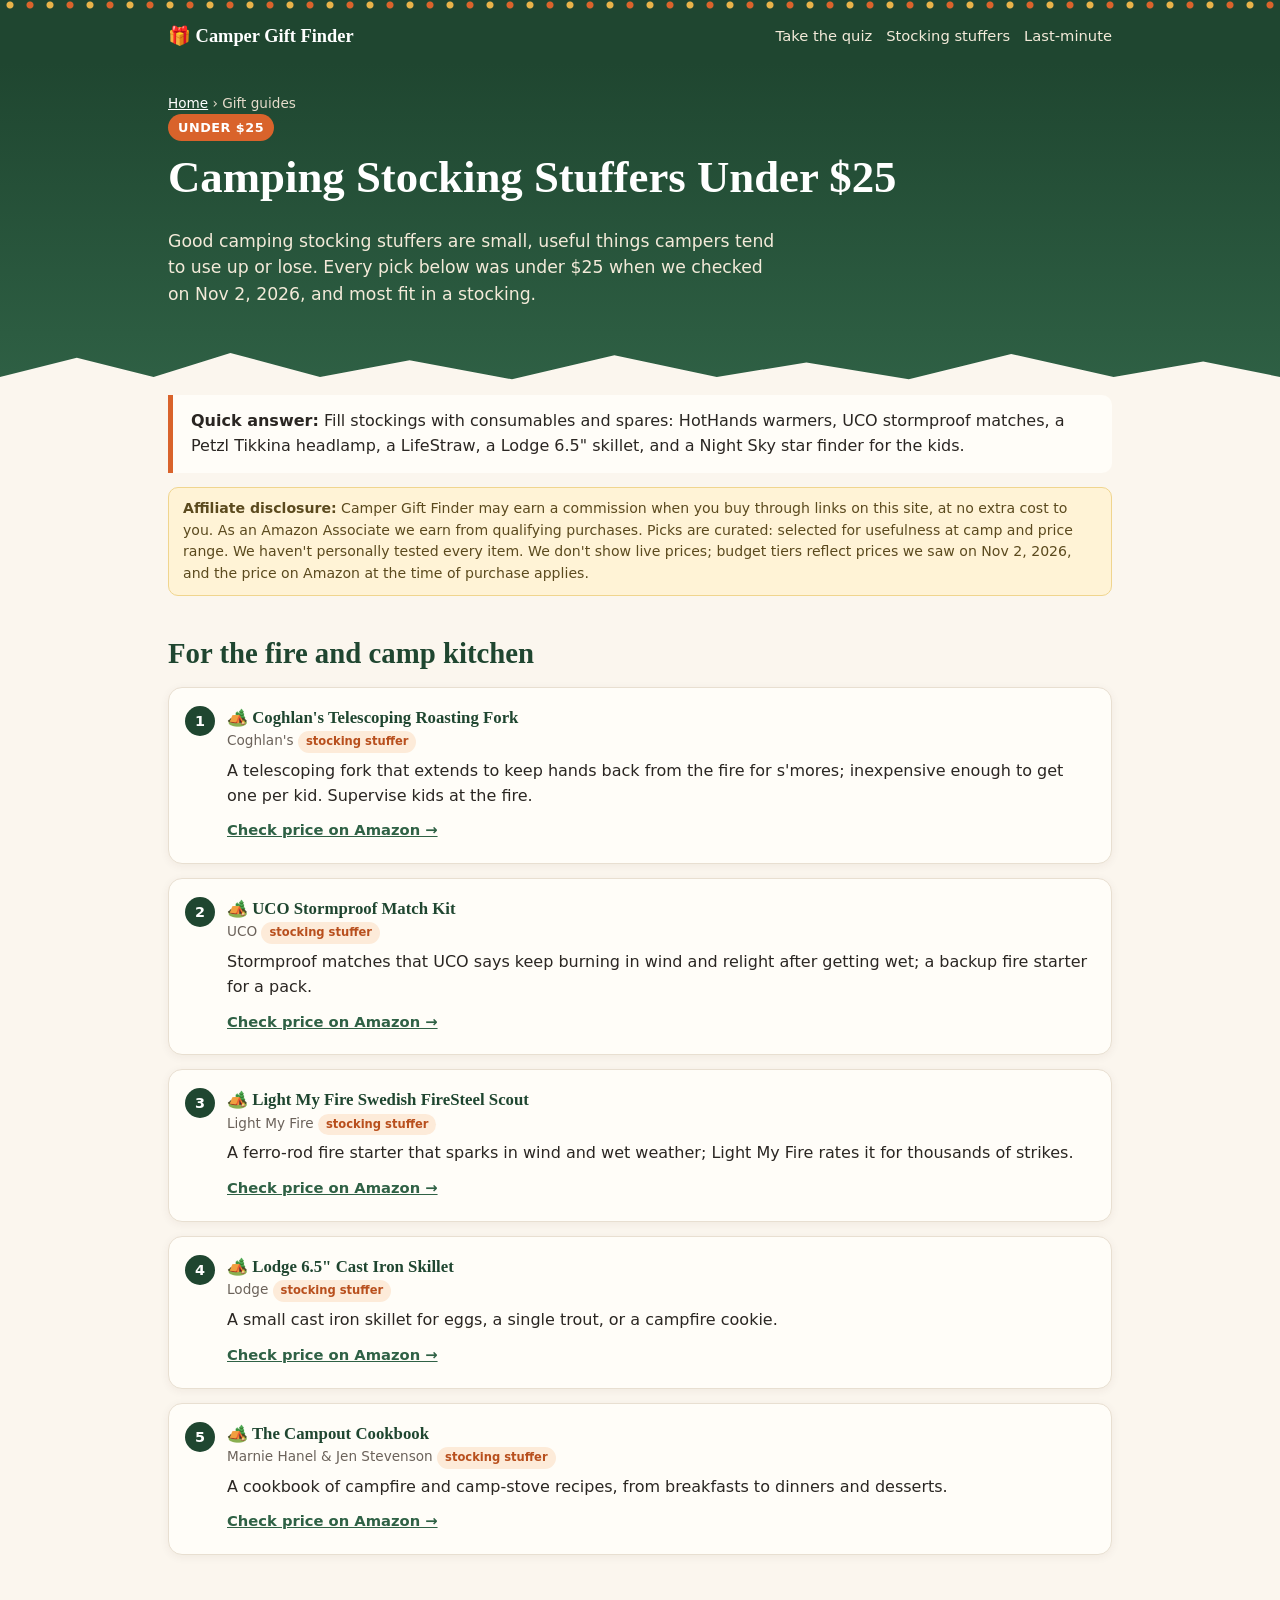
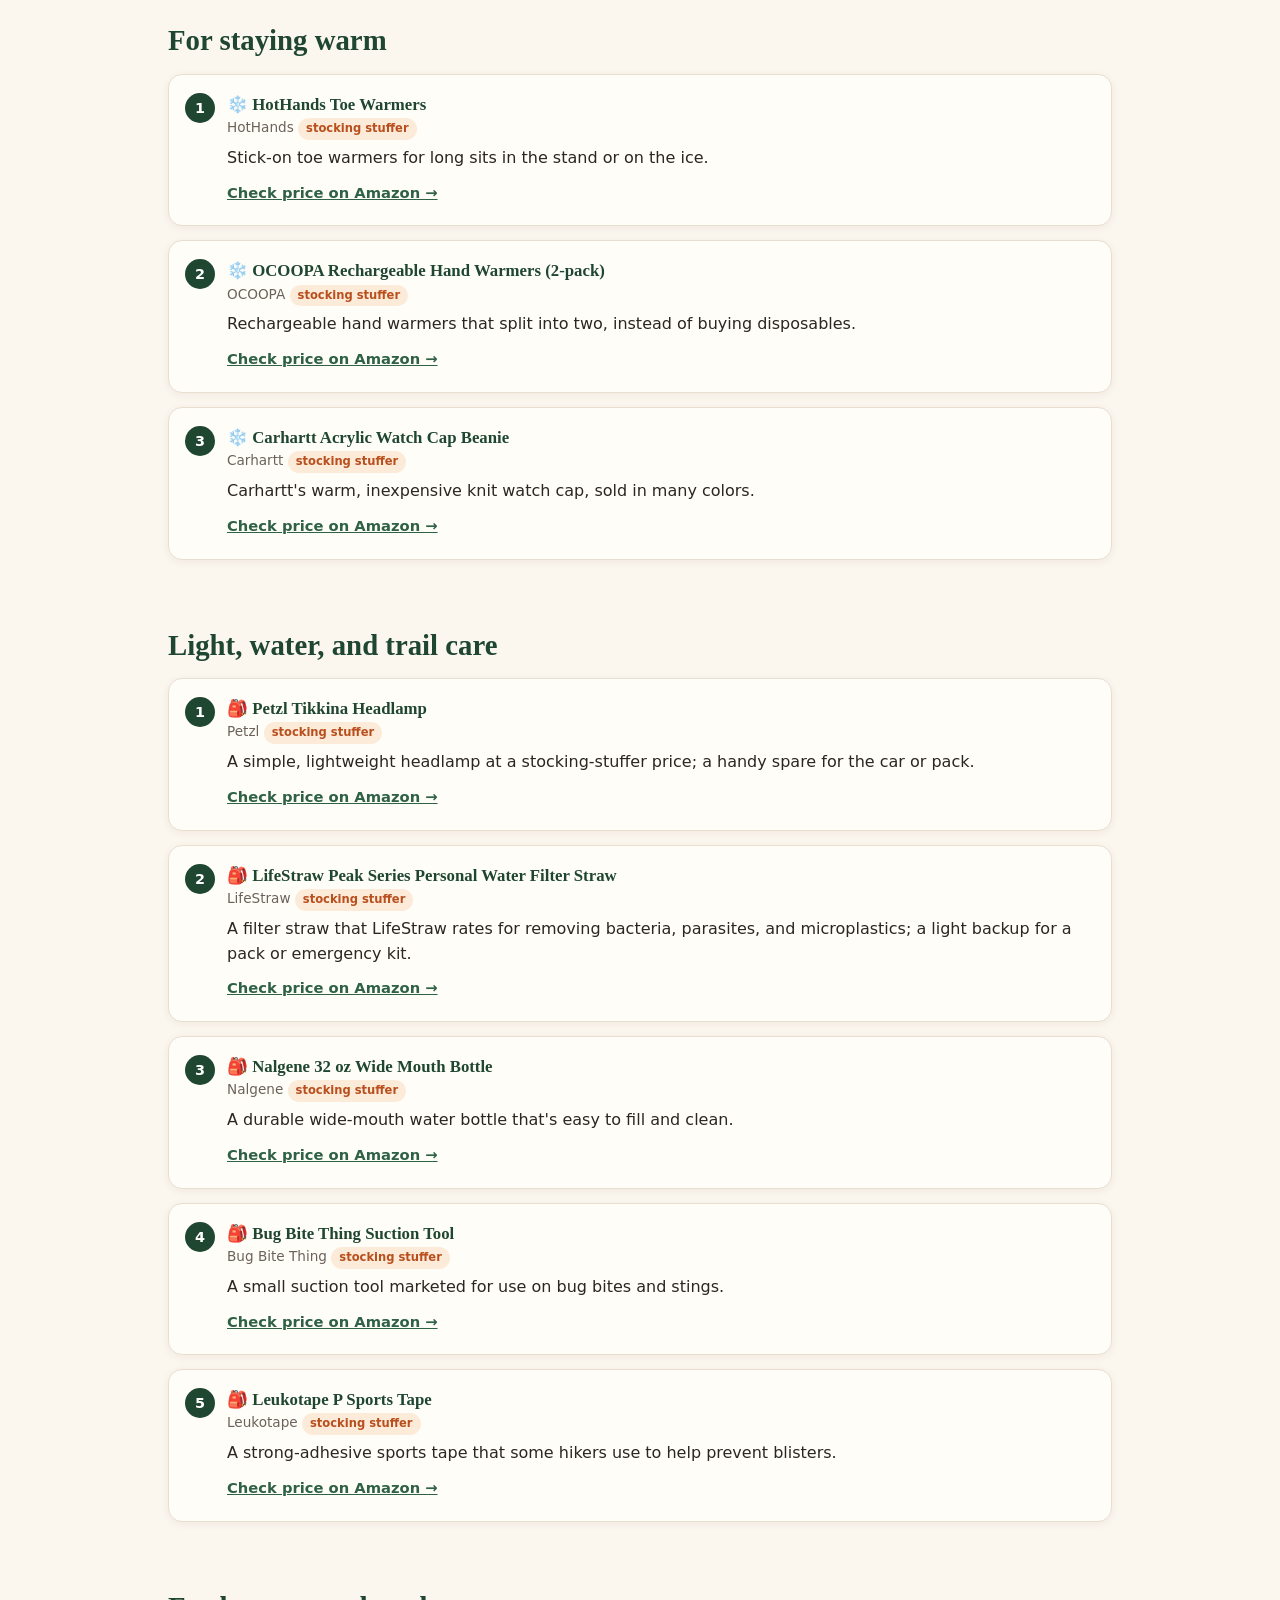
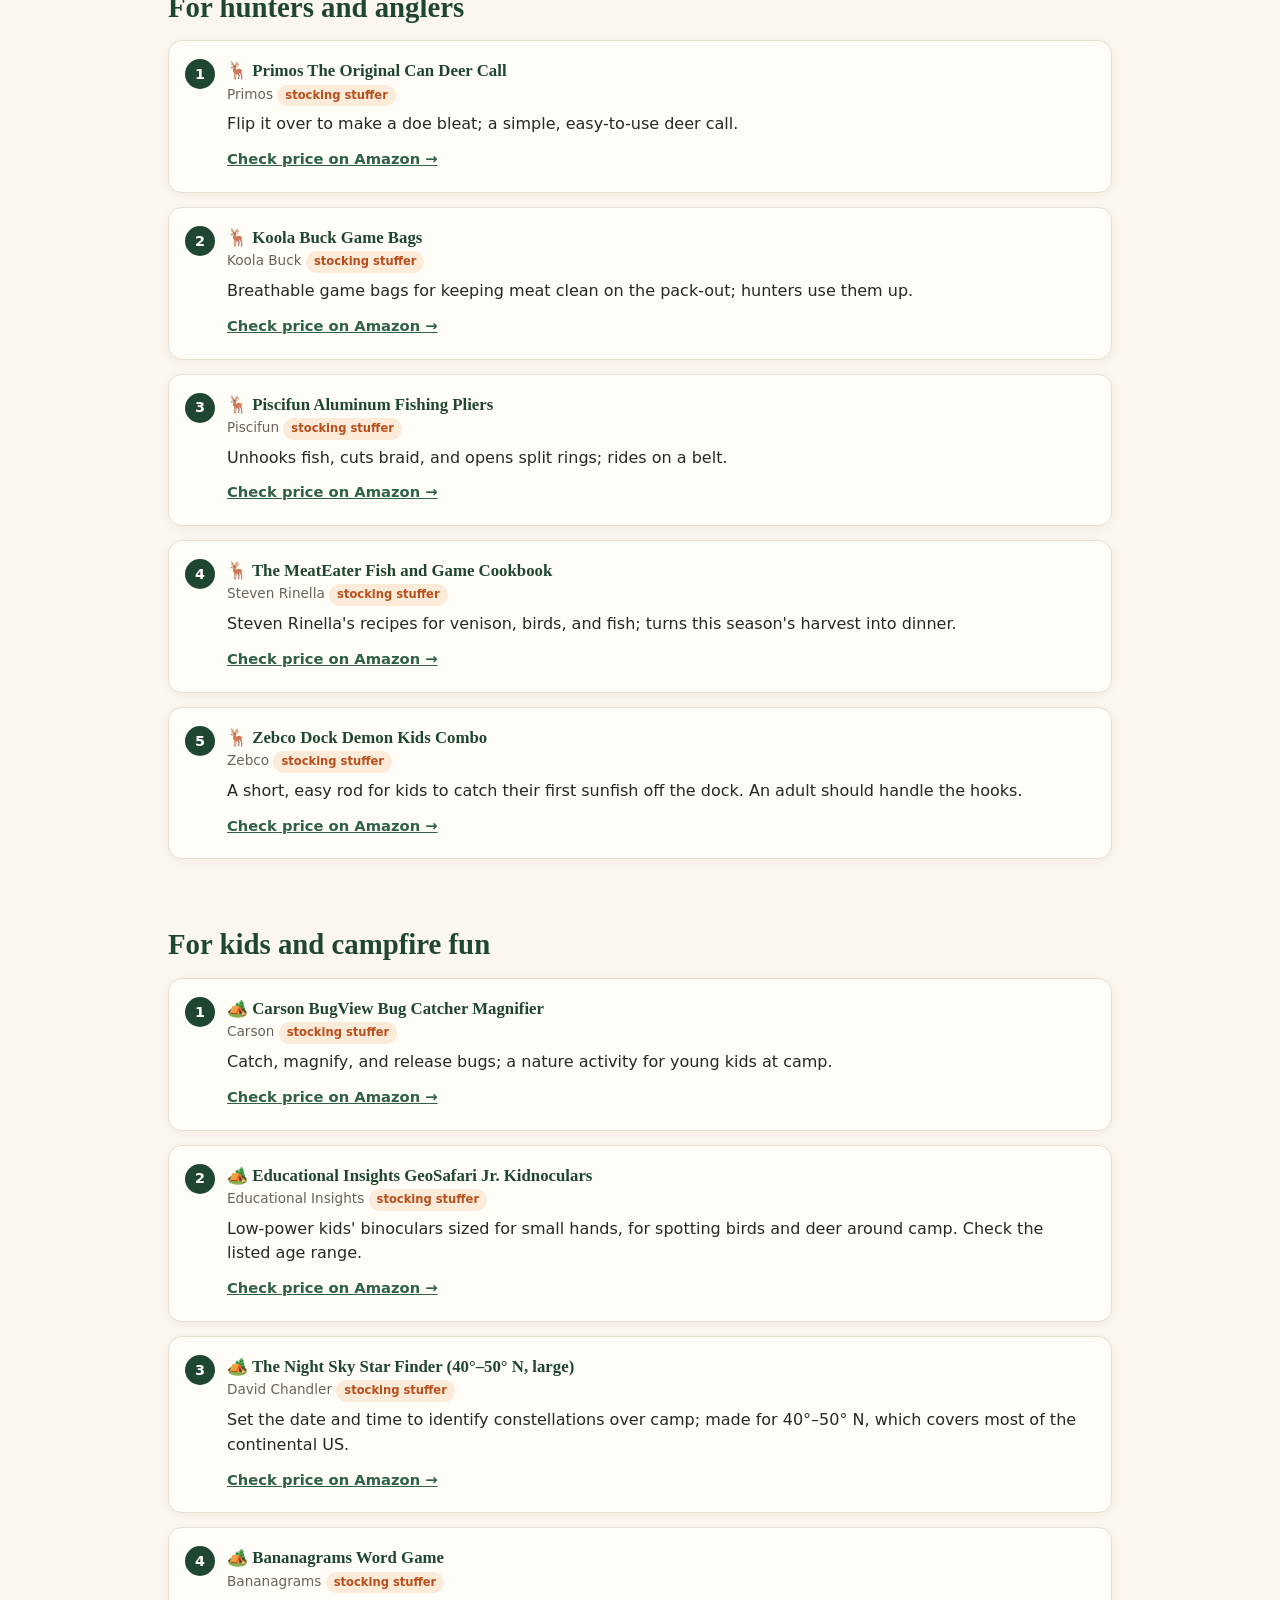
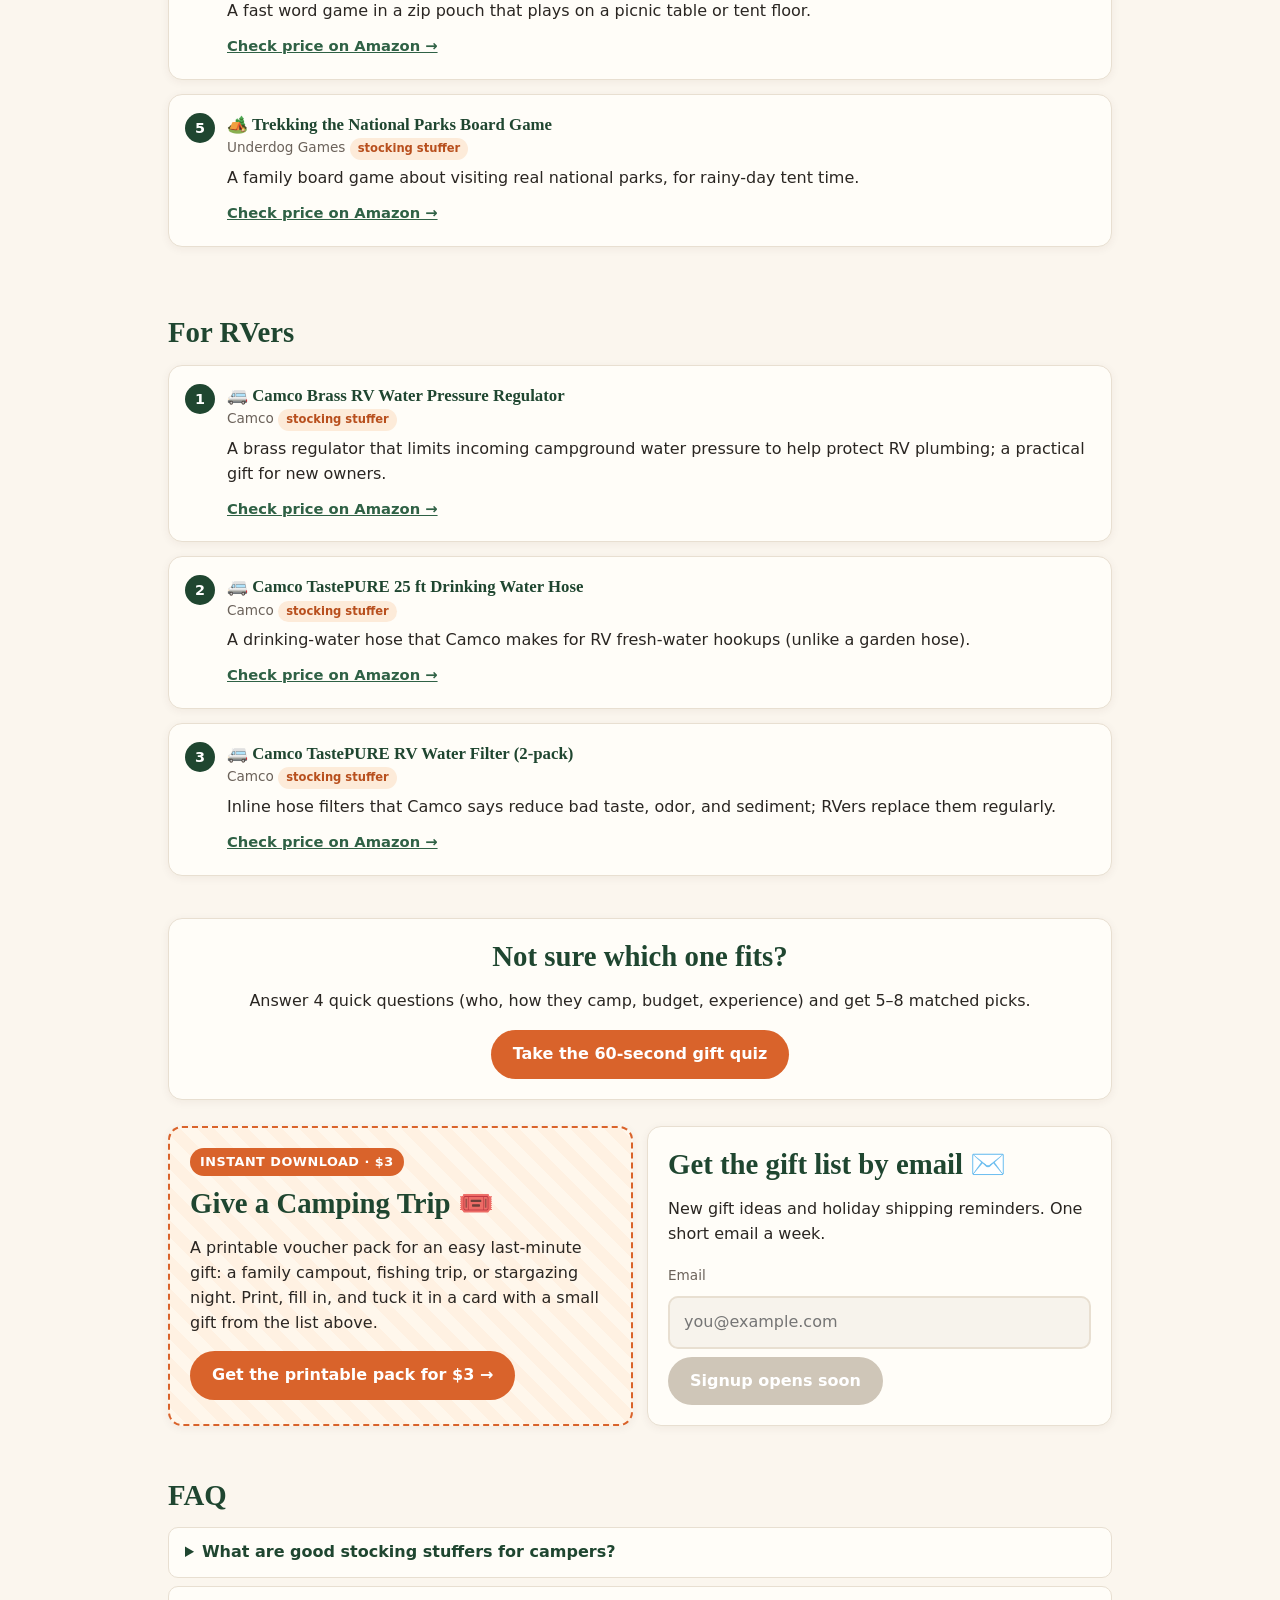
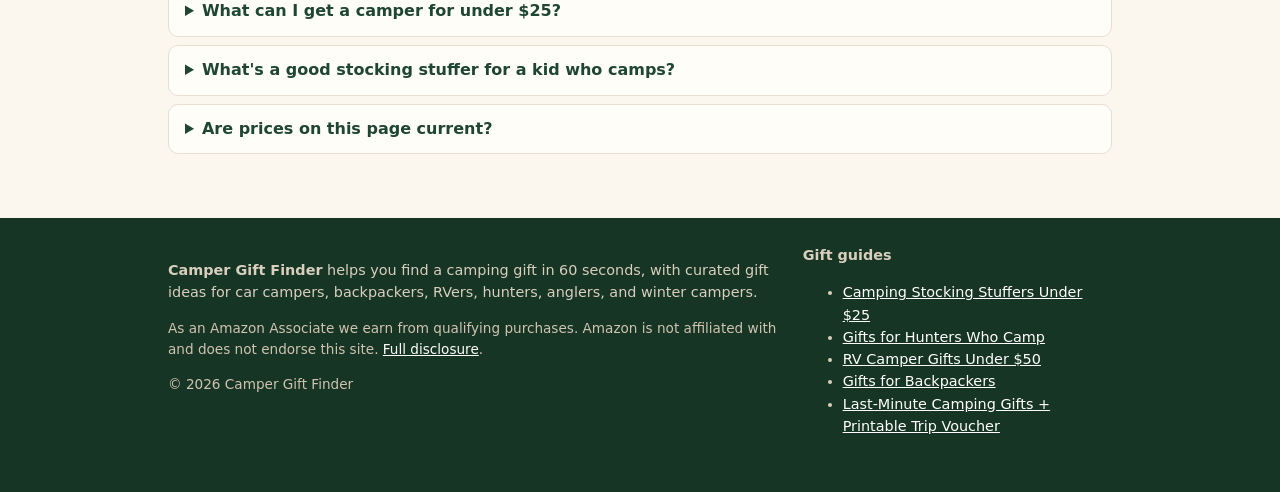
<file: gifts/stocking-stuffers-for-campers/index.html>
<!doctype html>
<html lang="en"><head>
<meta charset="utf-8"><meta name="viewport" content="width=device-width,initial-scale=1">
<title>Camping Stocking Stuffers Under $25 (2026): 26 Ideas for Campers</title>
<meta name="description" content="Curated camping stocking stuffers under $25: hand warmers, stormproof matches, headlamps, a mini cast iron skillet, star finders, and more for campers, hunters, and kids.">
<link rel="canonical" href="https://timfielder.github.io/camper-gift-finder/gifts/stocking-stuffers-for-campers/">
<meta property="og:type" content="website"><meta property="og:site_name" content="Camper Gift Finder">
<meta property="og:title" content="Camping Stocking Stuffers Under $25 (2026): 26 Ideas for Campers"><meta property="og:description" content="Curated camping stocking stuffers under $25: hand warmers, stormproof matches, headlamps, a mini cast iron skillet, star finders, and more for campers, hunters, and kids.">
<meta property="og:url" content="https://timfielder.github.io/camper-gift-finder/gifts/stocking-stuffers-for-campers/"><meta property="og:image" content="https://timfielder.github.io/camper-gift-finder/img/og-stocking-stuffers-for-campers.png">
<meta name="twitter:card" content="summary_large_image"><meta name="twitter:title" content="Camping Stocking Stuffers Under $25 (2026): 26 Ideas for Campers"><meta name="twitter:description" content="Curated camping stocking stuffers under $25: hand warmers, stormproof matches, headlamps, a mini cast iron skillet, star finders, and more for campers, hunters, and kids."><meta name="twitter:image" content="https://timfielder.github.io/camper-gift-finder/img/og-stocking-stuffers-for-campers.png">
<meta name="theme-color" content="#1f4630">
<link rel="icon" href="data:image/svg+xml,%3Csvg xmlns='http://www.w3.org/2000/svg' viewBox='0 0 100 100'%3E%3Ctext y='.9em' font-size='90'%3E%F0%9F%8E%81%3C/text%3E%3C/svg%3E">
<link rel="stylesheet" href="../../css/style.css">
<script type="application/ld+json">{"@context": "https://schema.org", "@type": "ItemList", "name": "Camping Stocking Stuffers Under $25", "url": "https://timfielder.github.io/camper-gift-finder/gifts/stocking-stuffers-for-campers/", "numberOfItems": 26, "itemListElement": [{"@type": "ListItem", "position": 1, "name": "Coghlan's Telescoping Roasting Fork", "url": "https://www.amazon.com/dp/B001F9Y560?tag=campergiftfinder-20"}, {"@type": "ListItem", "position": 2, "name": "UCO Stormproof Match Kit", "url": "https://www.amazon.com/dp/B003I1T7ES?tag=campergiftfinder-20"}, {"@type": "ListItem", "position": 3, "name": "Light My Fire Swedish FireSteel Scout", "url": "https://www.amazon.com/dp/B07NQHP4KX?tag=campergiftfinder-20"}, {"@type": "ListItem", "position": 4, "name": "Lodge 6.5\" Cast Iron Skillet", "url": "https://www.amazon.com/dp/B00063RWT8?tag=campergiftfinder-20"}, {"@type": "ListItem", "position": 5, "name": "The Campout Cookbook", "url": "https://www.amazon.com/dp/1579657990?tag=campergiftfinder-20"}, {"@type": "ListItem", "position": 6, "name": "HotHands Toe Warmers", "url": "https://www.amazon.com/dp/B07J33BF7V?tag=campergiftfinder-20"}, {"@type": "ListItem", "position": 7, "name": "OCOOPA Rechargeable Hand Warmers (2-pack)", "url": "https://www.amazon.com/dp/B0FHH5SLZB?tag=campergiftfinder-20"}, {"@type": "ListItem", "position": 8, "name": "Carhartt Acrylic Watch Cap Beanie", "url": "https://www.amazon.com/dp/B002G9UDYG?tag=campergiftfinder-20"}, {"@type": "ListItem", "position": 9, "name": "Petzl Tikkina Headlamp", "url": "https://www.amazon.com/dp/B0FD64NN69?tag=campergiftfinder-20"}, {"@type": "ListItem", "position": 10, "name": "LifeStraw Peak Series Personal Water Filter Straw", "url": "https://www.amazon.com/dp/B09SBPWHS7?tag=campergiftfinder-20"}, {"@type": "ListItem", "position": 11, "name": "Nalgene 32 oz Wide Mouth Bottle", "url": "https://www.amazon.com/dp/B09LMP8NB2?tag=campergiftfinder-20"}, {"@type": "ListItem", "position": 12, "name": "Bug Bite Thing Suction Tool", "url": "https://www.amazon.com/dp/B01576DWQU?tag=campergiftfinder-20"}, {"@type": "ListItem", "position": 13, "name": "Leukotape P Sports Tape", "url": "https://www.amazon.com/dp/B000E59HXC?tag=campergiftfinder-20"}, {"@type": "ListItem", "position": 14, "name": "Primos The Original Can Deer Call", "url": "https://www.amazon.com/dp/B07C7HZ79N?tag=campergiftfinder-20"}, {"@type": "ListItem", "position": 15, "name": "Koola Buck Game Bags", "url": "https://www.amazon.com/dp/B085MNYKDQ?tag=campergiftfinder-20"}, {"@type": "ListItem", "position": 16, "name": "Piscifun Aluminum Fishing Pliers", "url": "https://www.amazon.com/dp/B075965MS3?tag=campergiftfinder-20"}, {"@type": "ListItem", "position": 17, "name": "The MeatEater Fish and Game Cookbook", "url": "https://www.amazon.com/dp/0399590072?tag=campergiftfinder-20"}, {"@type": "ListItem", "position": 18, "name": "Zebco Dock Demon Kids Combo", "url": "https://www.amazon.com/dp/B07XW34KKX?tag=campergiftfinder-20"}, {"@type": "ListItem", "position": 19, "name": "Carson BugView Bug Catcher Magnifier", "url": "https://www.amazon.com/dp/B000JQ5AZK?tag=campergiftfinder-20"}, {"@type": "ListItem", "position": 20, "name": "Educational Insights GeoSafari Jr. Kidnoculars", "url": "https://www.amazon.com/dp/B082VYVV8T?tag=campergiftfinder-20"}, {"@type": "ListItem", "position": 21, "name": "The Night Sky Star Finder (40°–50° N, large)", "url": "https://www.amazon.com/dp/0961320745?tag=campergiftfinder-20"}, {"@type": "ListItem", "position": 22, "name": "Bananagrams Word Game", "url": "https://www.amazon.com/dp/1932188126?tag=campergiftfinder-20"}, {"@type": "ListItem", "position": 23, "name": "Trekking the National Parks Board Game", "url": "https://www.amazon.com/dp/B07H185K6H?tag=campergiftfinder-20"}, {"@type": "ListItem", "position": 24, "name": "Camco Brass RV Water Pressure Regulator", "url": "https://www.amazon.com/dp/B003BZD08U?tag=campergiftfinder-20"}, {"@type": "ListItem", "position": 25, "name": "Camco TastePURE 25 ft Drinking Water Hose", "url": "https://www.amazon.com/dp/B004ME11FS?tag=campergiftfinder-20"}, {"@type": "ListItem", "position": 26, "name": "Camco TastePURE RV Water Filter (2-pack)", "url": "https://www.amazon.com/dp/B0024E6V30?tag=campergiftfinder-20"}]}</script>
<script type="application/ld+json">{"@context": "https://schema.org", "@type": "FAQPage", "mainEntity": [{"@type": "Question", "name": "What are good stocking stuffers for campers?", "acceptedAnswer": {"@type": "Answer", "text": "Small, useful, often consumable items: hand and toe warmers, stormproof matches, a fire steel, a headlamp, a water filter straw, merino socks, a mini cast iron skillet, roasting forks, and a star finder."}}, {"@type": "Question", "name": "What can I get a camper for under $25?", "acceptedAnswer": {"@type": "Answer", "text": "A Petzl Tikkina headlamp, LifeStraw Peak filter straw, Lodge 6.5-inch skillet, UCO stormproof match kit, Nalgene bottle, Carhartt beanie, or OCOOPA rechargeable hand warmers. All were under $25 when we checked on Nov 2, 2026; prices change."}}, {"@type": "Question", "name": "What's a good stocking stuffer for a kid who camps?", "acceptedAnswer": {"@type": "Answer", "text": "A Carson BugView bug catcher, GeoSafari Kidnoculars, Coghlan's telescoping roasting fork, a Night Sky star finder, or a Zebco Dock Demon kids fishing combo."}}, {"@type": "Question", "name": "Are prices on this page current?", "acceptedAnswer": {"@type": "Answer", "text": "We don't show live prices. Items are grouped by the price tier we saw on Nov 2, 2026. Prices change, and the price on Amazon at the time of purchase applies."}}]}</script>
<script type="application/ld+json">{"@context": "https://schema.org", "@type": "BreadcrumbList", "itemListElement": [{"@type": "ListItem", "position": 1, "name": "Camper Gift Finder", "item": "https://timfielder.github.io/camper-gift-finder/"}, {"@type": "ListItem", "position": 2, "name": "Camping Stocking Stuffers Under $25"}]}</script>
</head><body>
<div class="lights" aria-hidden="true"></div>
<header class="site"><div class="wrap"><a class="brand" href="../../">🎁 Camper Gift Finder</a>
<nav class="top" aria-label="Main"><a href="../../#quiz">Take the quiz</a><a class="hide-sm" href="../../gifts/stocking-stuffers-for-campers/">Stocking stuffers</a><a class="hide-sm" href="../../gifts/last-minute-camping-gifts/">Last-minute</a></nav></div></header>
<div class="hero"><div class="wrap"><div class="crumbs"><a href="../../">Home</a> › Gift guides</div><span class="kicker">Under $25</span><h1>Camping Stocking Stuffers Under $25</h1><p>Good camping stocking stuffers are small, useful things campers tend to use up or lose. Every pick below was under $25 when we checked on Nov 2, 2026, and most fit in a stocking.</p></div></div>
<main class="wrap"><div class="quick"><strong>Quick answer:</strong> Fill stockings with consumables and spares: HotHands warmers, UCO stormproof matches, a Petzl Tikkina headlamp, a LifeStraw, a Lodge 6.5" skillet, and a Night Sky star finder for the kids.</div>
<p class="disclosure"><strong>Affiliate disclosure:</strong> Camper Gift Finder may earn a commission when you buy through links on this site, at no extra cost to you. As an Amazon Associate we earn from qualifying purchases. Picks are curated: selected for usefulness at camp and price range. We haven't personally tested every item. We don't show live prices; budget tiers reflect prices we saw on Nov 2, 2026, and the price on Amazon at the time of purchase applies.</p><section><h2>For the fire and camp kitchen</h2><ol class="list"><li><article class="card pick"><div><h3>🏕️ Coghlan&#x27;s Telescoping Roasting Fork</h3><div class="meta">Coghlan&#x27;s <span class="tag s">stocking stuffer</span></div><p>A telescoping fork that extends to keep hands back from the fire for s&#x27;mores; inexpensive enough to get one per kid. Supervise kids at the fire.</p><a class="buy" href="https://www.amazon.com/dp/B001F9Y560?tag=campergiftfinder-20" target="_blank" rel="sponsored nofollow noopener">Check price on Amazon →</a></div></article></li><li><article class="card pick"><div><h3>🏕️ UCO Stormproof Match Kit</h3><div class="meta">UCO <span class="tag s">stocking stuffer</span></div><p>Stormproof matches that UCO says keep burning in wind and relight after getting wet; a backup fire starter for a pack.</p><a class="buy" href="https://www.amazon.com/dp/B003I1T7ES?tag=campergiftfinder-20" target="_blank" rel="sponsored nofollow noopener">Check price on Amazon →</a></div></article></li><li><article class="card pick"><div><h3>🏕️ Light My Fire Swedish FireSteel Scout</h3><div class="meta">Light My Fire <span class="tag s">stocking stuffer</span></div><p>A ferro-rod fire starter that sparks in wind and wet weather; Light My Fire rates it for thousands of strikes.</p><a class="buy" href="https://www.amazon.com/dp/B07NQHP4KX?tag=campergiftfinder-20" target="_blank" rel="sponsored nofollow noopener">Check price on Amazon →</a></div></article></li><li><article class="card pick"><div><h3>🏕️ Lodge 6.5&quot; Cast Iron Skillet</h3><div class="meta">Lodge <span class="tag s">stocking stuffer</span></div><p>A small cast iron skillet for eggs, a single trout, or a campfire cookie.</p><a class="buy" href="https://www.amazon.com/dp/B00063RWT8?tag=campergiftfinder-20" target="_blank" rel="sponsored nofollow noopener">Check price on Amazon →</a></div></article></li><li><article class="card pick"><div><h3>🏕️ The Campout Cookbook</h3><div class="meta">Marnie Hanel &amp; Jen Stevenson <span class="tag s">stocking stuffer</span></div><p>A cookbook of campfire and camp-stove recipes, from breakfasts to dinners and desserts.</p><a class="buy" href="https://www.amazon.com/dp/1579657990?tag=campergiftfinder-20" target="_blank" rel="sponsored nofollow noopener">Check price on Amazon →</a></div></article></li></ol></section><section><h2>For staying warm</h2><ol class="list"><li><article class="card pick"><div><h3>❄️ HotHands Toe Warmers</h3><div class="meta">HotHands <span class="tag s">stocking stuffer</span></div><p>Stick-on toe warmers for long sits in the stand or on the ice.</p><a class="buy" href="https://www.amazon.com/dp/B07J33BF7V?tag=campergiftfinder-20" target="_blank" rel="sponsored nofollow noopener">Check price on Amazon →</a></div></article></li><li><article class="card pick"><div><h3>❄️ OCOOPA Rechargeable Hand Warmers (2-pack)</h3><div class="meta">OCOOPA <span class="tag s">stocking stuffer</span></div><p>Rechargeable hand warmers that split into two, instead of buying disposables.</p><a class="buy" href="https://www.amazon.com/dp/B0FHH5SLZB?tag=campergiftfinder-20" target="_blank" rel="sponsored nofollow noopener">Check price on Amazon →</a></div></article></li><li><article class="card pick"><div><h3>❄️ Carhartt Acrylic Watch Cap Beanie</h3><div class="meta">Carhartt <span class="tag s">stocking stuffer</span></div><p>Carhartt&#x27;s warm, inexpensive knit watch cap, sold in many colors.</p><a class="buy" href="https://www.amazon.com/dp/B002G9UDYG?tag=campergiftfinder-20" target="_blank" rel="sponsored nofollow noopener">Check price on Amazon →</a></div></article></li></ol></section><section><h2>Light, water, and trail care</h2><ol class="list"><li><article class="card pick"><div><h3>🎒 Petzl Tikkina Headlamp</h3><div class="meta">Petzl <span class="tag s">stocking stuffer</span></div><p>A simple, lightweight headlamp at a stocking-stuffer price; a handy spare for the car or pack.</p><a class="buy" href="https://www.amazon.com/dp/B0FD64NN69?tag=campergiftfinder-20" target="_blank" rel="sponsored nofollow noopener">Check price on Amazon →</a></div></article></li><li><article class="card pick"><div><h3>🎒 LifeStraw Peak Series Personal Water Filter Straw</h3><div class="meta">LifeStraw <span class="tag s">stocking stuffer</span></div><p>A filter straw that LifeStraw rates for removing bacteria, parasites, and microplastics; a light backup for a pack or emergency kit.</p><a class="buy" href="https://www.amazon.com/dp/B09SBPWHS7?tag=campergiftfinder-20" target="_blank" rel="sponsored nofollow noopener">Check price on Amazon →</a></div></article></li><li><article class="card pick"><div><h3>🎒 Nalgene 32 oz Wide Mouth Bottle</h3><div class="meta">Nalgene <span class="tag s">stocking stuffer</span></div><p>A durable wide-mouth water bottle that&#x27;s easy to fill and clean.</p><a class="buy" href="https://www.amazon.com/dp/B09LMP8NB2?tag=campergiftfinder-20" target="_blank" rel="sponsored nofollow noopener">Check price on Amazon →</a></div></article></li><li><article class="card pick"><div><h3>🎒 Bug Bite Thing Suction Tool</h3><div class="meta">Bug Bite Thing <span class="tag s">stocking stuffer</span></div><p>A small suction tool marketed for use on bug bites and stings.</p><a class="buy" href="https://www.amazon.com/dp/B01576DWQU?tag=campergiftfinder-20" target="_blank" rel="sponsored nofollow noopener">Check price on Amazon →</a></div></article></li><li><article class="card pick"><div><h3>🎒 Leukotape P Sports Tape</h3><div class="meta">Leukotape <span class="tag s">stocking stuffer</span></div><p>A strong-adhesive sports tape that some hikers use to help prevent blisters.</p><a class="buy" href="https://www.amazon.com/dp/B000E59HXC?tag=campergiftfinder-20" target="_blank" rel="sponsored nofollow noopener">Check price on Amazon →</a></div></article></li></ol></section><section><h2>For hunters and anglers</h2><ol class="list"><li><article class="card pick"><div><h3>🦌 Primos The Original Can Deer Call</h3><div class="meta">Primos <span class="tag s">stocking stuffer</span></div><p>Flip it over to make a doe bleat; a simple, easy-to-use deer call.</p><a class="buy" href="https://www.amazon.com/dp/B07C7HZ79N?tag=campergiftfinder-20" target="_blank" rel="sponsored nofollow noopener">Check price on Amazon →</a></div></article></li><li><article class="card pick"><div><h3>🦌 Koola Buck Game Bags</h3><div class="meta">Koola Buck <span class="tag s">stocking stuffer</span></div><p>Breathable game bags for keeping meat clean on the pack-out; hunters use them up.</p><a class="buy" href="https://www.amazon.com/dp/B085MNYKDQ?tag=campergiftfinder-20" target="_blank" rel="sponsored nofollow noopener">Check price on Amazon →</a></div></article></li><li><article class="card pick"><div><h3>🦌 Piscifun Aluminum Fishing Pliers</h3><div class="meta">Piscifun <span class="tag s">stocking stuffer</span></div><p>Unhooks fish, cuts braid, and opens split rings; rides on a belt.</p><a class="buy" href="https://www.amazon.com/dp/B075965MS3?tag=campergiftfinder-20" target="_blank" rel="sponsored nofollow noopener">Check price on Amazon →</a></div></article></li><li><article class="card pick"><div><h3>🦌 The MeatEater Fish and Game Cookbook</h3><div class="meta">Steven Rinella <span class="tag s">stocking stuffer</span></div><p>Steven Rinella&#x27;s recipes for venison, birds, and fish; turns this season&#x27;s harvest into dinner.</p><a class="buy" href="https://www.amazon.com/dp/0399590072?tag=campergiftfinder-20" target="_blank" rel="sponsored nofollow noopener">Check price on Amazon →</a></div></article></li><li><article class="card pick"><div><h3>🦌 Zebco Dock Demon Kids Combo</h3><div class="meta">Zebco <span class="tag s">stocking stuffer</span></div><p>A short, easy rod for kids to catch their first sunfish off the dock. An adult should handle the hooks.</p><a class="buy" href="https://www.amazon.com/dp/B07XW34KKX?tag=campergiftfinder-20" target="_blank" rel="sponsored nofollow noopener">Check price on Amazon →</a></div></article></li></ol></section><section><h2>For kids and campfire fun</h2><ol class="list"><li><article class="card pick"><div><h3>🏕️ Carson BugView Bug Catcher Magnifier</h3><div class="meta">Carson <span class="tag s">stocking stuffer</span></div><p>Catch, magnify, and release bugs; a nature activity for young kids at camp.</p><a class="buy" href="https://www.amazon.com/dp/B000JQ5AZK?tag=campergiftfinder-20" target="_blank" rel="sponsored nofollow noopener">Check price on Amazon →</a></div></article></li><li><article class="card pick"><div><h3>🏕️ Educational Insights GeoSafari Jr. Kidnoculars</h3><div class="meta">Educational Insights <span class="tag s">stocking stuffer</span></div><p>Low-power kids&#x27; binoculars sized for small hands, for spotting birds and deer around camp. Check the listed age range.</p><a class="buy" href="https://www.amazon.com/dp/B082VYVV8T?tag=campergiftfinder-20" target="_blank" rel="sponsored nofollow noopener">Check price on Amazon →</a></div></article></li><li><article class="card pick"><div><h3>🏕️ The Night Sky Star Finder (40°–50° N, large)</h3><div class="meta">David Chandler <span class="tag s">stocking stuffer</span></div><p>Set the date and time to identify constellations over camp; made for 40°–50° N, which covers most of the continental US.</p><a class="buy" href="https://www.amazon.com/dp/0961320745?tag=campergiftfinder-20" target="_blank" rel="sponsored nofollow noopener">Check price on Amazon →</a></div></article></li><li><article class="card pick"><div><h3>🏕️ Bananagrams Word Game</h3><div class="meta">Bananagrams <span class="tag s">stocking stuffer</span></div><p>A fast word game in a zip pouch that plays on a picnic table or tent floor.</p><a class="buy" href="https://www.amazon.com/dp/1932188126?tag=campergiftfinder-20" target="_blank" rel="sponsored nofollow noopener">Check price on Amazon →</a></div></article></li><li><article class="card pick"><div><h3>🏕️ Trekking the National Parks Board Game</h3><div class="meta">Underdog Games <span class="tag s">stocking stuffer</span></div><p>A family board game about visiting real national parks, for rainy-day tent time.</p><a class="buy" href="https://www.amazon.com/dp/B07H185K6H?tag=campergiftfinder-20" target="_blank" rel="sponsored nofollow noopener">Check price on Amazon →</a></div></article></li></ol></section><section><h2>For RVers</h2><ol class="list"><li><article class="card pick"><div><h3>🚐 Camco Brass RV Water Pressure Regulator</h3><div class="meta">Camco <span class="tag s">stocking stuffer</span></div><p>A brass regulator that limits incoming campground water pressure to help protect RV plumbing; a practical gift for new owners.</p><a class="buy" href="https://www.amazon.com/dp/B003BZD08U?tag=campergiftfinder-20" target="_blank" rel="sponsored nofollow noopener">Check price on Amazon →</a></div></article></li><li><article class="card pick"><div><h3>🚐 Camco TastePURE 25 ft Drinking Water Hose</h3><div class="meta">Camco <span class="tag s">stocking stuffer</span></div><p>A drinking-water hose that Camco makes for RV fresh-water hookups (unlike a garden hose).</p><a class="buy" href="https://www.amazon.com/dp/B004ME11FS?tag=campergiftfinder-20" target="_blank" rel="sponsored nofollow noopener">Check price on Amazon →</a></div></article></li><li><article class="card pick"><div><h3>🚐 Camco TastePURE RV Water Filter (2-pack)</h3><div class="meta">Camco <span class="tag s">stocking stuffer</span></div><p>Inline hose filters that Camco says reduce bad taste, odor, and sediment; RVers replace them regularly.</p><a class="buy" href="https://www.amazon.com/dp/B0024E6V30?tag=campergiftfinder-20" target="_blank" rel="sponsored nofollow noopener">Check price on Amazon →</a></div></article></li></ol></section><section class="card" style="text-align:center"><h2>Not sure which one fits?</h2><p>Answer 4 quick questions (who, how they camp, budget, experience) and get 5–8 matched picks.</p><a class="btn" href="../../#quiz">Take the 60-second gift quiz</a></section><section><div class="promo">
<div class="card voucher"><span class="kicker">Instant download · $3</span><h2>Give a Camping Trip 🎟️</h2><p>A printable voucher pack for an easy last-minute gift: a family campout, fishing trip, or stargazing night. Print, fill in, and tuck it in a card with a small gift from the list above.</p><a class="btn" href="https://timber855.gumroad.com/l/wxigs" target="_blank" rel="noopener">Get the printable pack for $3 →</a></div>
<div class="card signup"><h2>Get the gift list by email ✉️</h2><p>New gift ideas and holiday shipping reminders. One short email a week.</p>
<form onsubmit="return false" aria-label="Email signup (coming soon)"><label class="small" for="em">Email</label><input id="em" type="email" placeholder="you@example.com" disabled><button class="btn soon" disabled aria-disabled="true">Signup opens soon</button></form></div>
</div></section><section class="faq"><h2>FAQ</h2><details><summary>What are good stocking stuffers for campers?</summary><p>Small, useful, often consumable items: hand and toe warmers, stormproof matches, a fire steel, a headlamp, a water filter straw, merino socks, a mini cast iron skillet, roasting forks, and a star finder.</p></details><details><summary>What can I get a camper for under $25?</summary><p>A Petzl Tikkina headlamp, LifeStraw Peak filter straw, Lodge 6.5-inch skillet, UCO stormproof match kit, Nalgene bottle, Carhartt beanie, or OCOOPA rechargeable hand warmers. All were under $25 when we checked on Nov 2, 2026; prices change.</p></details><details><summary>What&#x27;s a good stocking stuffer for a kid who camps?</summary><p>A Carson BugView bug catcher, GeoSafari Kidnoculars, Coghlan&#x27;s telescoping roasting fork, a Night Sky star finder, or a Zebco Dock Demon kids fishing combo.</p></details><details><summary>Are prices on this page current?</summary><p>We don&#x27;t show live prices. Items are grouped by the price tier we saw on Nov 2, 2026. Prices change, and the price on Amazon at the time of purchase applies.</p></details></section></main><footer class="site"><div class="wrap"><div class="cols"><div>
<p><strong>Camper Gift Finder</strong> helps you find a camping gift in 60 seconds, with curated gift ideas for car campers, backpackers, RVers, hunters, anglers, and winter campers.</p>
<p class="small" style="color:#cfc4b2">As an Amazon Associate we earn from qualifying purchases. Amazon is not affiliated with and does not endorse this site. <a href="../../disclosure/">Full disclosure</a>.</p>
<p class="small" style="color:#cfc4b2">© 2026 Camper Gift Finder</p></div>
<div><strong>Gift guides</strong><ul><li><a href="../../gifts/stocking-stuffers-for-campers/">Camping Stocking Stuffers Under $25</a></li><li><a href="../../gifts/gifts-for-hunters-who-camp/">Gifts for Hunters Who Camp</a></li><li><a href="../../gifts/rv-camper-gifts-under-50/">RV Camper Gifts Under $50</a></li><li><a href="../../gifts/gifts-for-backpackers/">Gifts for Backpackers</a></li><li><a href="../../gifts/last-minute-camping-gifts/">Last-Minute Camping Gifts + Printable Trip Voucher</a></li></ul></div></div></div></footer>
</body></html>
</file>
<file: css/style.css>
:root{--cream:#fbf6ee;--paper:#fffdf8;--pine:#1f4630;--pine2:#2f6145;--ember:#d9632b;--ember2:#b84f1d;--berry:#a23b3b;--gold:#e8b44a;--ink:#2a2622;--muted:#6b625a;--line:#e8dfd1;--r:14px}
*{box-sizing:border-box}html{-webkit-text-size-adjust:100%}
body{margin:0;background:var(--cream);color:var(--ink);font:16px/1.55 system-ui,-apple-system,"Segoe UI",Roboto,Helvetica,Arial,sans-serif}
h1,h2,h3{font-family:Georgia,"Times New Roman",serif;line-height:1.2;color:var(--pine);margin:0 0 .5em}
h1{font-size:clamp(1.8rem,6vw,2.8rem)}h2{font-size:clamp(1.35rem,4.5vw,1.8rem)}h3{font-size:1.1rem}
a{color:var(--pine2)}a:hover{color:var(--ember2)}
.wrap{max-width:980px;margin:0 auto;padding:0 18px}
.lights{height:10px;background:radial-gradient(circle at 10px 5px,#e8b44a 3px,transparent 4px) 0 0/40px 10px,radial-gradient(circle at 30px 5px,#d9632b 3px,transparent 4px) 0 0/40px 10px,var(--pine)}
header.site{background:var(--pine);color:#fff}
header.site .wrap{display:flex;align-items:center;justify-content:space-between;gap:12px;padding-top:12px;padding-bottom:12px}
.brand{color:#fff;text-decoration:none;font-family:Georgia,serif;font-weight:700;font-size:1.15rem;display:flex;align-items:center;gap:8px}
.brand:hover{color:var(--gold)}
nav.top a{color:#f3ead9;text-decoration:none;font-size:.92rem;margin-left:14px}nav.top a:hover{color:var(--gold)}
@media(max-width:640px){nav.top .hide-sm{display:none}}
.hero{background:linear-gradient(180deg,var(--pine) 0,var(--pine2) 100%);color:#fff;padding:30px 0 70px;position:relative;overflow:hidden}
.hero h1{color:#fff}.hero p{color:#f3ead9;max-width:620px;font-size:1.08rem}
.hero:after{content:"";position:absolute;left:0;right:0;bottom:-1px;height:48px;background:var(--cream);clip-path:polygon(0 100%,0 60%,6% 20%,12% 60%,18% 10%,25% 60%,32% 25%,40% 65%,48% 15%,56% 60%,63% 30%,71% 65%,79% 12%,87% 60%,94% 28%,100% 60%,100% 100%)}
.kicker{display:inline-block;background:var(--ember);color:#fff;font-weight:700;font-size:.8rem;letter-spacing:.04em;text-transform:uppercase;padding:4px 10px;border-radius:99px;margin-bottom:10px}
.card{background:var(--paper);border:1px solid var(--line);border-radius:var(--r);box-shadow:0 2px 10px rgba(60,40,20,.06);padding:20px}
.quiz{margin-top:-46px;position:relative;z-index:2}
.step{display:none}.step.on{display:block;animation:fade .25s ease}
@keyframes fade{from{opacity:0;transform:translateY(6px)}to{opacity:1}}
.progress{height:6px;background:var(--line);border-radius:99px;margin-bottom:16px;overflow:hidden}.progress i{display:block;height:100%;background:var(--ember);width:25%;transition:width .3s}
.qcount{font-size:.85rem;color:var(--muted);margin-bottom:4px}
.opts{display:grid;grid-template-columns:repeat(2,1fr);gap:10px;margin:14px 0}
@media(min-width:700px){.opts{grid-template-columns:repeat(4,1fr)}}
.opt{appearance:none;border:2px solid var(--line);background:#fff;border-radius:12px;padding:14px 10px;font:inherit;font-weight:600;color:var(--ink);cursor:pointer;text-align:center;min-height:76px;transition:.15s}
.opt .e{display:block;font-size:1.6rem;line-height:1.2}
.opt:hover{border-color:var(--ember)}.opt[aria-pressed=true]{border-color:var(--ember);background:#fff3ea;box-shadow:0 0 0 3px rgba(217,99,43,.15)}
.opt:focus-visible,.btn:focus-visible{outline:3px solid var(--gold);outline-offset:2px}
.row{display:flex;gap:10px;flex-wrap:wrap;align-items:center;justify-content:space-between}
.btn{appearance:none;border:0;border-radius:99px;background:var(--ember);color:#fff;font:inherit;font-weight:700;padding:12px 22px;cursor:pointer;text-decoration:none;display:inline-block}
.btn:hover{background:var(--ember2);color:#fff}.btn.ghost{background:transparent;color:var(--pine);border:2px solid var(--line)}.btn.ghost:hover{border-color:var(--pine);color:var(--pine)}
.btn[disabled],.btn.soon{background:#cfc6b8;color:#fff;cursor:not-allowed}
.results{margin-top:22px}
.picks{display:grid;gap:14px;grid-template-columns:1fr}
@media(min-width:700px){.picks{grid-template-columns:1fr 1fr}}
.pick{display:flex;gap:14px;align-items:flex-start}
.pick .ic{flex:0 0 52px;height:52px;border-radius:12px;background:#f3ead9;display:flex;align-items:center;justify-content:center;font-size:1.6rem}
.pick h3{margin:0 0 2px;font-size:1.05rem}
.pick .meta{font-size:.85rem;color:var(--muted);margin-bottom:6px}
.pick p{margin:0 0 10px}
.pick .buy{font-weight:700;font-size:.92rem}
.tag{display:inline-block;font-size:.72rem;font-weight:700;background:#e6efe8;color:var(--pine);border-radius:99px;padding:2px 8px;margin-right:4px}
.tag.s{background:#fdebd9;color:var(--ember2)}
.share{font-size:.9rem;color:var(--muted)}
section{padding:26px 0}
.promo{display:grid;gap:14px;grid-template-columns:1fr}
@media(min-width:760px){.promo{grid-template-columns:1fr 1fr}}
.voucher{background:repeating-linear-gradient(45deg,#fff7ec,#fff7ec 12px,#fff1e2 12px,#fff1e2 24px);border:2px dashed var(--ember)}
.signup input{width:100%;padding:12px 14px;border:2px solid var(--line);border-radius:10px;font:inherit;margin:8px 0;background:#f7f3ec}
.small{font-size:.85rem;color:var(--muted)}
.disclosure{background:#fff3d6;border:1px solid #f0d58e;border-radius:10px;padding:10px 14px;font-size:.88rem;color:#5b4a1e}
.guides{display:grid;gap:12px;grid-template-columns:1fr}
@media(min-width:700px){.guides{grid-template-columns:repeat(3,1fr)}}
.guides a{display:block;text-decoration:none;color:var(--ink)}.guides a:hover h3{color:var(--ember2)}
.faq details{background:var(--paper);border:1px solid var(--line);border-radius:10px;padding:12px 16px;margin-bottom:8px}
.faq summary{font-weight:700;cursor:pointer;color:var(--pine)}
.quick{border-left:5px solid var(--ember);background:var(--paper);padding:14px 18px;border-radius:0 10px 10px 0}
ol.list{padding-left:0;list-style:none;counter-reset:n}ol.list>li{counter-increment:n;margin-bottom:14px}
ol.list>li .card{position:relative;padding-left:58px}
ol.list>li .card:before{content:counter(n);position:absolute;left:16px;top:18px;width:30px;height:30px;border-radius:50%;background:var(--pine);color:#fff;font-weight:700;display:flex;align-items:center;justify-content:center;font-size:.9rem}
.crumbs{font-size:.85rem;color:#e6dccb}.crumbs a{color:#fff}
footer.site{background:#173524;color:#d9cfbf;padding:26px 0 40px;margin-top:30px;font-size:.9rem}footer.site a{color:#fff}
footer.site .cols{display:grid;gap:16px;grid-template-columns:1fr}@media(min-width:700px){footer.site .cols{grid-template-columns:2fr 1fr}}
.hidden{display:none!important}
#results:focus{outline:none}#results{scroll-margin-top:12px}
</file>
